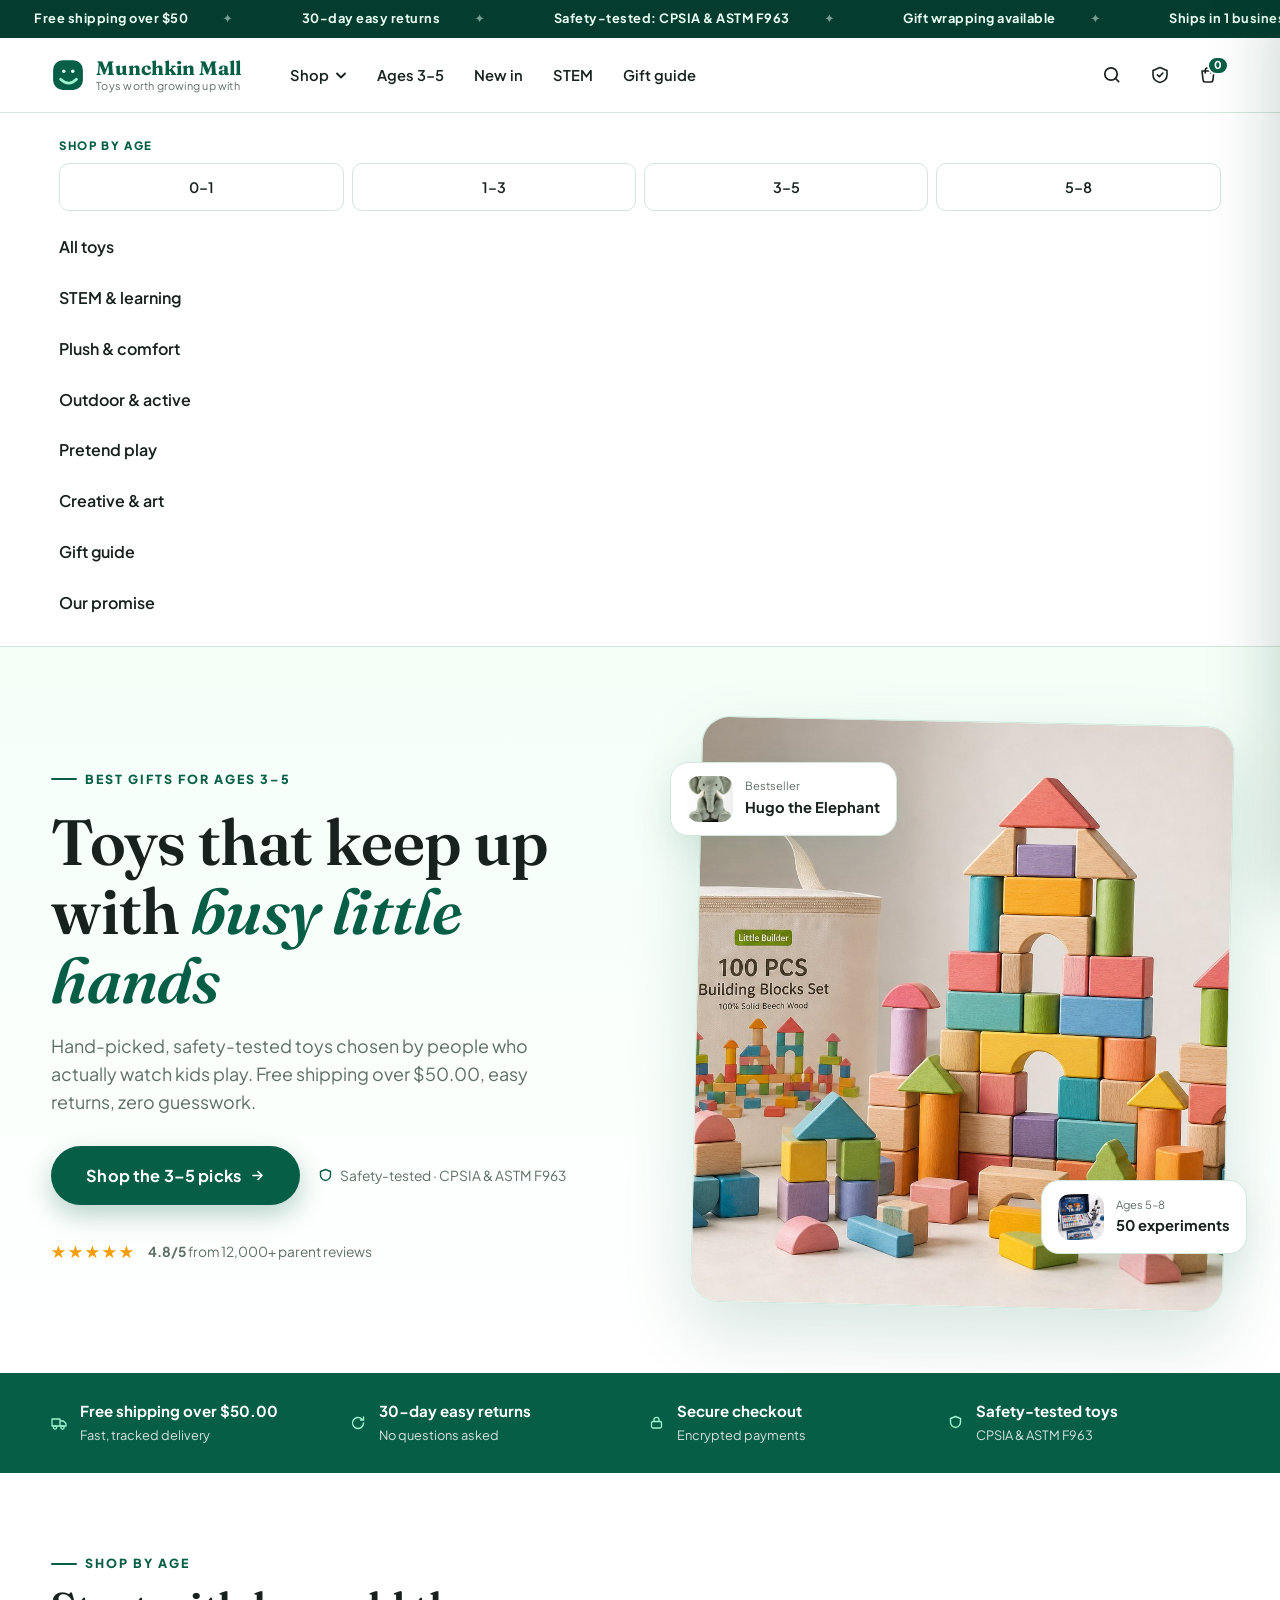
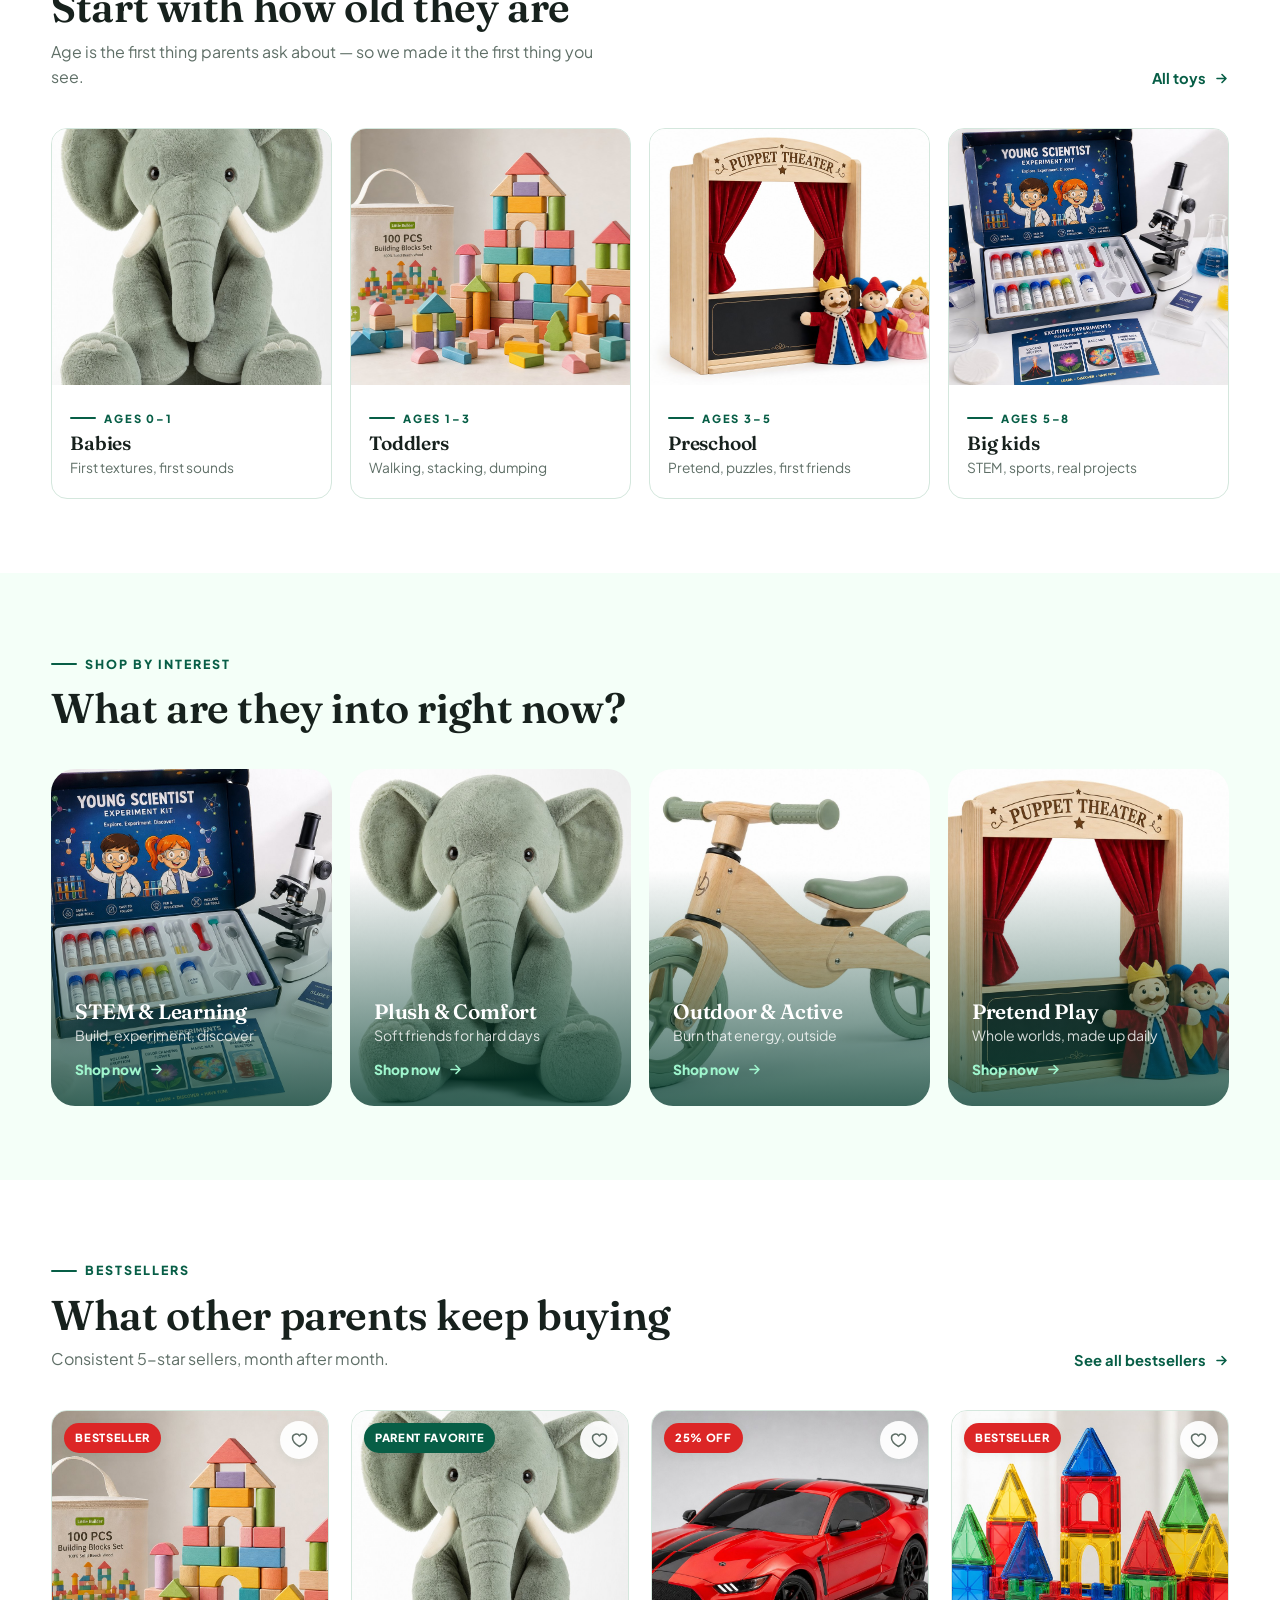
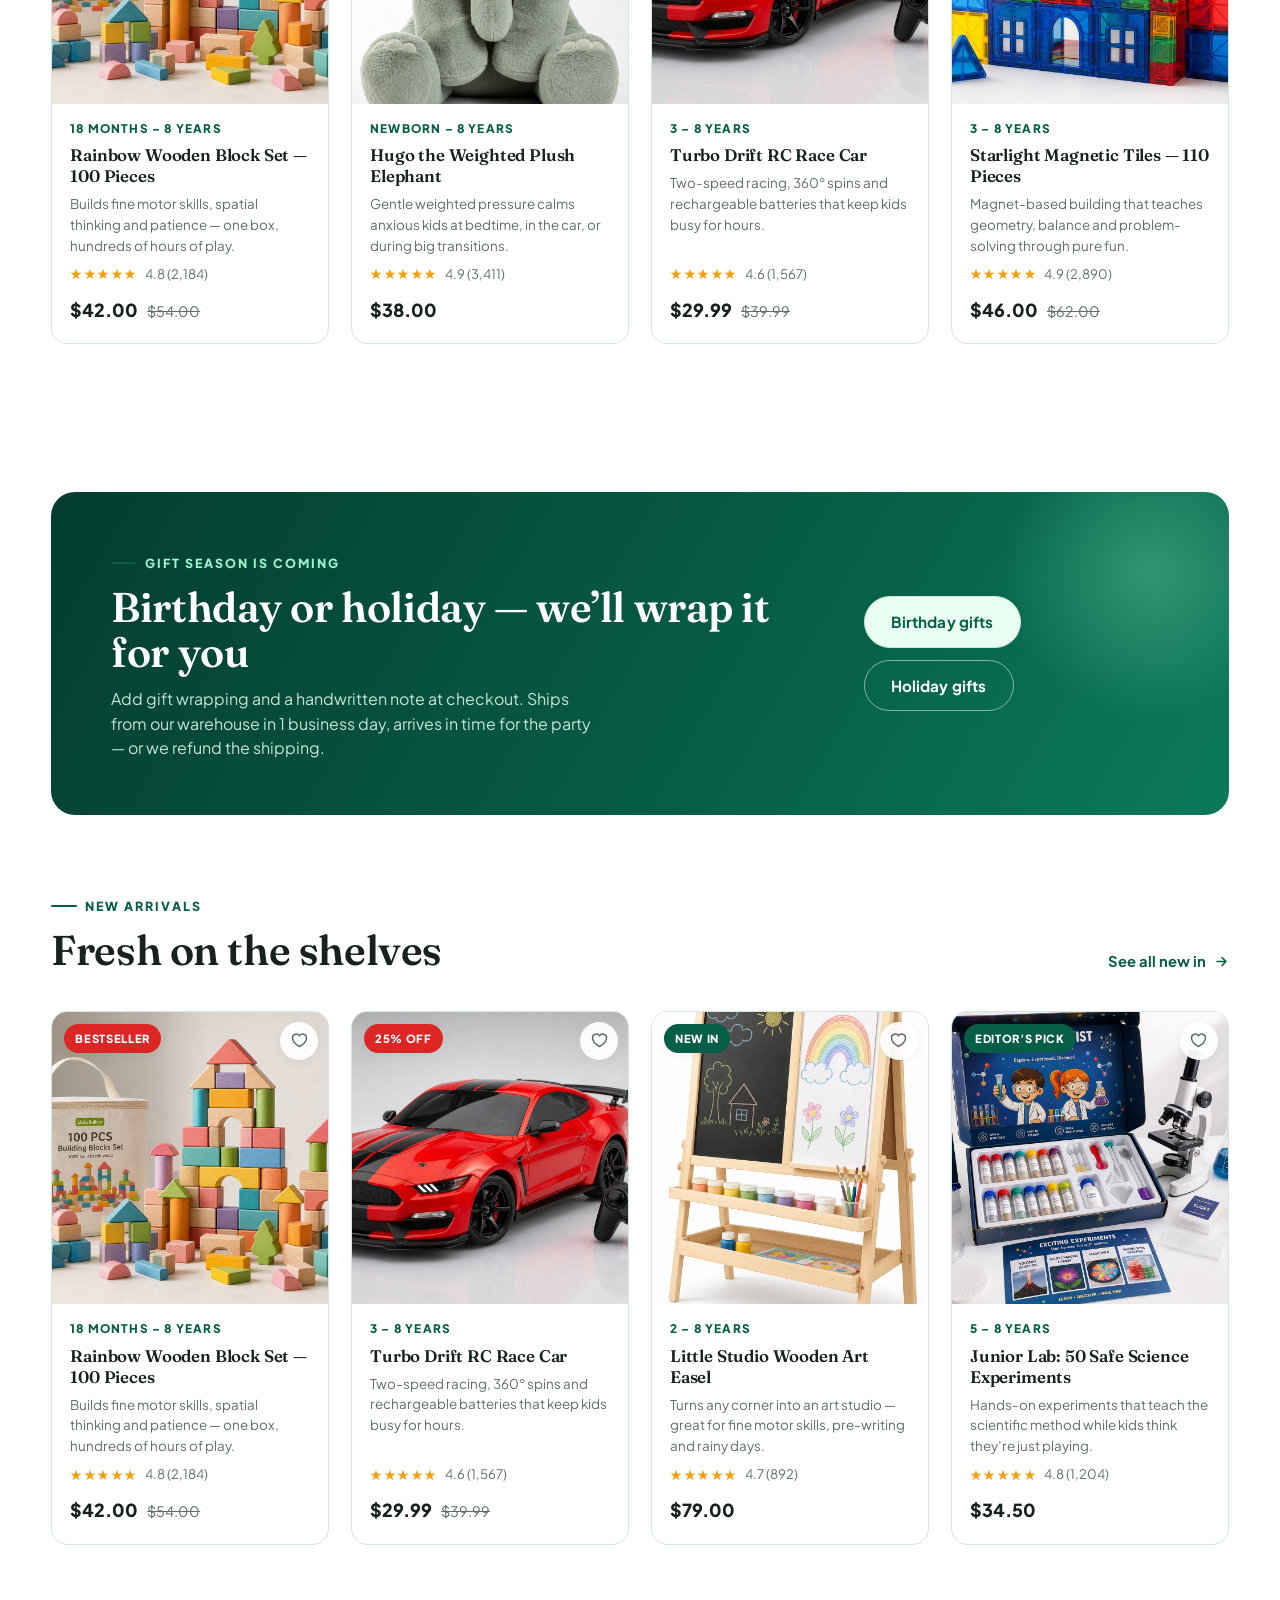
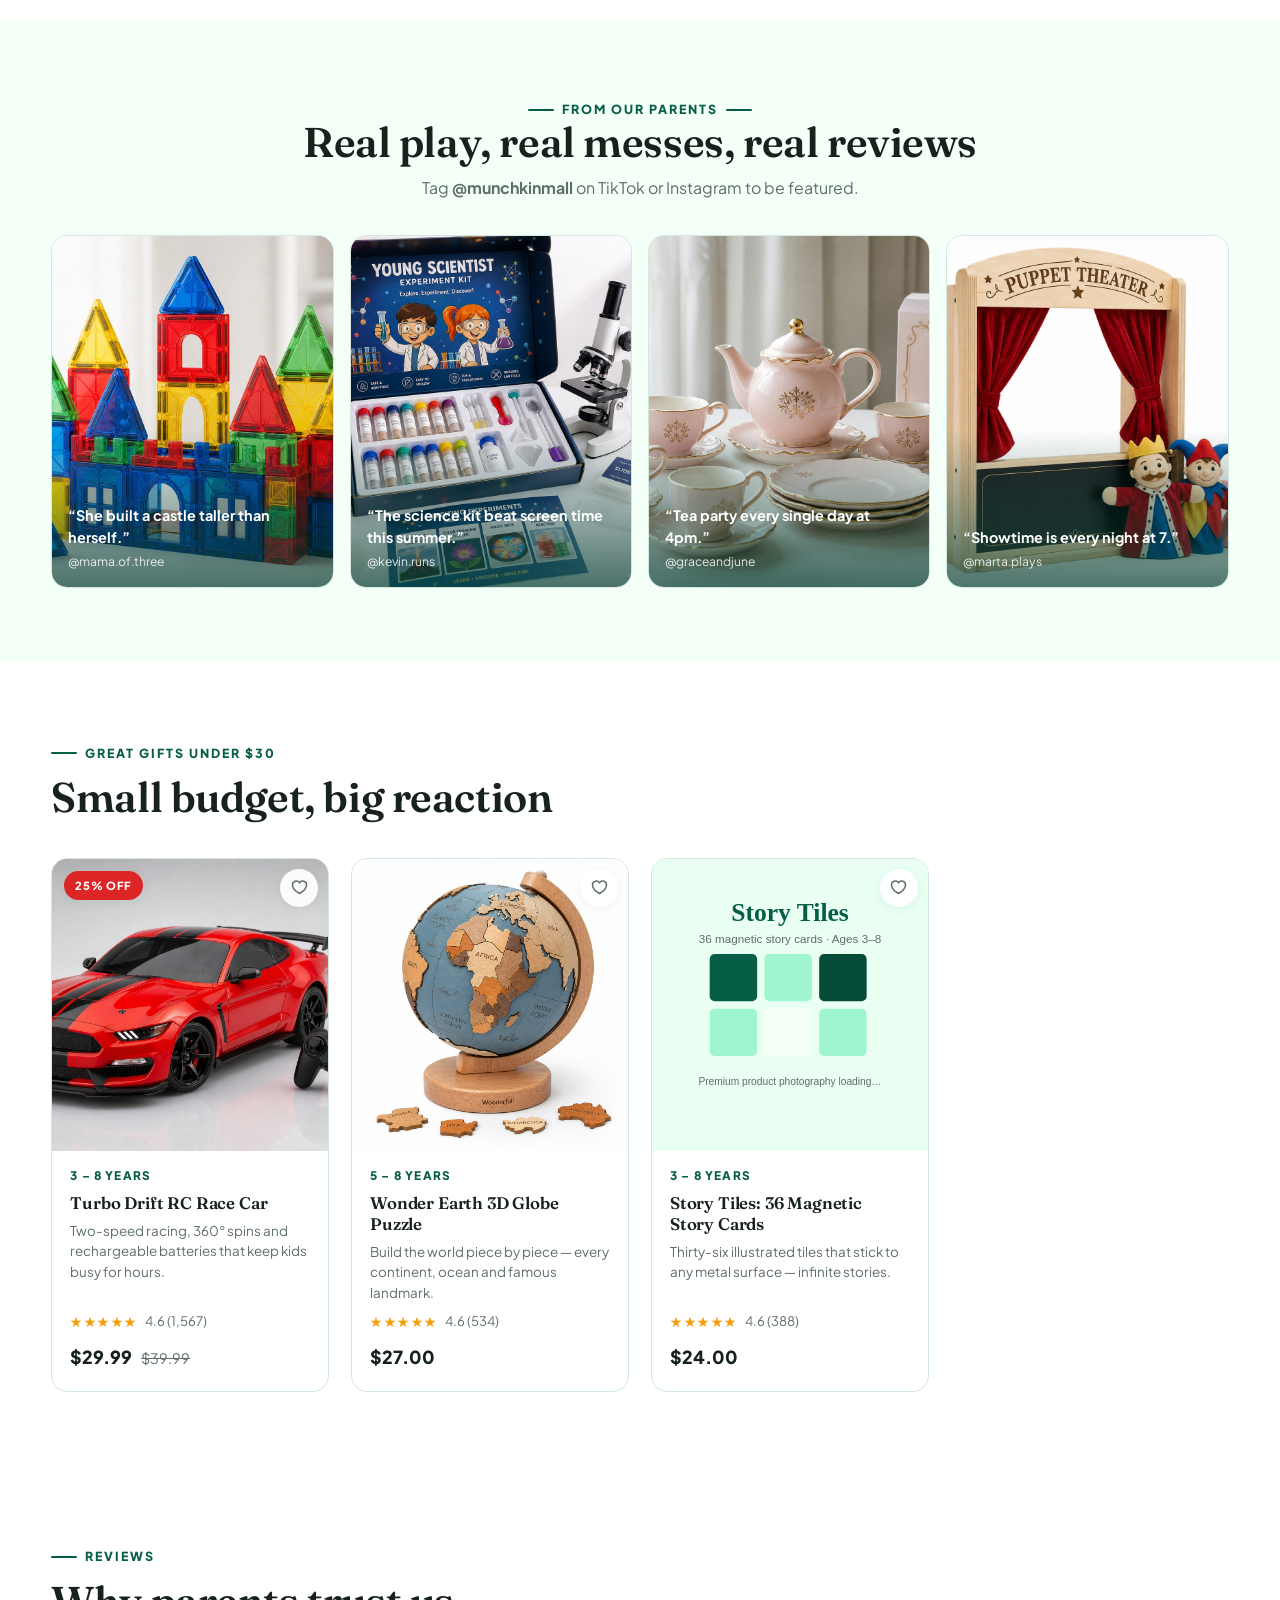
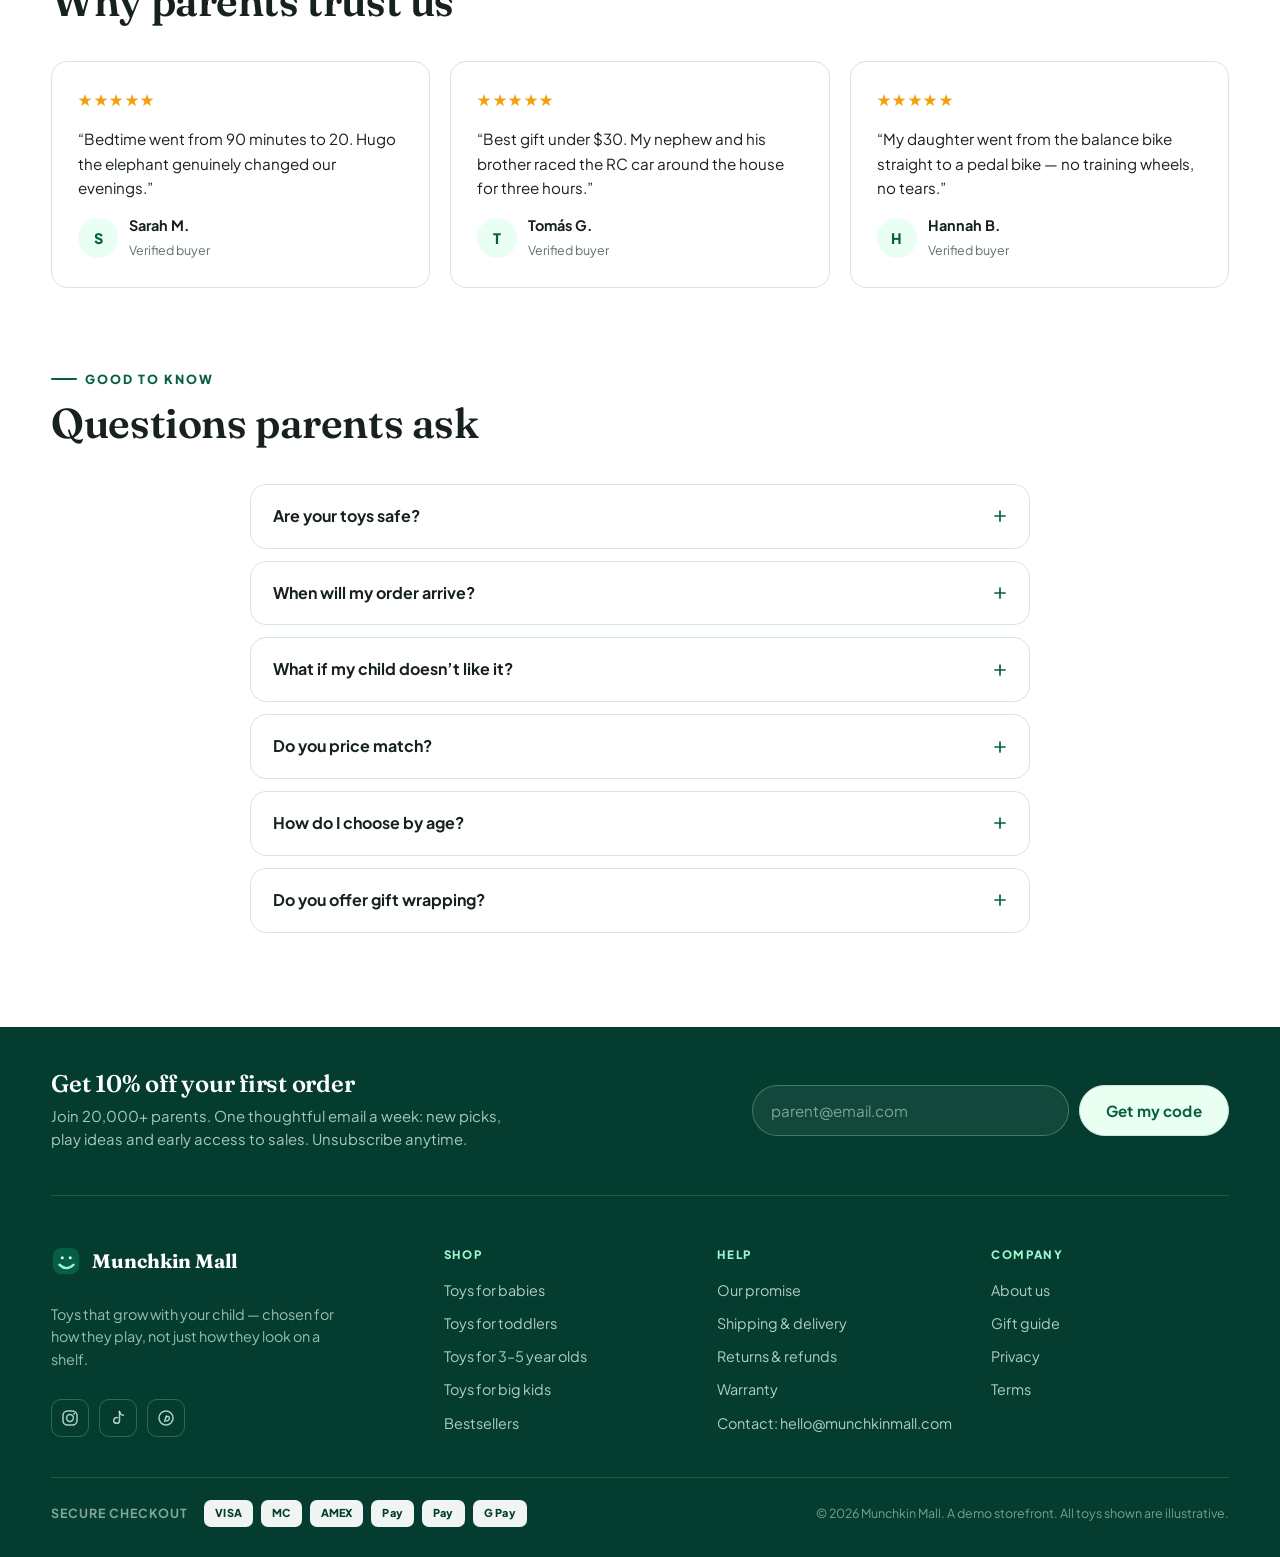
<file: munchkinmall/index.html>
<!DOCTYPE html>
<html lang="en">
<head>
  <meta charset="UTF-8" />
  <meta name="viewport" content="width=device-width, initial-scale=1.0" />
  <title>Munchkin Mall — Thoughtfully Chosen Toys for Ages 0–8</title>
  <meta name="description" content="Munchkin Mall curates safe, development-boosting toys for babies, toddlers and kids. Shop by age, interest and occasion — with free shipping over $50, easy returns and safety-tested picks." />
  <link rel="icon" href="../favicon.svg" type="image/svg+xml" />
  <link rel="preconnect" href="https://fonts.googleapis.com" />
  <link rel="preconnect" href="https://fonts.gstatic.com" crossorigin />
  <link href="https://fonts.googleapis.com/css2?family=Fraunces:ital,opsz,wght@0,9..144,500;0,9..144,600;0,9..144,700;1,9..144,600&family=Plus+Jakarta+Sans:wght@400;500;600;700;800&display=swap" rel="stylesheet" />
  <link rel="stylesheet" href="styles.css" />
</head>
<body>
  <!-- ============ ANNOUNCEMENT BAR ============ -->
  <div class="announce-bar">
    <div class="announce-track" id="announceTrack"></div>
  </div>

  <!-- ============ HEADER ============ -->
  <header class="site-header" id="siteHeader">
    <div class="header-inner">
      <a href="#/" class="brand" data-nav>
        <span class="brand-mark" aria-hidden="true">
          <svg viewBox="0 0 32 32" width="34" height="34">
            <rect x="2" y="2" width="28" height="28" rx="9" fill="#075E46"/>
            <path d="M9 20c2.6 2.4 5.2 3.6 7.6 3.6 2.6 0 5-1.2 7.4-3.6" stroke="#9ff5cd" stroke-width="2.6" fill="none" stroke-linecap="round"/>
            <circle cx="12" cy="12.5" r="1.6" fill="#E8FFF2"/>
            <circle cx="20.5" cy="12.5" r="1.6" fill="#E8FFF2"/>
          </svg>
        </span>
        <span class="brand-text">
          <span class="brand-name">Munchkin Mall</span>
          <span class="brand-tag">Toys worth growing up with</span>
        </span>
      </a>

      <nav class="main-nav" aria-label="Main">
        <div class="nav-drop">
          <button class="nav-link nav-drop-trigger" data-drop="shop" aria-expanded="false">
            Shop
            <svg width="12" height="12" viewBox="0 0 12 12" aria-hidden="true"><path d="M2 4.5 6 8.5l4-4" stroke="currentColor" stroke-width="1.8" fill="none" stroke-linecap="round" stroke-linejoin="round"/></svg>
          </button>
          <div class="drop-panel" data-drop-panel="shop">
            <div class="drop-col">
              <p class="drop-title">Shop by age</p>
              <a href="#/shop?age=0-1">Babies 0–1</a>
              <a href="#/shop?age=1-3">Toddlers 1–3</a>
              <a href="#/shop?age=3-5">Preschool 3–5</a>
              <a href="#/shop?age=5-8">Big kids 5–8</a>
            </div>
            <div class="drop-col">
              <p class="drop-title">Shop by interest</p>
              <a href="#/shop?interest=stem">STEM &amp; learning</a>
              <a href="#/shop?interest=plush">Plush &amp; comfort</a>
              <a href="#/shop?interest=outdoor">Outdoor &amp; active</a>
              <a href="#/shop?interest=pretend">Pretend play</a>
              <a href="#/shop?interest=creative">Creative &amp; art</a>
            </div>
            <div class="drop-col">
              <p class="drop-title">Shop by occasion</p>
              <a href="#/shop?occasion=birthday">Birthday gifts</a>
              <a href="#/shop?occasion=holiday">Christmas &amp; holidays</a>
              <a href="#/shop?occasion=newbaby">New baby</a>
              <a href="#/shop?occasion=stocking">Stocking stuffers</a>
            </div>
            <div class="drop-feature">
              <p class="drop-title">This season</p>
              <a href="#/shop?tag=bestseller" class="drop-feature-card">
                <img src="assets/p01-main.jpg" alt="" loading="lazy" />
                <span>Bestsellers under $30</span>
              </a>
            </div>
          </div>
        </div>
        <a class="nav-link" href="#/shop?age=3-5" data-nav>Ages 3–5</a>
        <a class="nav-link" href="#/shop?tag=new" data-nav>New in</a>
        <a class="nav-link" href="#/shop?interest=stem" data-nav>STEM</a>
        <a class="nav-link" href="#/gift-guide" data-nav>Gift guide</a>
      </nav>

      <div class="header-actions">
        <button class="icon-btn" id="searchToggle" aria-label="Search toys">
          <svg width="20" height="20" viewBox="0 0 20 20" fill="none" aria-hidden="true"><circle cx="9" cy="9" r="6.2" stroke="currentColor" stroke-width="1.7"/><path d="m13.5 13.5 3.2 3.2" stroke="currentColor" stroke-width="1.7" stroke-linecap="round"/></svg>
        </button>
        <a class="icon-btn hide-sm" href="#/about" data-nav aria-label="Our promise">
          <svg width="20" height="20" viewBox="0 0 20 20" fill="none" aria-hidden="true"><path d="M10 2.5 3 5.5v4.6c0 4 2.9 6.6 7 7.4 4.1-.8 7-3.4 7-7.4V5.5L10 2.5Z" stroke="currentColor" stroke-width="1.6" stroke-linejoin="round"/><path d="m7.4 9.9 1.9 1.9 3.6-3.8" stroke="currentColor" stroke-width="1.6" stroke-linecap="round" stroke-linejoin="round"/></svg>
        </a>
        <button class="icon-btn cart-btn" id="cartToggle" aria-label="Open cart">
          <svg width="20" height="20" viewBox="0 0 20 20" fill="none" aria-hidden="true"><path d="M4 6h12l-1.1 9.2a2 2 0 0 1-2 1.8H7.1a2 2 0 0 1-2-1.8L4 6Z" stroke="currentColor" stroke-width="1.6" stroke-linejoin="round"/><path d="M7.2 8V5.6a2.8 2.8 0 0 1 5.6 0V8" stroke="currentColor" stroke-width="1.6" stroke-linecap="round"/></svg>
          <span class="cart-count" id="cartCount" hidden>0</span>
        </button>
        <button class="icon-btn menu-btn" id="menuToggle" aria-label="Open menu" aria-expanded="false">
          <svg width="20" height="20" viewBox="0 0 20 20" fill="none" aria-hidden="true"><path d="M3 6h14M3 10h14M3 14h14" stroke="currentColor" stroke-width="1.8" stroke-linecap="round"/></svg>
        </button>
      </div>
    </div>

    <!-- search sheet -->
    <div class="search-sheet" id="searchSheet" hidden>
      <div class="search-sheet-inner">
        <svg width="20" height="20" viewBox="0 0 20 20" fill="none" aria-hidden="true"><circle cx="9" cy="9" r="6.2" stroke="currentColor" stroke-width="1.7"/><path d="m13.5 13.5 3.2 3.2" stroke="currentColor" stroke-width="1.7" stroke-linecap="round"/></svg>
        <input type="search" id="searchInput" placeholder="Search toys, e.g. “dollhouse”, “gift for a 3 year old”…" autocomplete="off" />
        <button class="search-close" id="searchClose" aria-label="Close search">Esc</button>
      </div>
      <div class="search-suggest" id="searchSuggest">
        <span class="search-suggest-label">Popular searches</span>
        <div class="search-suggest-tags">
          <a href="#/shop?age=1-3" data-nav>toddler toys</a>
          <a href="#/shop?interest=stem" data-nav>STEM kits</a>
          <a href="#/shop?occasion=birthday" data-nav>birthday gifts</a>
          <a href="#/shop?interest=plush" data-nav>plush friends</a>
        </div>
      </div>
    </div>

    <!-- mobile drawer -->
    <div class="mobile-menu" id="mobileMenu" hidden>
      <div class="mobile-menu-head">
        <p class="drop-title">Shop by age</p>
        <div class="mobile-age-row">
          <a href="#/shop?age=0-1" data-nav>0–1</a>
          <a href="#/shop?age=1-3" data-nav>1–3</a>
          <a href="#/shop?age=3-5" data-nav>3–5</a>
          <a href="#/shop?age=5-8" data-nav>5–8</a>
        </div>
      </div>
      <a href="#/shop" data-nav>All toys</a>
      <a href="#/shop?interest=stem" data-nav>STEM &amp; learning</a>
      <a href="#/shop?interest=plush" data-nav>Plush &amp; comfort</a>
      <a href="#/shop?interest=outdoor" data-nav>Outdoor &amp; active</a>
      <a href="#/shop?interest=pretend" data-nav>Pretend play</a>
      <a href="#/shop?interest=creative" data-nav>Creative &amp; art</a>
      <a href="#/gift-guide" data-nav>Gift guide</a>
      <a href="#/about" data-nav>Our promise</a>
    </div>
  </header>

  <!-- ============ APP ROOT ============ -->
  <main id="app" class="app" tabindex="-1"></main>

  <!-- ============ FOOTER ============ -->
  <footer class="site-footer">
    <div class="footer-newsletter">
      <div>
        <h3>Get 10% off your first order</h3>
        <p>Join 20,000+ parents. One thoughtful email a week: new picks, play ideas and early access to sales. Unsubscribe anytime.</p>
      </div>
      <form class="newsletter-form" id="newsletterForm">
        <input type="email" required placeholder="parent@email.com" aria-label="Email address" />
        <button type="submit" class="btn btn-light">Get my code</button>
      </form>
      <p class="newsletter-note" id="newsletterNote" hidden>🎉 Check your inbox — code <strong>MALL10</strong> is waiting for you.</p>
    </div>

    <div class="footer-main">
      <div class="footer-col footer-brand">
        <div class="brand">
          <span class="brand-mark" aria-hidden="true">
            <svg viewBox="0 0 32 32" width="30" height="30">
              <rect x="2" y="2" width="28" height="28" rx="9" fill="#075E46"/>
              <path d="M9 20c2.6 2.4 5.2 3.6 7.6 3.6 2.6 0 5-1.2 7.4-3.6" stroke="#9ff5cd" stroke-width="2.6" fill="none" stroke-linecap="round"/>
              <circle cx="12" cy="12.5" r="1.6" fill="#E8FFF2"/>
              <circle cx="20.5" cy="12.5" r="1.6" fill="#E8FFF2"/>
            </svg>
          </span>
          <span class="brand-name">Munchkin Mall</span>
        </div>
        <p>Toys that grow with your child — chosen for how they play, not just how they look on a shelf.</p>
        <div class="footer-social">
          <a href="#/about" data-nav aria-label="Instagram">
            <svg width="18" height="18" viewBox="0 0 18 18" fill="none"><rect x="2" y="2" width="14" height="14" rx="4.5" stroke="currentColor" stroke-width="1.5"/><circle cx="9" cy="9" r="3.4" stroke="currentColor" stroke-width="1.5"/><circle cx="13.2" cy="4.8" r="1" fill="currentColor"/></svg>
          </a>
          <a href="#/about" data-nav aria-label="TikTok">
            <svg width="18" height="18" viewBox="0 0 18 18" fill="none"><path d="M10.5 2.5v8.9a2.9 2.9 0 1 1-2.9-2.9c.3 0 .6 0 .9.1" stroke="currentColor" stroke-width="1.5" stroke-linecap="round" stroke-linejoin="round"/><path d="M10.5 2.5c.3 2 1.8 3.5 3.9 3.7" stroke="currentColor" stroke-width="1.5" stroke-linecap="round"/></svg>
          </a>
          <a href="#/about" data-nav aria-label="Pinterest">
            <svg width="18" height="18" viewBox="0 0 18 18" fill="none"><circle cx="9" cy="9" r="7" stroke="currentColor" stroke-width="1.5"/><path d="M7.6 12.4 9.4 7" stroke="currentColor" stroke-width="1.5" stroke-linecap="round"/><path d="M9.9 7.6c1.3-.6 2.7.3 2.5 1.7-.2 1.6-1.6 2.7-3 2.4" stroke="currentColor" stroke-width="1.5" stroke-linecap="round"/></svg>
          </a>
        </div>
      </div>

      <div class="footer-col">
        <p class="drop-title">Shop</p>
        <a href="#/shop?age=0-1" data-nav>Toys for babies</a>
        <a href="#/shop?age=1-3" data-nav>Toys for toddlers</a>
        <a href="#/shop?age=3-5" data-nav>Toys for 3–5 year olds</a>
        <a href="#/shop?age=5-8" data-nav>Toys for big kids</a>
        <a href="#/shop?tag=bestseller" data-nav>Bestsellers</a>
      </div>

      <div class="footer-col">
        <p class="drop-title">Help</p>
        <a href="#/about" data-nav>Our promise</a>
        <a href="#/policies/shipping" data-nav>Shipping &amp; delivery</a>
        <a href="#/policies/returns" data-nav>Returns &amp; refunds</a>
        <a href="#/policies/warranty" data-nav>Warranty</a>
        <a href="#/about" data-nav>Contact: hello@munchkinmall.com</a>
      </div>

      <div class="footer-col">
        <p class="drop-title">Company</p>
        <a href="#/about" data-nav>About us</a>
        <a href="#/gift-guide" data-nav>Gift guide</a>
        <a href="#/policies/privacy" data-nav>Privacy</a>
        <a href="#/policies/terms" data-nav>Terms</a>
      </div>
    </div>

    <div class="footer-payments">
      <span class="footer-payments-label">Secure checkout</span>
      <div class="pay-icons" aria-label="Accepted payment methods">
        <span class="pay-icon">VISA</span>
        <span class="pay-icon">MC</span>
        <span class="pay-icon">AMEX</span>
        <span class="pay-icon">Pay</span>
        <span class="pay-icon">Pay</span>
        <span class="pay-icon">G Pay</span>
      </div>
      <p class="footer-legal">© <span id="year"></span> Munchkin Mall. A demo storefront. All toys shown are illustrative.</p>
    </div>
  </footer>

  <!-- ============ CART DRAWER ============ -->
  <div class="cart-overlay" id="cartOverlay" hidden></div>
  <aside class="cart-drawer" id="cartDrawer" aria-label="Shopping cart" aria-hidden="true">
    <div class="cart-drawer-head">
      <h2>Your cart <span id="cartDrawerCount" class="cart-drawer-count"></span></h2>
      <button class="cart-close" id="cartClose" aria-label="Close cart">
        <svg width="18" height="18" viewBox="0 0 18 18" fill="none"><path d="m4 4 10 10M14 4 4 14" stroke="currentColor" stroke-width="1.8" stroke-linecap="round"/></svg>
      </button>
    </div>

    <div class="ship-progress" id="shipProgress">
      <div class="ship-progress-bar"><span id="shipProgressFill"></span></div>
      <p id="shipProgressText"></p>
    </div>

    <div class="cart-drawer-body" id="cartBody"></div>

    <div class="cart-drawer-foot" id="cartFoot">
      <div class="cart-upsell" id="cartUpsell"></div>
      <div class="cart-subtotal-row">
        <span>Subtotal</span>
        <strong id="cartSubtotal">$0.00</strong>
      </div>
      <p class="cart-note" id="cartShippingNote">Shipping calculated at checkout</p>
      <button class="btn btn-primary btn-block" id="checkoutBtn">Checkout · <span id="checkoutTotal">$0.00</span></button>
      <p class="cart-trust">
        <svg width="14" height="14" viewBox="0 0 14 14" fill="none"><rect x="2" y="6" width="10" height="6.5" rx="1.4" stroke="currentColor" stroke-width="1.3"/><path d="M4.4 6V4.6a2.6 2.6 0 0 1 5.2 0V6" stroke="currentColor" stroke-width="1.3"/></svg>
        Secure checkout · 30-day returns · Safety-tested toys
      </p>
    </div>
  </aside>

  <!-- ============ EMAIL POPUP ============ -->
  <div class="popup-overlay" id="popupOverlay" hidden>
    <div class="popup" role="dialog" aria-modal="true" aria-labelledby="popupTitle">
      <button class="popup-close" id="popupClose" aria-label="Close">
        <svg width="16" height="16" viewBox="0 0 16 16" fill="none"><path d="m4 4 8 8M12 4l-8 8" stroke="currentColor" stroke-width="1.7" stroke-linecap="round"/></svg>
      </button>
      <p class="popup-eyebrow">A little thank-you</p>
      <h3 id="popupTitle">Take 10% off your first Munchkin Mall order</h3>
      <p>We'll email your code plus one weekly idea for playing with what you already own. No spam, ever.</p>
      <form class="popup-form" id="popupForm">
        <input type="email" required placeholder="parent@email.com" aria-label="Email address" />
        <button type="submit" class="btn btn-primary">Send my code</button>
      </form>
      <button class="popup-later" id="popupLater">No thanks, I'll pay full price</button>
    </div>
  </div>

  <div class="toast" id="toast" role="status" aria-live="polite"></div>

  <script src="data.js"></script>
  <script src="app.js"></script>
</body>
</html>
</file>
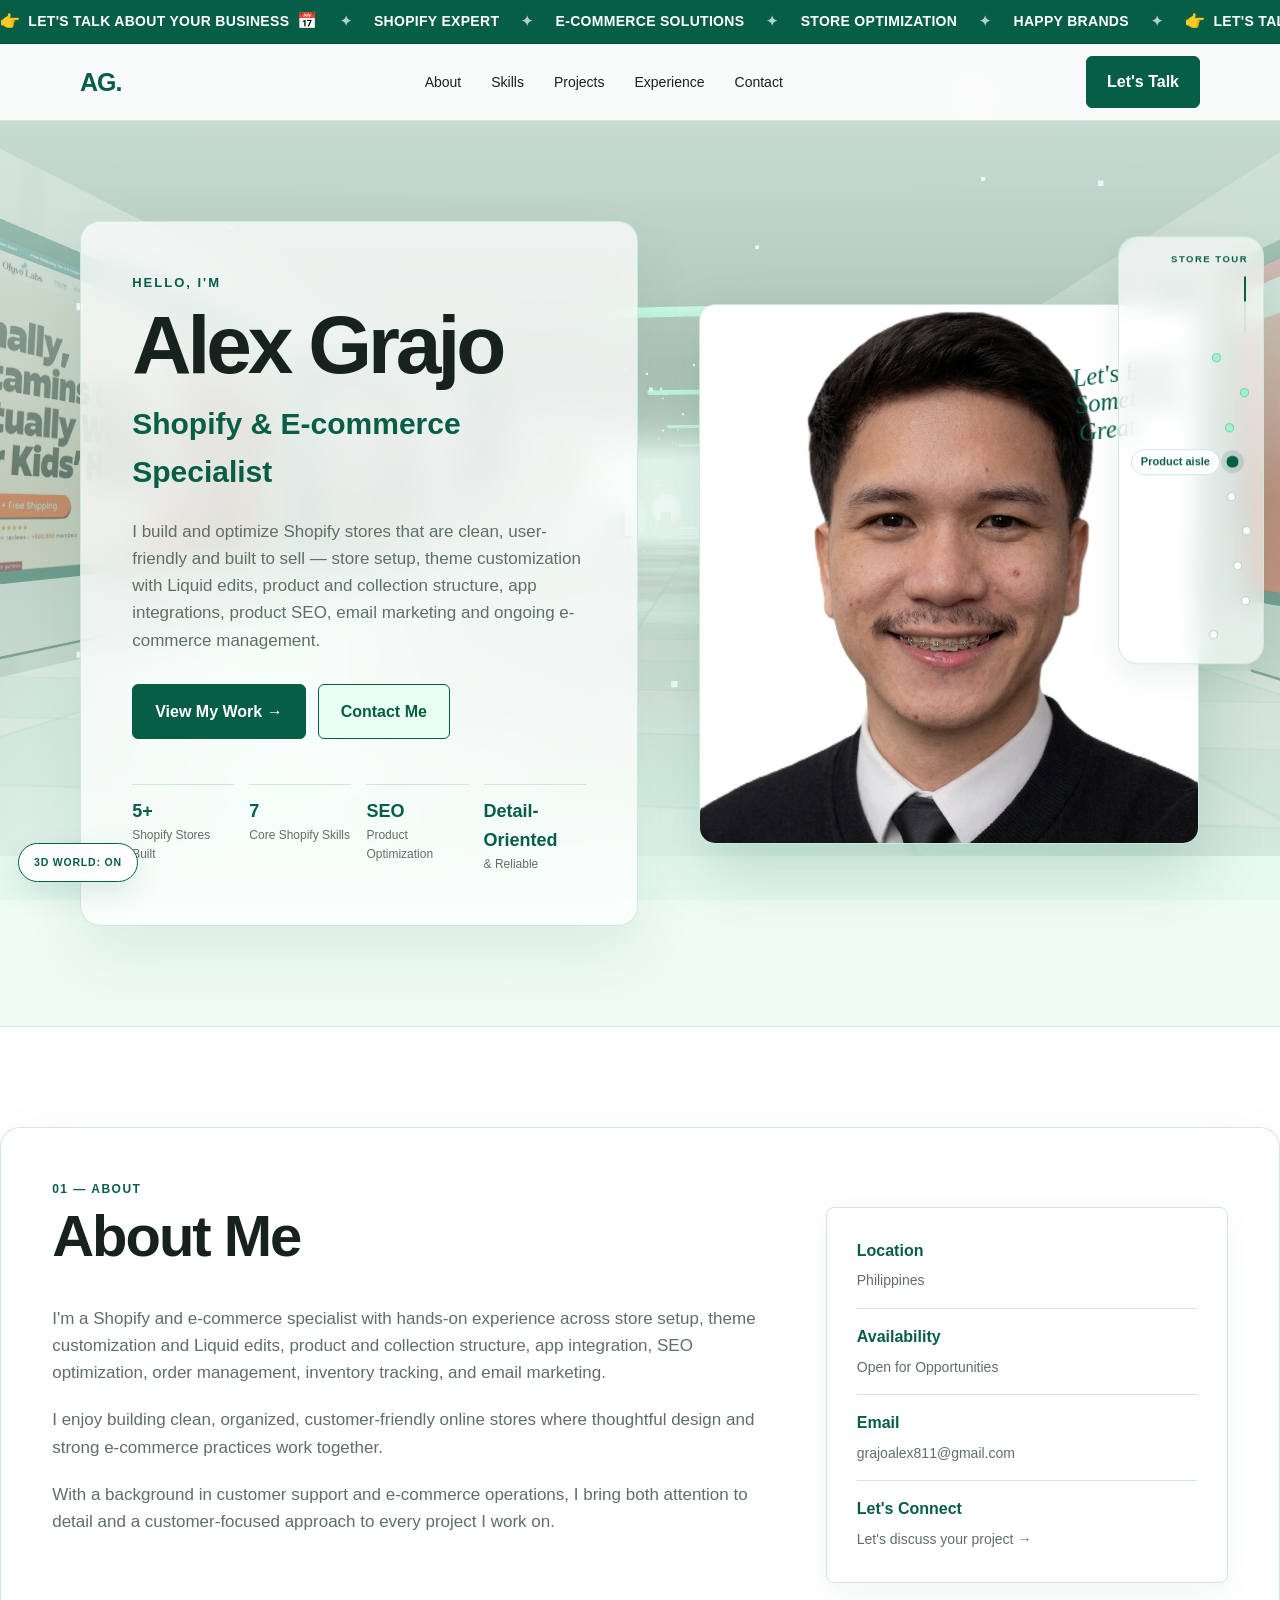
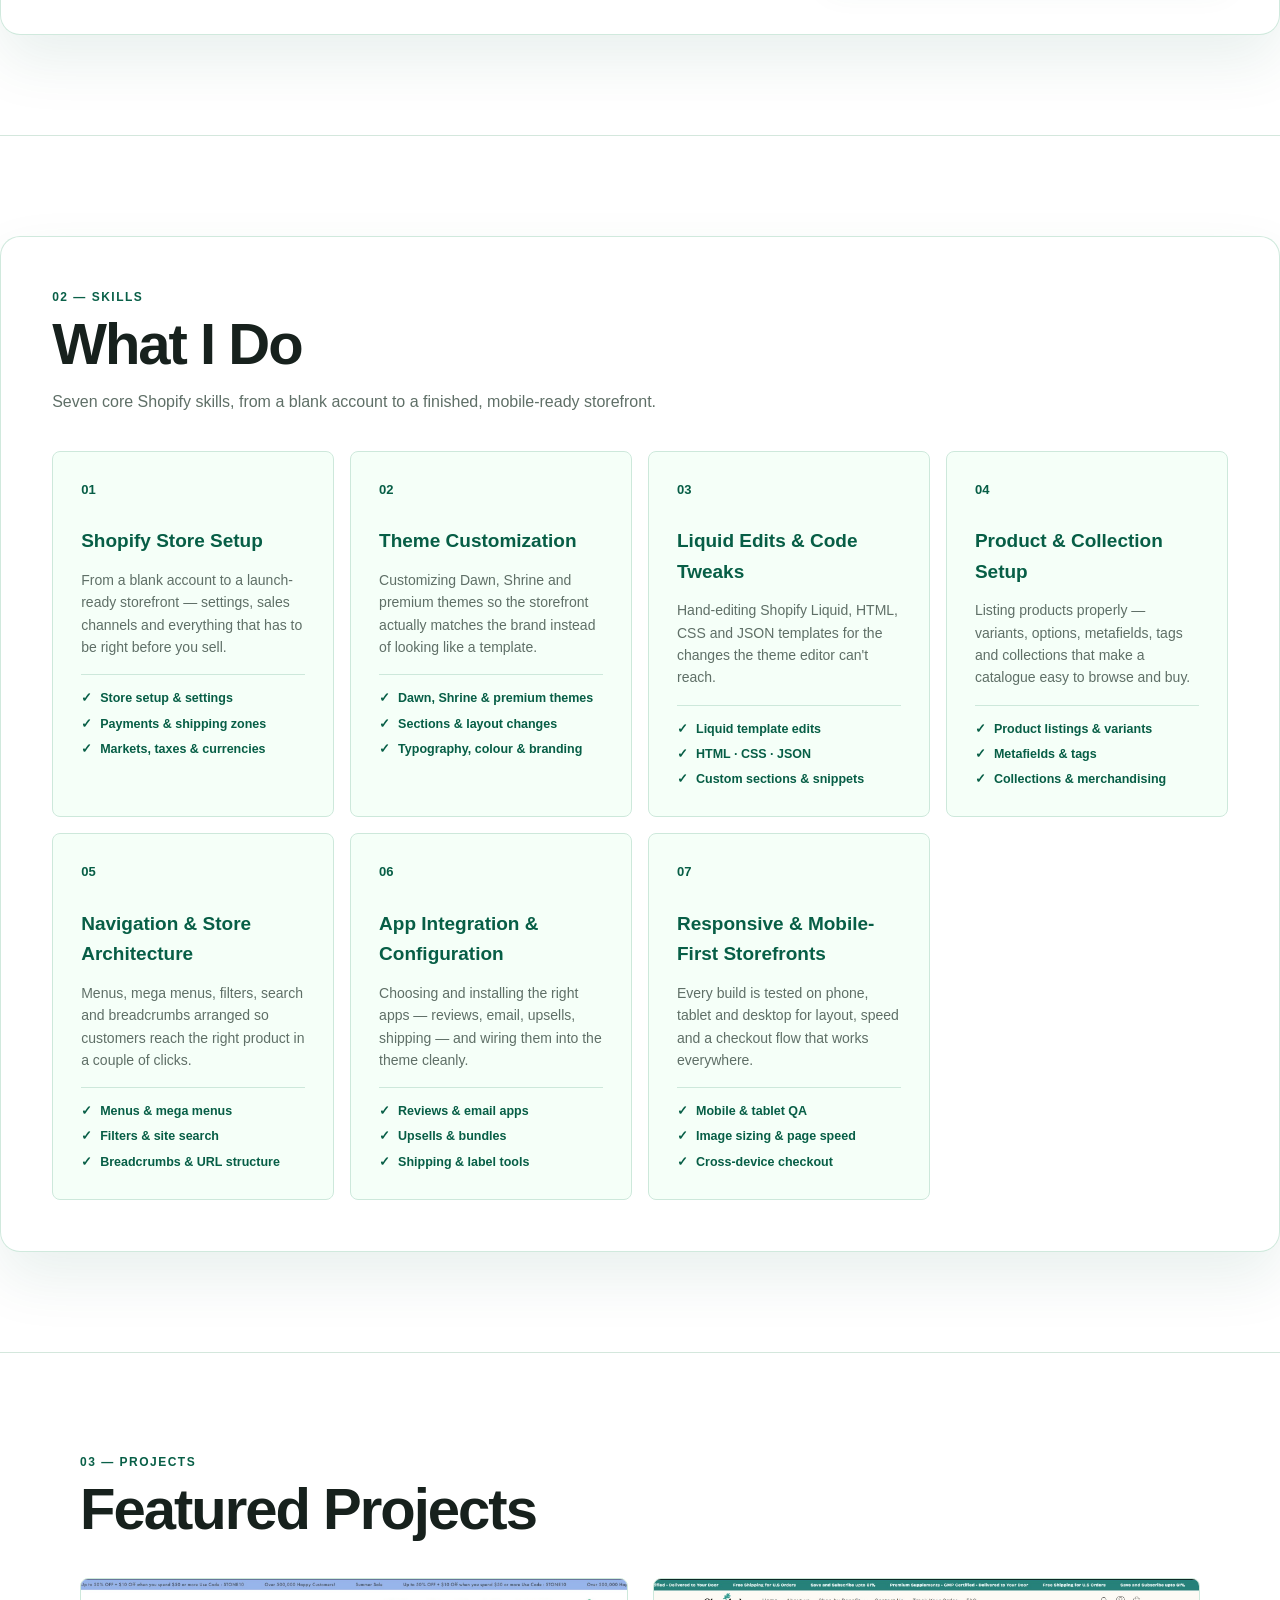
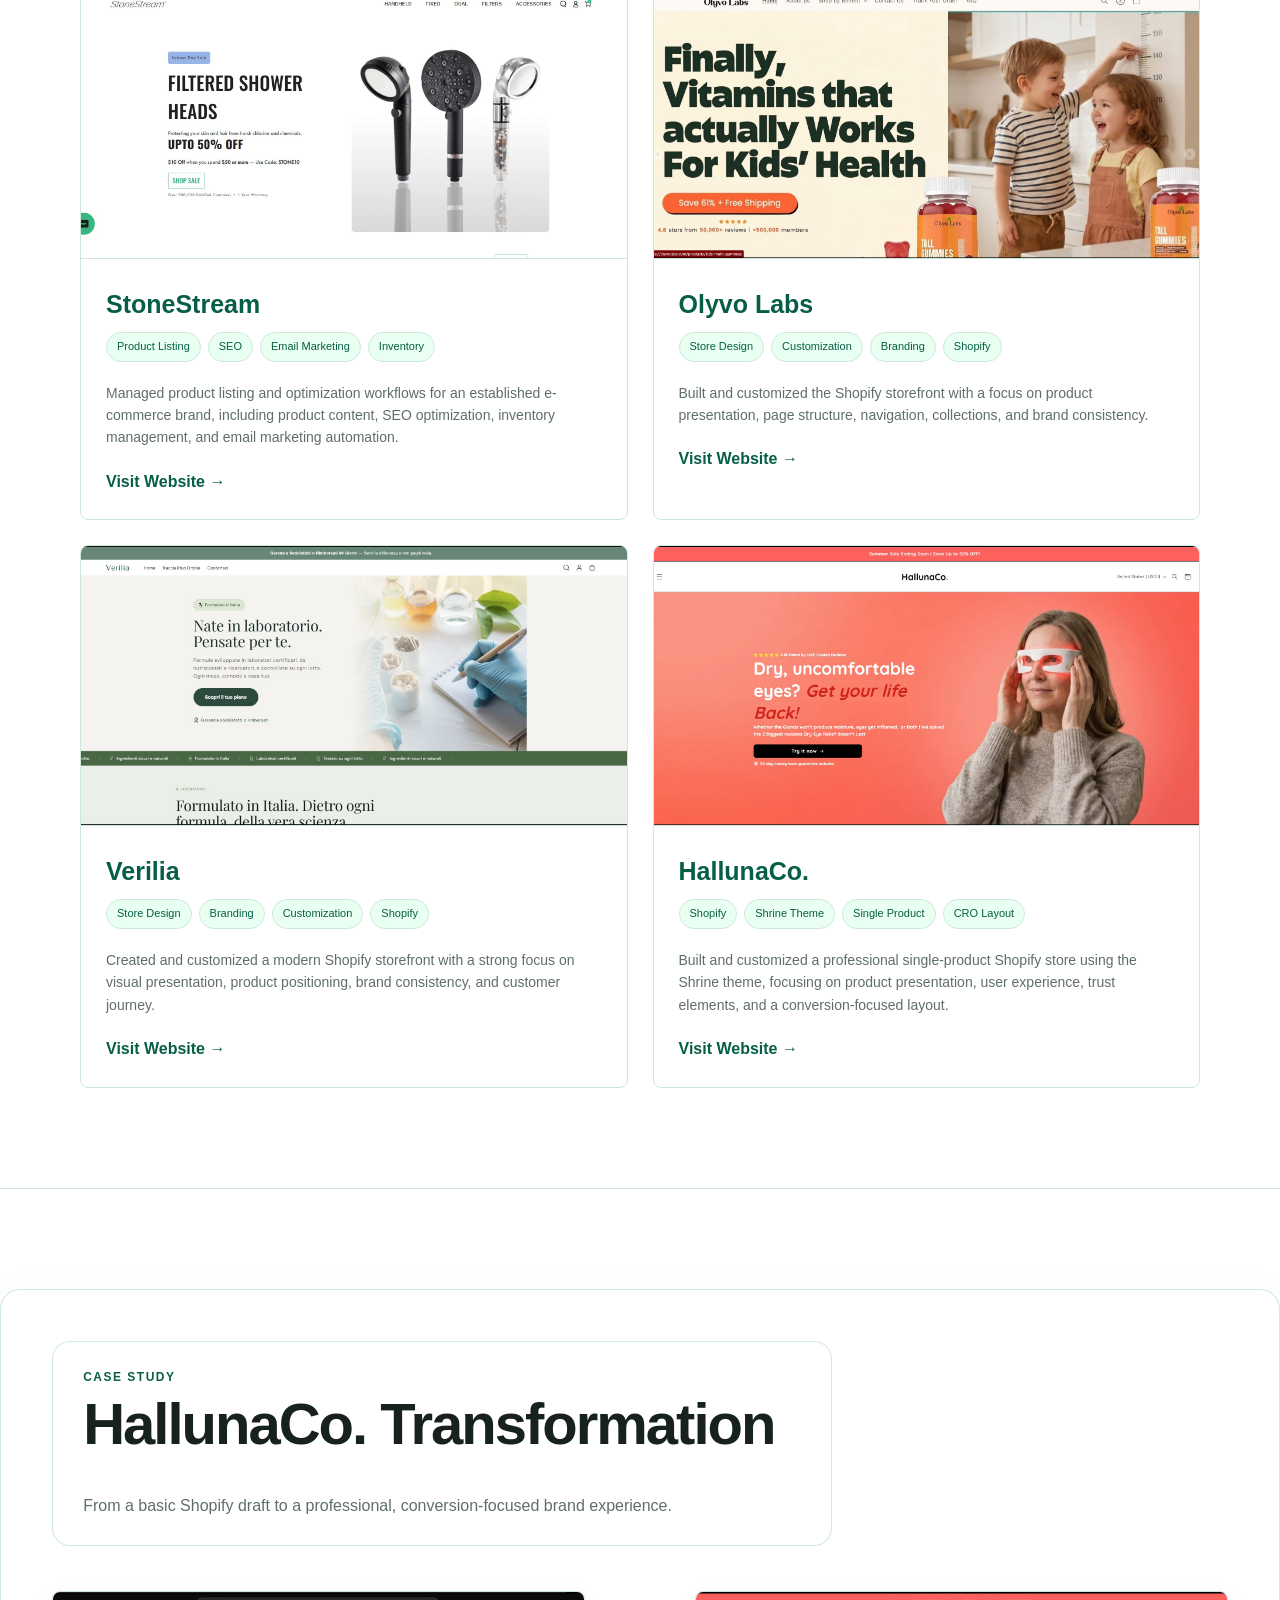
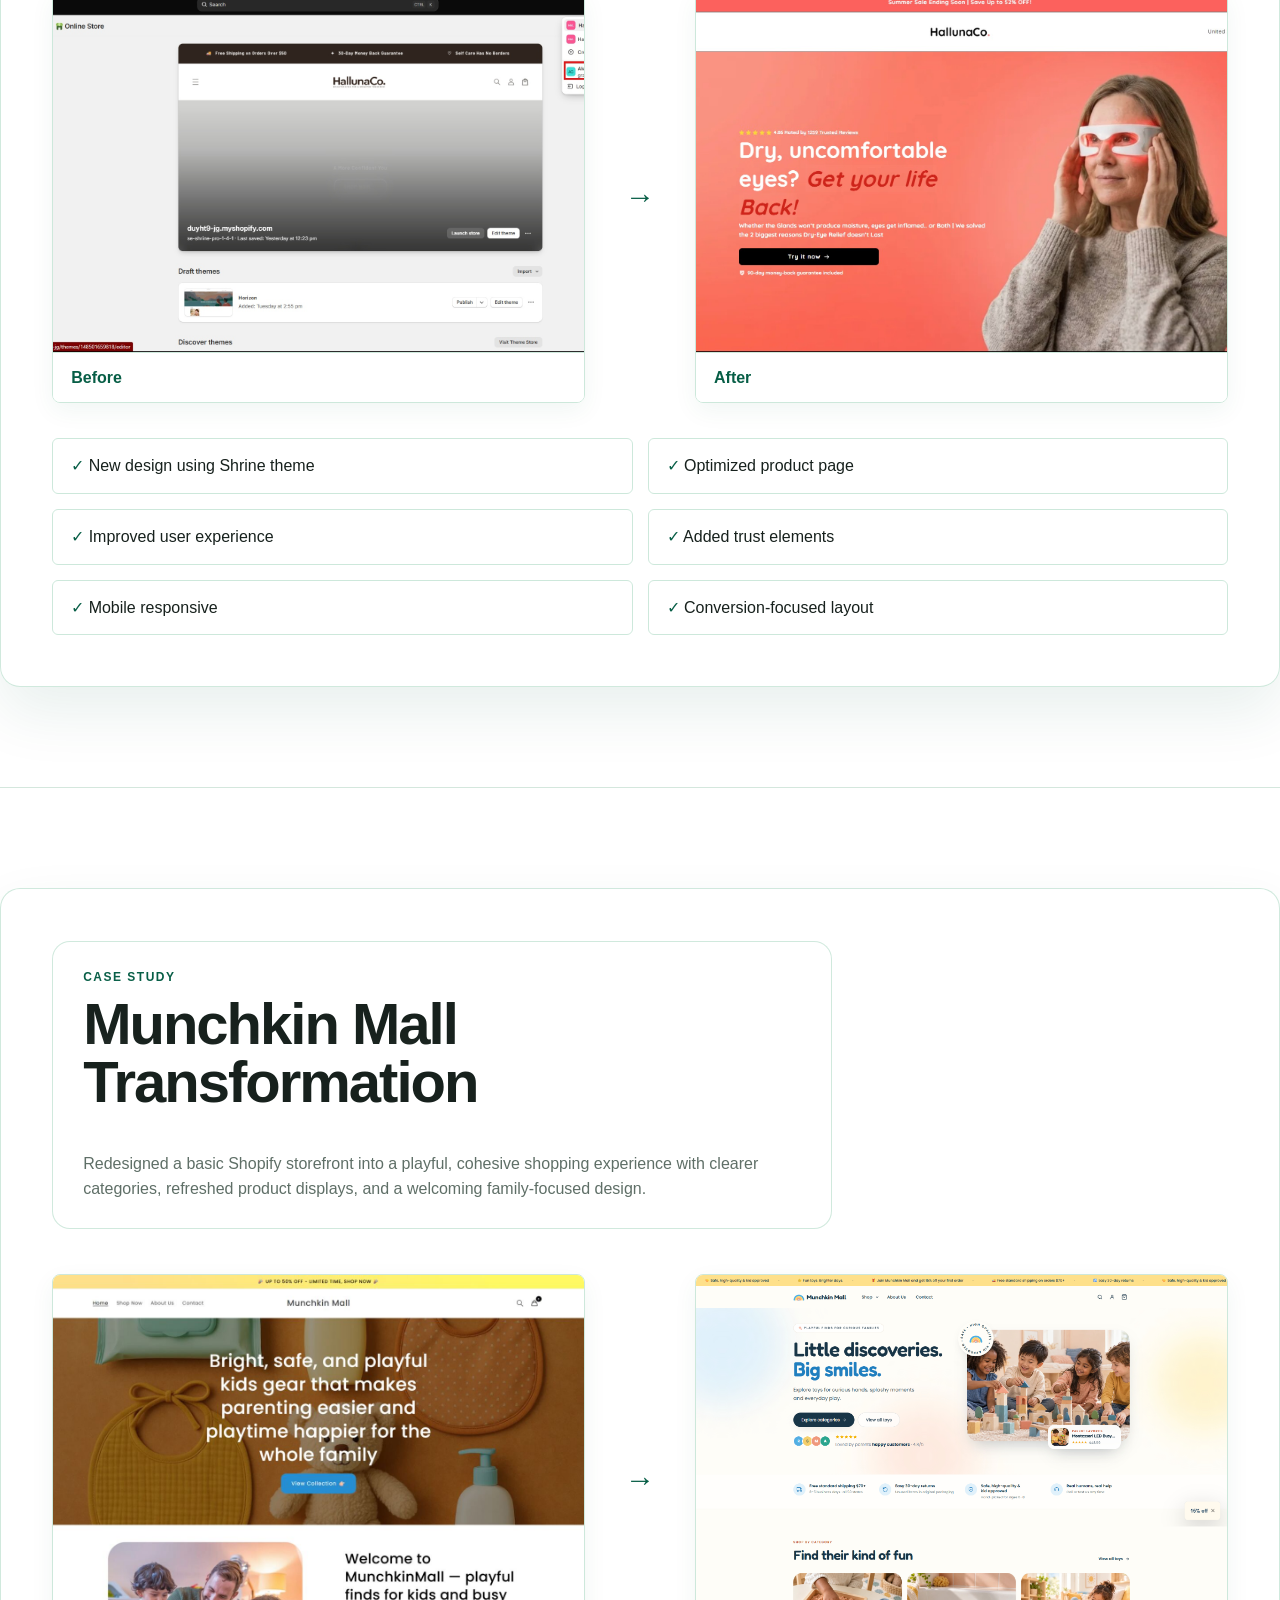
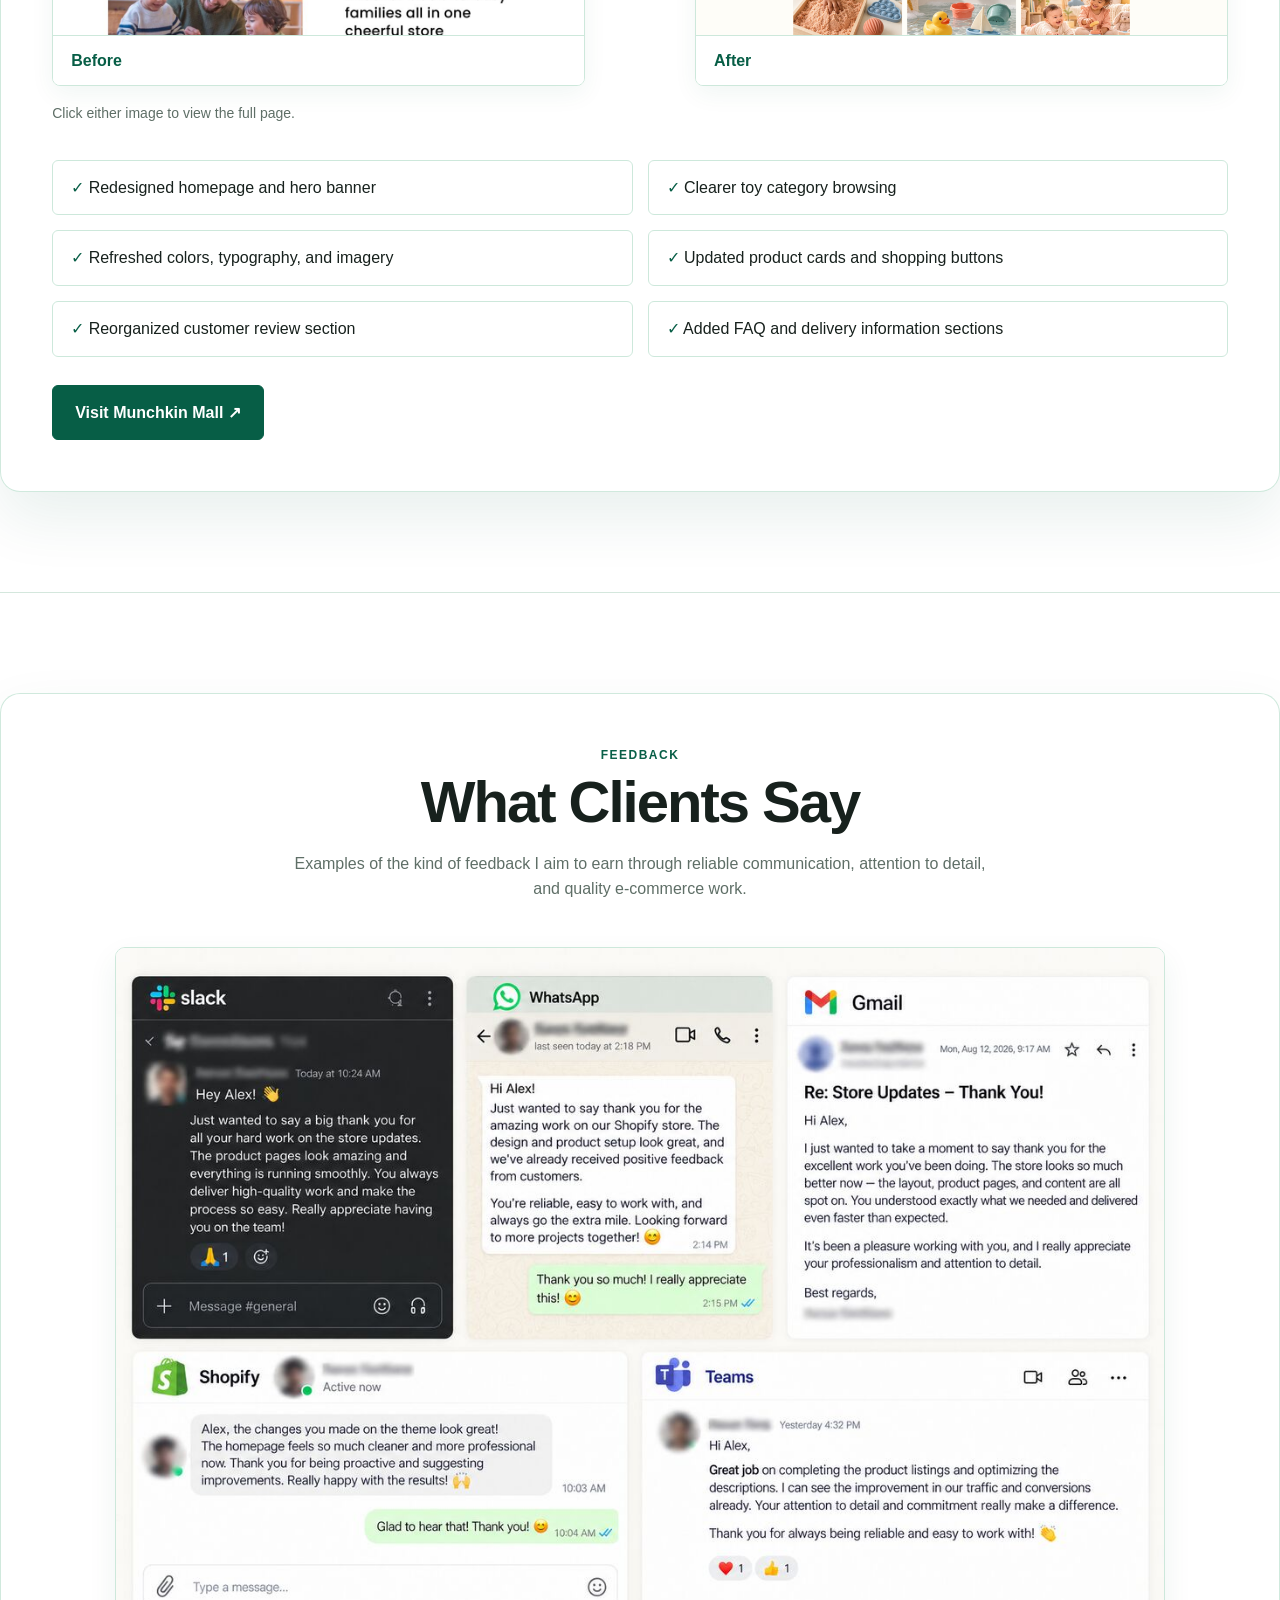
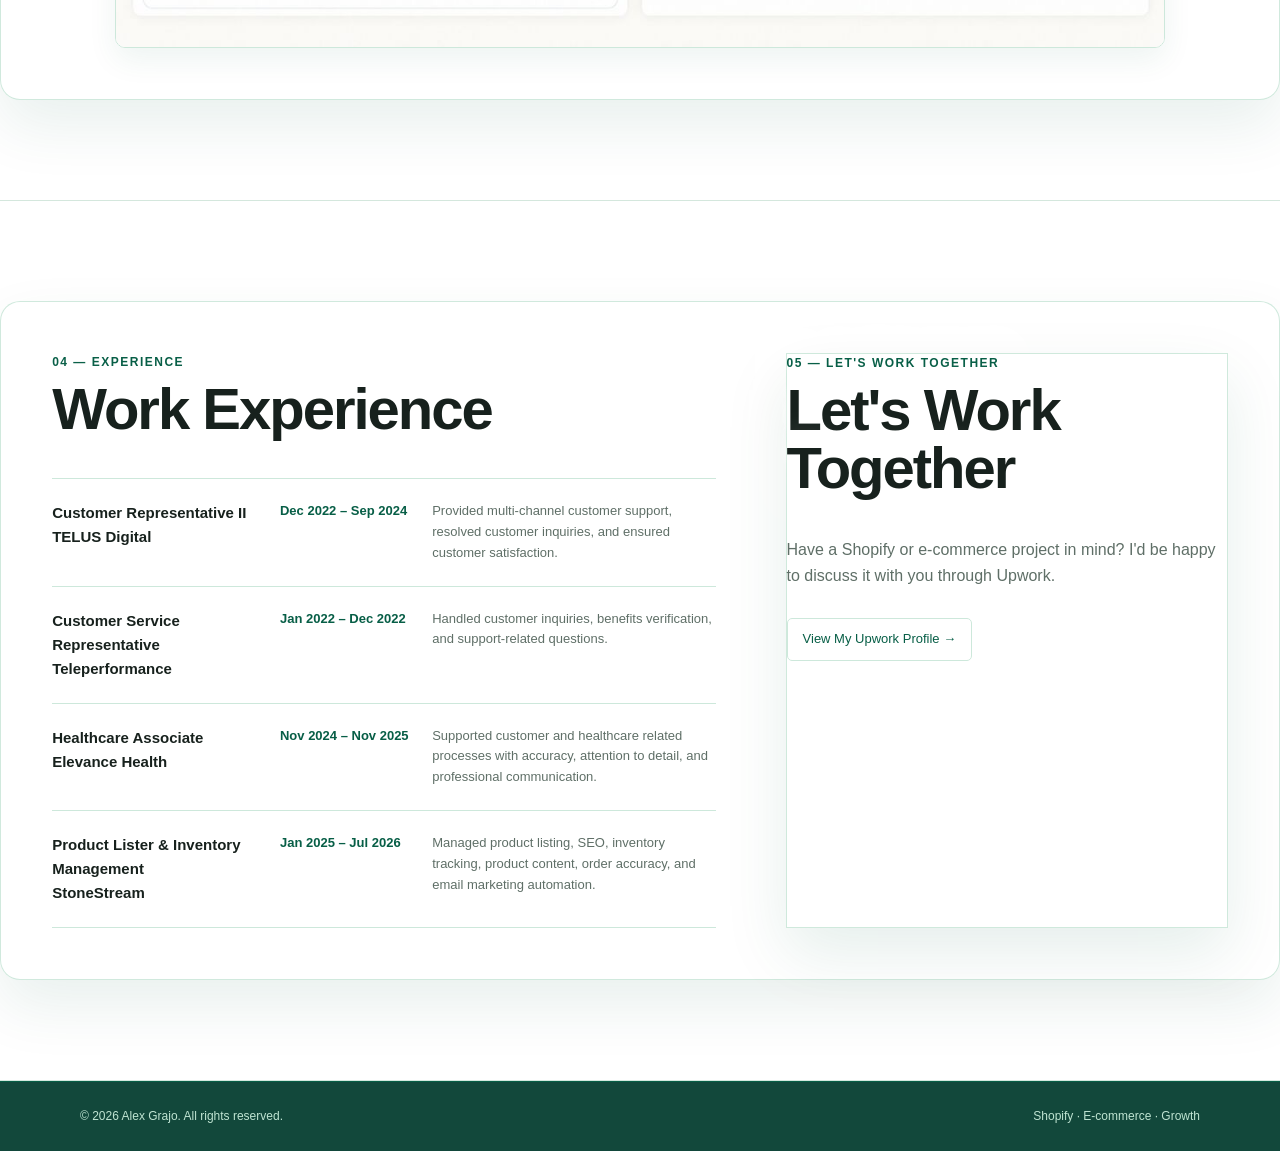
<file: upwork.html>
<!DOCTYPE html>
<html lang="en">

<head>

    <meta charset="UTF-8">

    <meta name="viewport" content="width=device-width, initial-scale=1.0">

    <title>Alex Grajo | Shopify & E-commerce Specialist</title>

    <meta
        name="description"
        content="Alex Grajo is a Shopify specialist focused on store setup, theme customization, Liquid edits, product and collection structure, app integration, product SEO, customer management and e-commerce growth."
    >

    <link rel="canonical" href="https://alexgrajo.github.io/upwork.html">

    <meta property="og:type" content="website">
    <meta property="og:site_name" content="Alex Grajo">
    <meta property="og:title" content="Alex Grajo | Shopify &amp; E-commerce Specialist">
    <meta property="og:description" content="Shopify and e-commerce specialist building clean, conversion-focused stores: setup, theme customization, Liquid edits, SEO and store management.">
    <meta property="og:url" content="https://alexgrajo.github.io/upwork.html">
    <meta property="og:image" content="https://alexgrajo.github.io/images/alex-photo.jpg">
    <meta name="twitter:card" content="summary_large_image">
    <meta name="theme-color" content="#075E46">

    <link rel="stylesheet" href="style.css">

</head>


<body>

    <!-- =========================================
         3D STORE JOURNEY (decorative background)
         The camera walks through a Shopify store as
         you scroll. Hidden if WebGL is unavailable.
         ========================================= -->

    <canvas id="bg3d" class="bg-3d" aria-hidden="true"></canvas>

    <nav
        class="journey-rail"
        id="journeyRail"
        aria-label="3D store tour progress"
    ></nav>

    <button
        type="button"
        class="journey-toggle"
        id="toggle3d"
        aria-pressed="true"
    >
        3D world: on
    </button>


    <!-- TOP MARQUEE -->
<div class="alex-marquee">
  <div class="alex-marquee-track">

    <!-- SET 1 -->
    <div class="alex-marquee-content">
      <a
        href="https://calendar.app.google/ESJeCoB843cVoZxm7"
        target="_blank"
        rel="noopener noreferrer"
        class="marquee-link"
      >
        <span class="marquee-arrow">👉</span>
        <span>Let's Talk About Your Business</span>
        <span class="marquee-calendar">📅</span>
      </a>

      <span class="marquee-divider">✦</span>

      <span>Shopify Expert</span>

      <span class="marquee-divider">✦</span>

      <span>E-Commerce Solutions</span>

      <span class="marquee-divider">✦</span>

      <span>Store Optimization</span>

      <span class="marquee-divider">✦</span>

      <span>Happy Brands</span>

      <span class="marquee-divider">✦</span>
    </div>

    <!-- SET 2 — DUPLICATE FOR SEAMLESS LOOP -->
    <div class="alex-marquee-content">
      <a
        href="https://calendar.app.google/ESJeCoB843cVoZxm7"
        target="_blank"
        rel="noopener noreferrer"
        class="marquee-link"
      >
        <span class="marquee-arrow">👉</span>
        <span>Let's Talk About Your Business</span>
        <span class="marquee-calendar">📅</span>
      </a>

      <span class="marquee-divider">✦</span>

      <span>Shopify Expert</span>

      <span class="marquee-divider">✦</span>

      <span>E-Commerce Solutions</span>

      <span class="marquee-divider">✦</span>

      <span>Store Optimization</span>

      <span class="marquee-divider">✦</span>

      <span>Happy Brands</span>

      <span class="marquee-divider">✦</span>
    </div>

  </div>
</div>


    <!-- =========================================
         HEADER / NAVIGATION
         ========================================= -->

    <header class="site-header">

        <div class="container navbar">

            <a href="#home" class="logo">
                AG.
            </a>


            <nav>

                <ul class="nav-links">

                    <li>
                        <a href="#about">About</a>
                    </li>

                    <li>
                        <a href="#skills">Skills</a>
                    </li>

                    <li>
                        <a href="#projects">Projects</a>
                    </li>

                    <li>
                        <a href="#experience">Experience</a>
                    </li>

                    <li>
                        <a href="#contact">Contact</a>
                    </li>

                </ul>

            </nav>


            <a href="#contact" class="nav-button">
                Let's Talk
            </a>


            <button
                class="menu-toggle"
                aria-label="Open navigation menu"
                aria-expanded="false"
            >
                ☰
            </button>

        </div>

    </header>



    <main>


        <!-- =========================================
             HERO
             ========================================= -->

        <section class="hero" id="home">

            <div class="container hero-grid">


                <!-- Hero Text -->

                <div class="hero-content glass">

                    <div class="hero-label">
                        HELLO, I'M
                    </div>


                    <h1>
                        Alex Grajo
                    </h1>


                    <div class="hero-title">
                        Shopify & E-commerce Specialist
                    </div>


                    <p class="hero-description">

                        I build and optimize Shopify stores that are clean,
                        user-friendly and built to sell — store setup, theme
                        customization with Liquid edits, product and collection
                        structure, app integrations, product SEO, email
                        marketing and ongoing e-commerce management.

                    </p>


                    <div class="hero-buttons">

                        <a
                            href="#projects"
                            class="button button-dark"
                        >
                            View My Work →
                        </a>


                        <a
                            href="#contact"
                            class="button button-light"
                        >
                            Contact Me
                        </a>

                    </div>


                    <!-- Small Stats -->

                    <div class="hero-stats">

                        <div class="stat">

                            <strong>
                                5+
                            </strong>

                            <span>
                                Shopify Stores Built
                            </span>

                        </div>


                        <div class="stat">

                            <strong>
                                7
                            </strong>

                            <span>
                                Core Shopify Skills
                            </span>

                        </div>


                        <div class="stat">

                            <strong>
                                SEO
                            </strong>

                            <span>
                                Product Optimization
                            </span>

                        </div>


                        <div class="stat">

                            <strong>
                                Detail-Oriented
                            </strong>

                            <span>
                                & Reliable
                            </span>

                        </div>

                    </div>

                </div>



                <!-- Hero Photo -->

                <div class="hero-photo-wrapper">

                    <img
                        src="images/alex-photo.jpg"
                        alt="Alex Grajo"
                        class="hero-photo"
                    >


                    <div class="hero-note">

                        Let's Build
                        Something
                        Great

                    </div>

                </div>

            </div>

        </section>



        <!-- =========================================
             ABOUT
             ========================================= -->

        <section id="about">

            <div class="container glass">

                <div class="section-label">
                    01 — ABOUT
                </div>


                <div class="about-grid">


                    <div>

                        <h2 class="section-title">
                            About Me
                        </h2>


                        <div class="about-text">

                            <p>

                                I'm a Shopify and e-commerce specialist with
                                hands-on experience across store setup,
                                theme customization and Liquid edits, product
                                and collection structure, app integration,
                                SEO optimization, order management, inventory
                                tracking, and email marketing.

                            </p>


                            <p>

                                I enjoy building clean, organized,
                                customer-friendly online stores where
                                thoughtful design and strong e-commerce
                                practices work together.

                            </p>


                            <p>

                                With a background in customer support and
                                e-commerce operations, I bring both
                                attention to detail and a customer-focused
                                approach to every project I work on.

                            </p>

                        </div>

                    </div>



                    <!-- Information Card -->

                    <div class="info-card">


                        <div class="info-item">

                            <strong>
                                Location
                            </strong>

                            <span>
                                Philippines
                            </span>

                        </div>


                        <div class="info-item">

                            <strong>
                                Availability
                            </strong>

                            <span>
                                Open for Opportunities
                            </span>

                        </div>


                        <div class="info-item">

                            <strong>
                                Email
                            </strong>

                            <span>
                                grajoalex811@gmail.com
                            </span>

                        </div>


                        <div class="info-item">

                            <strong>
                                Let's Connect
                            </strong>

                            <span>
                                Let's discuss your project →
                            </span>

                        </div>


                    </div>

                </div>

            </div>

        </section>



        <!-- =========================================
             SKILLS / WHAT I DO
             ========================================= -->

        <section id="skills">

            <div class="container glass">

                <div class="section-label">
                    02 — SKILLS
                </div>


                <h2 class="section-title">
                    What I Do
                </h2>

                <p class="section-intro">
                    Seven core Shopify skills, from a blank account to a
                    finished, mobile-ready storefront.
                </p>


                <div class="skills-grid">

                    <!-- Skill 01 -->

                    <article class="skill-card">

                        <div class="skill-number">
                            01
                        </div>

                        <h3>
                            Shopify Store Setup
                        </h3>

                        <p>

                            From a blank account to a launch-ready storefront — settings, sales channels and everything that has to be right before you sell.

                        </p>

                        <ul class="skill-list">

                            <li>Store setup &amp; settings</li>
                            <li>Payments &amp; shipping zones</li>
                            <li>Markets, taxes &amp; currencies</li>

                        </ul>

                    </article>


                    <!-- Skill 02 -->

                    <article class="skill-card">

                        <div class="skill-number">
                            02
                        </div>

                        <h3>
                            Theme Customization
                        </h3>

                        <p>

                            Customizing Dawn, Shrine and premium themes so the storefront actually matches the brand instead of looking like a template.

                        </p>

                        <ul class="skill-list">

                            <li>Dawn, Shrine &amp; premium themes</li>
                            <li>Sections &amp; layout changes</li>
                            <li>Typography, colour &amp; branding</li>

                        </ul>

                    </article>


                    <!-- Skill 03 -->

                    <article class="skill-card">

                        <div class="skill-number">
                            03
                        </div>

                        <h3>
                            Liquid Edits &amp; Code Tweaks
                        </h3>

                        <p>

                            Hand-editing Shopify Liquid, HTML, CSS and JSON templates for the changes the theme editor can't reach.

                        </p>

                        <ul class="skill-list">

                            <li>Liquid template edits</li>
                            <li>HTML · CSS · JSON</li>
                            <li>Custom sections &amp; snippets</li>

                        </ul>

                    </article>


                    <!-- Skill 04 -->

                    <article class="skill-card">

                        <div class="skill-number">
                            04
                        </div>

                        <h3>
                            Product &amp; Collection Setup
                        </h3>

                        <p>

                            Listing products properly — variants, options, metafields, tags and collections that make a catalogue easy to browse and buy.

                        </p>

                        <ul class="skill-list">

                            <li>Product listings &amp; variants</li>
                            <li>Metafields &amp; tags</li>
                            <li>Collections &amp; merchandising</li>

                        </ul>

                    </article>


                    <!-- Skill 05 -->

                    <article class="skill-card">

                        <div class="skill-number">
                            05
                        </div>

                        <h3>
                            Navigation &amp; Store Architecture
                        </h3>

                        <p>

                            Menus, mega menus, filters, search and breadcrumbs arranged so customers reach the right product in a couple of clicks.

                        </p>

                        <ul class="skill-list">

                            <li>Menus &amp; mega menus</li>
                            <li>Filters &amp; site search</li>
                            <li>Breadcrumbs &amp; URL structure</li>

                        </ul>

                    </article>


                    <!-- Skill 06 -->

                    <article class="skill-card">

                        <div class="skill-number">
                            06
                        </div>

                        <h3>
                            App Integration &amp; Configuration
                        </h3>

                        <p>

                            Choosing and installing the right apps — reviews, email, upsells, shipping — and wiring them into the theme cleanly.

                        </p>

                        <ul class="skill-list">

                            <li>Reviews &amp; email apps</li>
                            <li>Upsells &amp; bundles</li>
                            <li>Shipping &amp; label tools</li>

                        </ul>

                    </article>


                    <!-- Skill 07 -->

                    <article class="skill-card">

                        <div class="skill-number">
                            07
                        </div>

                        <h3>
                            Responsive &amp; Mobile-First Storefronts
                        </h3>

                        <p>

                            Every build is tested on phone, tablet and desktop for layout, speed and a checkout flow that works everywhere.

                        </p>

                        <ul class="skill-list">

                            <li>Mobile &amp; tablet QA</li>
                            <li>Image sizing &amp; page speed</li>
                            <li>Cross-device checkout</li>

                        </ul>

                    </article>

                </div>

            </div>

        </section>



        <!-- =========================================
             FEATURED PROJECTS
             ========================================= -->

        <section id="projects">

            <div class="container">

                <div class="section-label">
                    03 — PROJECTS
                </div>


                <h2 class="section-title">
                    Featured Projects
                </h2>


                <div class="projects-grid">


                    <!-- =================================
                         STONESTREAM
                         ================================= -->

                    <article class="project-card">


                        <img
                            src="images/stonestream.jpg"
                            alt="StoneStream Shopify store"
                            class="project-image"
                        >


                        <div class="project-content">

                            <h3>
                                StoneStream
                            </h3>


                            <div class="project-tags">

                                <span>
                                    Product Listing
                                </span>

                                <span>
                                    SEO
                                </span>

                                <span>
                                    Email Marketing
                                </span>

                                <span>
                                    Inventory
                                </span>

                            </div>


                            <p>

                                Managed product listing and optimization
                                workflows for an established e-commerce
                                brand, including product content,
                                SEO optimization, inventory management,
                                and email marketing automation.

                            </p>


                            <a
                                href="https://www.stone-stream.com/"
                                target="_blank"
                                rel="noopener noreferrer"
                            >
                                Visit Website →
                            </a>

                        </div>

                    </article>



                    <!-- =================================
                         OLYVO LABS
                         ================================= -->

                    <article class="project-card">


                        <img
                            src="images/olyvo.jpg"
                            alt="Olyvo Labs Shopify store"
                            class="project-image"
                        >


                        <div class="project-content">

                            <h3>
                                Olyvo Labs
                            </h3>


                            <div class="project-tags">

                                <span>
                                    Store Design
                                </span>

                                <span>
                                    Customization
                                </span>

                                <span>
                                    Branding
                                </span>

                                <span>
                                    Shopify
                                </span>

                            </div>


                            <p>

                                Built and customized the Shopify
                                storefront with a focus on product
                                presentation, page structure,
                                navigation, collections, and
                                brand consistency.

                            </p>


                            <a
                                href="https://olyvolabs.com/"
                                target="_blank"
                                rel="noopener noreferrer"
                            >
                                Visit Website →
                            </a>

                        </div>

                    </article>



                    <!-- =================================
                         VERILIA
                         ================================= -->

                    <article class="project-card">


                        <img
                            src="images/verilia.jpg"
                            alt="Verilia Shopify store"
                            class="project-image"
                        >


                        <div class="project-content">

                            <h3>
                                Verilia
                            </h3>


                            <div class="project-tags">

                                <span>
                                    Store Design
                                </span>

                                <span>
                                    Branding
                                </span>

                                <span>
                                    Customization
                                </span>

                                <span>
                                    Shopify
                                </span>

                            </div>


                            <p>

                                Created and customized a modern
                                Shopify storefront with a strong
                                focus on visual presentation,
                                product positioning, brand
                                consistency, and customer journey.

                            </p>


                            <a
                                href="https://verelia.co/"
                                target="_blank"
                                rel="noopener noreferrer"
                            >
                                Visit Website →
                            </a>

                        </div>

                    </article>



                    <!-- =================================
                         HALLUNACO
                         ================================= -->

                    <article class="project-card">


                        <img
                            src="images/hallunaco-after.jpg"
                            alt="HallunaCo Shopify store"
                            class="project-image"
                        >


                        <div class="project-content">

                            <h3>
                                HallunaCo.
                            </h3>


                            <div class="project-tags">

                                <span>
                                    Shopify
                                </span>

                                <span>
                                    Shrine Theme
                                </span>

                                <span>
                                    Single Product
                                </span>

                                <span>
                                    CRO Layout
                                </span>

                            </div>


                            <p>

                                Built and customized a professional
                                single-product Shopify store using
                                the Shrine theme, focusing on product
                                presentation, user experience,
                                trust elements, and a conversion-focused
                                layout.

                            </p>


                            <a
                                href="https://hallunaco.com/"
                                target="_blank"
                                rel="noopener noreferrer"
                            >
                                Visit Website →
                            </a>

                        </div>

                    </article>


                </div>

            </div>

        </section>



        <!-- =========================================
             HALLUNACO CASE STUDY
             ========================================= -->

        <section class="case-study" id="hallunaco">

            <div class="container glass">


                <div class="case-study-header">

                    <div class="section-label">
                        CASE STUDY
                    </div>


                    <h2 class="section-title">
                        HallunaCo. Transformation
                    </h2>


                    <p>

                        From a basic Shopify draft to a professional,
                        conversion-focused brand experience.

                    </p>

                </div>



                <!-- Before / After -->

                <div class="before-after">


                    <!-- BEFORE -->

                    <div class="case-image">

                        <img
                            src="images/hallunaco-before.jpg"
                            alt="HallunaCo Shopify setup before customization"
                        >


                        <div class="case-label">
                            Before
                        </div>

                    </div>



                    <!-- Arrow -->

                    <div class="case-arrow">
                        →
                    </div>



                    <!-- AFTER -->

                    <div class="case-image">

                        <img
                            src="images/hallunaco-after.jpg"
                            alt="HallunaCo customized Shopify storefront"
                        >


                        <div class="case-label">
                            After
                        </div>

                    </div>


                </div>



                <!-- Case Study Details -->

                <div class="case-details">


                    <div class="case-detail">
                        ✓ New design using Shrine theme
                    </div>


                    <div class="case-detail">
                        ✓ Optimized product page
                    </div>


                    <div class="case-detail">
                        ✓ Improved user experience
                    </div>


                    <div class="case-detail">
                        ✓ Added trust elements
                    </div>


                    <div class="case-detail">
                        ✓ Mobile responsive
                    </div>


                    <div class="case-detail">
                        ✓ Conversion-focused layout
                    </div>


                </div>

            </div>

        </section>
<!-- MUNCHKIN MALL CASE STUDY -->
<section class="case-study" id="munchkinmall">
  <div class="container glass">

    <div class="case-study-header">
      <div class="section-label">CASE STUDY</div>

      <h2 class="section-title">
        Munchkin Mall Transformation
      </h2>

      <p>
        Redesigned a basic Shopify storefront into a playful,
        cohesive shopping experience with clearer categories,
        refreshed product displays, and a welcoming family-focused design.
      </p>
    </div>

    <div class="before-after">

      <div class="case-image">
        <a href="images/munchkinmall-before.jpg"
           target="_blank" rel="noopener noreferrer">
          <img
            src="images/munchkinmall-before.jpg"
            alt="Munchkin Mall before redesign — open full screenshot"
            loading="lazy"
            style="object-position: top;"
          >
        </a>
        <div class="case-label">Before</div>
      </div>

      <div class="case-arrow" aria-hidden="true">→</div>

      <div class="case-image">
        <a href="images/munchkinmall-after.jpg"
           target="_blank" rel="noopener noreferrer">
          <img
            src="images/munchkinmall-after.jpg"
            alt="Munchkin Mall after redesign — open full screenshot"
            loading="lazy"
            style="object-position: top;"
          >
        </a>
        <div class="case-label">After</div>
      </div>

    </div>

    <p style="margin-top: 16px; color: #666; font-size: 14px;">
      Click either image to view the full page.
    </p>

    <div class="case-details">
      <div class="case-detail">
        ✓ Redesigned homepage and hero banner
      </div>
      <div class="case-detail">
        ✓ Clearer toy category browsing
      </div>
      <div class="case-detail">
        ✓ Refreshed colors, typography, and imagery
      </div>
      <div class="case-detail">
        ✓ Updated product cards and shopping buttons
      </div>
      <div class="case-detail">
        ✓ Reorganized customer review section
      </div>
      <div class="case-detail">
        ✓ Added FAQ and delivery information sections
      </div>
    </div>

    <a
      href="https://shopmunchkinmall.com/"
      class="button button-dark"
      target="_blank"
      rel="noopener noreferrer"
      style="margin-top: 28px;"
    >
      Visit Munchkin Mall ↗
    </a>

  </div>
</section>


        <!-- =========================================
             SAMPLE CLIENT & TEAM FEEDBACK
             ========================================= -->

      <section id="feedback" class="feedback-section">
  <div class="container glass">

    <div class="section-label">
      FEEDBACK
    </div>

    <h2 class="section-title">
      What Clients Say
    </h2>

    <p class="feedback-intro">
      Examples of the kind of feedback I aim to earn
      through reliable communication, attention to detail,
      and quality e-commerce work.
    </p>

    <img
      src="images/feedback.jpg"
      alt="Sample client and team feedback"
      class="feedback-image"
    >

  </div>
</section>





        <!-- =========================================
             EXPERIENCE
             ========================================= -->

        <section id="experience">

            <div class="container glass">


                <div class="experience-grid">


                    <!-- Experience -->

                    <div>

                        <div class="section-label">
                            04 — EXPERIENCE
                        </div>


                        <h2 class="section-title">
                            Work Experience
                        </h2>



                        <!-- TELUS -->

                        <div class="experience-item">

                            <strong>
                                Customer Representative II
                                <br>
                                TELUS Digital
                            </strong>


                            <div class="date">
                                Dec 2022 – Sep 2024
                            </div>


                            <p>

                                Provided multi-channel customer
                                support, resolved customer
                                inquiries, and ensured customer
                                satisfaction.

                            </p>

                        </div>



                        <!-- TELEPERFORMANCE -->

                        <div class="experience-item">

                            <strong>
                                Customer Service Representative
                                <br>
                                Teleperformance
                            </strong>


                            <div class="date">
                                Jan 2022 – Dec 2022
                            </div>


                            <p>

                                Handled customer inquiries,
                                benefits verification, and
                                support-related questions.

                            </p>

                        </div>



                        <!-- ELEVANCE -->

                        <div class="experience-item">

                            <strong>
                                Healthcare Associate
                                <br>
                                Elevance Health
                            </strong>


                            <div class="date">
                                Nov 2024 – Nov 2025
                            </div>


                            <p>

                                Supported customer and healthcare
                                related processes with accuracy,
                                attention to detail, and professional
                                communication.

                            </p>

                        </div>



                        <!-- STONESTREAM -->

                        <div class="experience-item">

                            <strong>
                                Product Lister & Inventory Management
                                <br>
                                StoneStream
                            </strong>


                            <div class="date">
                                Jan 2025 – Jul 2026
                            </div>


                            <p>

                                Managed product listing, SEO,
                                inventory tracking, product content,
                                order accuracy, and email marketing
                                automation.

                            </p>

                        </div>


                    </div>



                    <!-- Contact CTA -->

                    <div id="contact" class="contact-card">

                        <div class="section-label">
                            05 — LET'S WORK TOGETHER
                        </div>


                        <h2 class="section-title">
                            Let's Work Together
                        </h2>


                      <p class="contact-text">
    Have a Shopify or e-commerce project in mind?
    I'd be happy to discuss it with you through Upwork.
</p>








                        <div class="contact-links">

    <a
        href="https://www.upwork.com/freelancers/~01ebbaee34c57333d8"
        target="_blank"
        rel="noopener noreferrer"
    >
        View My Upwork Profile →
    </a>

</div>

                    </div>


                </div>

            </div>

        </section>


    </main>



    <!-- =========================================
         FOOTER
         ========================================= -->

    <footer class="site-footer">

        <div class="container footer-inner">


            <div>

                © <span id="current-year"></span>
                Alex Grajo. All rights reserved.

            </div>


            <div>

                Shopify · E-commerce · Growth

            </div>


        </div>

    </footer>



    <!-- JavaScript -->

    <script src="script.js"></script>

    <!-- 3D store journey — Three.js is vendored locally in /vendor -->
    <script type="module" src="experience.js"></script>


</body>

</html>
</file>
<file: munchkinmall/styles.css>
/* =========================================================
   MUNCHKIN MALL — STOREFRONT STYLES
   Palette: Forest #075E46 · Mint #E8FFF2 (unchanged)
   ========================================================= */

/* ---------- RESET & TOKENS ---------- */
*, *::before, *::after { box-sizing: border-box; }
* { margin: 0; padding: 0; }

:root {
  --forest: #075E46;
  --forest-dark: #064A38;
  --forest-deep: #043D2F;
  --mint: #E8FFF2;
  --mint-soft: #F4FFF8;
  --mint-border: #CDE8DB;
  --ink: #17211D;
  --muted: #5F6F67;
  --line: #D4E7DD;
  --white: #FFFFFF;
  --glow: #9ff5cd;
  --amber: #F59E0B;
  --red: #DC2626;

  --font-body: 'Plus Jakarta Sans', system-ui, -apple-system, 'Segoe UI', Arial, sans-serif;
  --font-display: 'Fraunces', Georgia, 'Times New Roman', serif;

  --radius-sm: 10px;
  --radius: 16px;
  --radius-lg: 24px;
  --shadow-sm: 0 2px 10px rgba(7, 94, 70, 0.07);
  --shadow: 0 14px 40px rgba(7, 94, 70, 0.10);
  --shadow-lg: 0 28px 70px rgba(7, 94, 70, 0.16);
  --ease: cubic-bezier(.22, 1, .36, 1);
}

html { scroll-behavior: smooth; }

body {
  font-family: var(--font-body);
  background: var(--white);
  color: var(--ink);
  line-height: 1.55;
  -webkit-font-smoothing: antialiased;
  overflow-x: hidden;
}

img { max-width: 100%; display: block; }
a { color: inherit; text-decoration: none; }
button { font: inherit; color: inherit; background: none; border: 0; cursor: pointer; }
input, select { font: inherit; color: inherit; }
ul, ol { list-style: none; }

::selection { background: var(--forest); color: #fff; }

:focus-visible { outline: 2.5px solid var(--forest); outline-offset: 3px; border-radius: 6px; }

body.no-scroll { overflow: hidden; }

.app { min-height: 60vh; }

.container { width: min(1200px, 92%); margin: 0 auto; }

.sr-only {
  position: absolute; width: 1px; height: 1px; padding: 0; overflow: hidden;
  clip: rect(0 0 0 0); white-space: nowrap; border: 0;
}

/* ---------- TYPOGRAPHY ---------- */
h1, h2, h3, .display { font-family: var(--font-display); font-weight: 600; line-height: 1.08; letter-spacing: -0.01em; color: var(--ink); }
h1 { font-size: clamp(2.4rem, 5.4vw, 4rem); }
h2 { font-size: clamp(1.8rem, 3.6vw, 2.6rem); }
h3 { font-size: clamp(1.25rem, 2.2vw, 1.6rem); }
p { color: var(--muted); }

.eyebrow {
  display: inline-flex; align-items: center; gap: 8px;
  font-size: 0.78rem; font-weight: 800; letter-spacing: 0.16em;
  text-transform: uppercase; color: var(--forest);
}
.eyebrow::before { content: ''; width: 26px; height: 2px; background: var(--forest); border-radius: 2px; }

/* ---------- BUTTONS ---------- */
.btn {
  display: inline-flex; align-items: center; justify-content: center; gap: 9px;
  padding: 13px 26px; border-radius: 999px;
  font-weight: 700; font-size: 0.95rem; letter-spacing: 0.01em;
  transition: transform .22s var(--ease), box-shadow .22s var(--ease), background-color .22s var(--ease), color .22s var(--ease), border-color .22s var(--ease);
  border: 1.5px solid transparent; white-space: nowrap;
}
.btn:active { transform: translateY(1px) scale(0.99); }

.btn-primary { background: var(--forest); color: #fff; box-shadow: 0 10px 26px rgba(7, 94, 70, 0.28); }
.btn-primary:hover { background: var(--forest-dark); box-shadow: 0 14px 34px rgba(7, 94, 70, 0.34); transform: translateY(-2px); }

.btn-light { background: var(--mint); color: var(--forest); border-color: var(--mint-border); }
.btn-light:hover { background: #fff; border-color: var(--forest); transform: translateY(-2px); }

.btn-outline { background: transparent; color: var(--forest); border-color: var(--forest); }
.btn-outline:hover { background: var(--forest); color: #fff; }

.btn-ghost { background: transparent; color: var(--ink); border-color: var(--line); }
.btn-ghost:hover { border-color: var(--forest); color: var(--forest); }

.btn-block { width: 100%; }
.btn-lg { padding: 16px 34px; font-size: 1.02rem; }

/* ---------- ANNOUNCEMENT BAR ---------- */
.announce-bar {
  background: var(--forest-deep); color: var(--mint);
  font-size: 0.8rem; font-weight: 700; letter-spacing: 0.04em;
  overflow: hidden; height: 38px; display: flex; align-items: center;
}
.announce-track {
  display: flex; gap: 0; width: max-content;
  animation: announce 30s linear infinite;
  will-change: transform;
}
.announce-track span { padding: 0 34px; white-space: nowrap; }
.announce-track span::after { content: '✦'; margin-left: 34px; opacity: 0.5; }
@keyframes announce { to { transform: translateX(-50%); } }

/* ---------- HEADER ---------- */
.site-header {
  position: sticky; top: 0; z-index: 900;
  background: rgba(255, 255, 255, 0.92);
  backdrop-filter: blur(14px) saturate(1.3);
  -webkit-backdrop-filter: blur(14px) saturate(1.3);
  border-bottom: 1px solid var(--line);
  transition: box-shadow .25s ease;
}
.site-header.is-scrolled { box-shadow: var(--shadow-sm); }

.header-inner {
  width: min(1200px, 92%); margin: 0 auto;
  min-height: 74px; display: flex; align-items: center; gap: 28px;
}

.brand { display: flex; align-items: center; gap: 11px; flex-shrink: 0; }
.brand-mark { display: flex; }
.brand-text { display: flex; flex-direction: column; line-height: 1.1; }
.brand-name { font-family: var(--font-display); font-weight: 700; font-size: 1.22rem; color: var(--forest); }
.brand-tag { font-size: 0.68rem; color: var(--muted); letter-spacing: 0.02em; }

.main-nav { display: flex; align-items: center; gap: 4px; margin-left: 8px; }
.nav-link {
  position: relative; padding: 9px 13px; border-radius: 999px;
  font-size: 0.92rem; font-weight: 600; color: var(--ink);
  display: inline-flex; align-items: center; gap: 6px;
  transition: background-color .2s ease, color .2s ease;
}
.nav-link:hover { background: var(--mint-soft); color: var(--forest); }

/* dropdown */
.nav-drop { position: relative; }
.drop-panel {
  position: absolute; top: calc(100% + 10px); left: 50%; transform: translate(-50%, 8px);
  display: grid; grid-template-columns: repeat(3, minmax(140px, 1fr)) 190px;
  gap: 26px; padding: 26px 30px;
  background: #fff; border: 1px solid var(--line); border-radius: var(--radius);
  box-shadow: var(--shadow-lg); min-width: 640px;
  opacity: 0; visibility: hidden; pointer-events: none;
  transition: opacity .22s ease, transform .22s var(--ease), visibility .22s;
  z-index: 50;
}
.nav-drop:hover .drop-panel, .nav-drop:focus-within .drop-panel, .drop-panel.is-open {
  opacity: 1; visibility: visible; pointer-events: auto; transform: translate(-50%, 0);
}
.drop-col { display: flex; flex-direction: column; gap: 10px; }
.drop-title { font-size: 0.72rem; font-weight: 800; letter-spacing: 0.14em; text-transform: uppercase; color: var(--forest); margin-bottom: 4px; }
.drop-col a { font-size: 0.92rem; color: var(--ink); padding: 3px 0; transition: color .18s ease, transform .18s var(--ease); }
.drop-col a:hover { color: var(--forest); transform: translateX(3px); }
.drop-feature-card {
  display: block; border-radius: 12px; overflow: hidden; border: 1px solid var(--line);
  transition: transform .22s var(--ease), box-shadow .22s ease;
}
.drop-feature-card:hover { transform: translateY(-3px); box-shadow: var(--shadow-sm); }
.drop-feature-card img { height: 92px; width: 100%; object-fit: cover; }
.drop-feature-card span { display: block; padding: 10px 12px; font-size: 0.84rem; font-weight: 700; color: var(--forest); }

.header-actions { margin-left: auto; display: flex; align-items: center; gap: 6px; }
.icon-btn {
  position: relative; width: 42px; height: 42px; border-radius: 12px;
  display: inline-flex; align-items: center; justify-content: center;
  color: var(--ink); transition: background-color .2s ease, color .2s ease, transform .2s var(--ease);
}
.icon-btn:hover { background: var(--mint-soft); color: var(--forest); }
.icon-btn:active { transform: scale(0.94); }

.cart-count {
  position: absolute; top: 2px; right: 0px; min-width: 19px; height: 19px; padding: 0 5px;
  background: var(--forest); color: #fff; border-radius: 999px;
  font-size: 0.68rem; font-weight: 800; display: inline-flex; align-items: center; justify-content: center;
  border: 2px solid #fff;
}
.cart-count.bump { animation: bump .4s var(--ease); }
@keyframes bump { 30% { transform: scale(1.35); } 60% { transform: scale(0.94); } }

.menu-btn { display: none; }

/* search sheet */
.search-sheet {
  border-top: 1px solid var(--line); background: #fff;
  padding: 22px 0 26px; animation: sheetDown .28s var(--ease);
}
@keyframes sheetDown { from { opacity: 0; transform: translateY(-10px); } }
.search-sheet-inner {
  width: min(1200px, 92%); margin: 0 auto;
  display: flex; align-items: center; gap: 14px;
  border: 1.5px solid var(--line); border-radius: 999px; padding: 6px 8px 6px 20px;
  color: var(--muted); transition: border-color .2s ease, box-shadow .2s ease;
}
.search-sheet-inner:focus-within { border-color: var(--forest); box-shadow: 0 0 0 4px rgba(7, 94, 70, 0.09); }
.search-sheet-inner input {
  flex: 1; border: 0; outline: 0; font-size: 1rem; background: transparent; color: var(--ink);
}
.search-close {
  font-size: 0.75rem; font-weight: 800; letter-spacing: 0.08em; text-transform: uppercase;
  padding: 8px 14px; border-radius: 999px; background: var(--mint); color: var(--forest);
}
.search-suggest { width: min(1200px, 92%); margin: 16px auto 0; display: flex; flex-wrap: wrap; align-items: center; gap: 10px; }
.search-suggest-label { font-size: 0.8rem; font-weight: 700; color: var(--muted); }
.search-suggest-tags { display: flex; flex-wrap: wrap; gap: 8px; }
.search-suggest-tags a {
  padding: 7px 15px; border-radius: 999px; border: 1px solid var(--line);
  font-size: 0.84rem; font-weight: 600; transition: all .18s ease;
}
.search-suggest-tags a:hover { border-color: var(--forest); background: var(--mint-soft); color: var(--forest); }

/* mobile menu */
.mobile-menu {
  border-top: 1px solid var(--line); background: #fff; padding: 18px 4%;
  display: flex; flex-direction: column; gap: 2px;
  animation: sheetDown .25s var(--ease);
}
.mobile-menu a { padding: 12px 8px; font-weight: 600; border-radius: 10px; }
.mobile-menu a:hover { background: var(--mint-soft); color: var(--forest); }
.mobile-menu-head { padding: 6px 8px 10px; }
.mobile-age-row { display: grid; grid-template-columns: repeat(4, 1fr); gap: 8px; margin-top: 8px; }
.mobile-age-row a { text-align: center; border: 1px solid var(--line); border-radius: 10px; font-size: 0.9rem; }

/* ---------- HERO ---------- */
.hero {
  position: relative; overflow: hidden;
  background: linear-gradient(180deg, var(--mint-soft) 0%, #fff 100%);
}
.hero-inner {
  width: min(1200px, 92%); margin: 0 auto;
  display: grid; grid-template-columns: 1.05fr 0.95fr; gap: 56px; align-items: center;
  padding: 74px 0 66px;
}
.hero-copy .eyebrow { margin-bottom: 18px; }
.hero-copy h1 { margin-bottom: 18px; }
.hero-copy h1 em { font-style: italic; color: var(--forest); }
.hero-sub { font-size: 1.12rem; max-width: 520px; margin-bottom: 30px; }
.hero-cta { display: flex; align-items: center; gap: 18px; flex-wrap: wrap; margin-bottom: 34px; }
.hero-cta-note { font-size: 0.86rem; color: var(--muted); display: inline-flex; align-items: center; gap: 7px; }
.hero-cta-note svg { color: var(--forest); }

.hero-rating { display: flex; align-items: center; gap: 12px; }
.hero-rating .stars { color: var(--amber); letter-spacing: 2px; font-size: 1.05rem; }
.hero-rating p { font-size: 0.86rem; }

.hero-art { position: relative; }
.hero-img-main {
  border-radius: 28px; overflow: hidden; aspect-ratio: 4 / 4.4;
  box-shadow: var(--shadow-lg); border: 1px solid var(--mint-border);
  transform: rotate(1.2deg);
}
.hero-img-main img { width: 100%; height: 100%; object-fit: cover; }
.hero-float {
  position: absolute; background: #fff; border: 1px solid var(--line);
  border-radius: 18px; box-shadow: var(--shadow); padding: 13px 16px;
  display: flex; align-items: center; gap: 12px;
  animation: floaty 5.5s ease-in-out infinite;
}
.hero-float small { display: block; font-size: 0.7rem; color: var(--muted); }
.hero-float strong { font-size: 0.92rem; color: var(--ink); }
.hero-float img { width: 46px; height: 46px; border-radius: 12px; object-fit: cover; }
.hero-float-1 { top: 7%; left: -26px; animation-delay: 0s; }
.hero-float-2 { bottom: 9%; right: -18px; animation-delay: 1.4s; }
@keyframes floaty { 50% { transform: translateY(-10px); } }

/* ---------- TRUST BAR ---------- */
.trust-bar { background: var(--forest); color: #fff; }
.trust-bar-inner {
  width: min(1200px, 92%); margin: 0 auto;
  display: grid; grid-template-columns: repeat(4, 1fr); gap: 18px; padding: 26px 0;
}
.trust-item { display: flex; align-items: center; gap: 13px; }
.trust-item svg { flex-shrink: 0; color: var(--glow); }
.trust-item strong { display: block; font-size: 0.94rem; }
.trust-item span { font-size: 0.8rem; opacity: 0.82; }

/* ---------- SECTION SHARED ---------- */
.section { padding: 74px 0; }
.section-head { display: flex; align-items: flex-end; justify-content: space-between; gap: 20px; margin-bottom: 38px; }
.section-head .eyebrow { margin-bottom: 12px; }
.section-head p { max-width: 560px; margin-top: 10px; }
.section-link {
  display: inline-flex; align-items: center; gap: 8px; font-weight: 700; color: var(--forest);
  font-size: 0.92rem; white-space: nowrap; transition: gap .2s var(--ease);
}
.section-link:hover { gap: 13px; }

/* ---------- AGE CARDS ---------- */
.age-grid { display: grid; grid-template-columns: repeat(4, 1fr); gap: 18px; }
.age-card {
  position: relative; border-radius: var(--radius); overflow: hidden;
  border: 1px solid var(--line); background: #fff;
  transition: transform .28s var(--ease), box-shadow .28s ease;
}
.age-card:hover { transform: translateY(-6px); box-shadow: var(--shadow); }
.age-card-img { aspect-ratio: 1 / 0.92; overflow: hidden; }
.age-card-img img { width: 100%; height: 100%; object-fit: cover; transition: transform .5s var(--ease); }
.age-card:hover .age-card-img img { transform: scale(1.06); }
.age-card-body { padding: 16px 18px 20px; }
.age-card-body .eyebrow { font-size: 0.7rem; margin-bottom: 6px; }
.age-card-body h3 { font-size: 1.2rem; margin-bottom: 3px; }
.age-card-body p { font-size: 0.86rem; }

/* ---------- COLLECTION TILES ---------- */
.collections { background: var(--mint-soft); }
.collection-grid { display: grid; grid-template-columns: repeat(4, 1fr); gap: 18px; }
.collection-card {
  position: relative; border-radius: var(--radius-lg); overflow: hidden;
  aspect-ratio: 3 / 3.6; display: flex; align-items: flex-end;
  transition: transform .3s var(--ease), box-shadow .3s ease;
}
.collection-card:hover { transform: translateY(-6px); box-shadow: var(--shadow-lg); }
.collection-card img {
  position: absolute; inset: 0; width: 100%; height: 100%; object-fit: cover;
  transition: transform .6s var(--ease);
}
.collection-card:hover img { transform: scale(1.07); }
.collection-card::after {
  content: ''; position: absolute; inset: 0;
  background: linear-gradient(180deg, transparent 30%, rgba(4, 61, 47, 0.78) 100%);
}
.collection-body { position: relative; z-index: 2; padding: 24px; color: #fff; }
.collection-body h3 { color: #fff; font-size: 1.3rem; margin-bottom: 2px; }
.collection-body p { color: rgba(255, 255, 255, 0.82); font-size: 0.88rem; }
.collection-body .collection-cta {
  display: inline-flex; align-items: center; gap: 7px; margin-top: 12px;
  font-size: 0.86rem; font-weight: 800; color: var(--glow);
}

/* ---------- PRODUCT GRID & CARDS ---------- */
.product-grid { display: grid; grid-template-columns: repeat(4, 1fr); gap: 22px; }
.product-grid.cols-3 { grid-template-columns: repeat(3, 1fr); }

.product-card {
  position: relative; background: #fff; border: 1px solid var(--line);
  border-radius: var(--radius); overflow: hidden;
  transition: transform .28s var(--ease), box-shadow .28s ease, border-color .28s ease;
  display: flex; flex-direction: column;
}
.product-card:hover { transform: translateY(-6px); box-shadow: var(--shadow); border-color: var(--mint-border); }

.product-card-img { position: relative; aspect-ratio: 1 / 1.06; overflow: hidden; background: var(--mint-soft); }
.product-card-img img { width: 100%; height: 100%; object-fit: cover; transition: transform .55s var(--ease); }
.product-card:hover .product-card-img img { transform: scale(1.05); }

.product-badge {
  position: absolute; top: 12px; left: 12px; z-index: 3;
  background: var(--forest); color: #fff; font-size: 0.7rem; font-weight: 800;
  letter-spacing: 0.06em; text-transform: uppercase;
  padding: 6px 11px; border-radius: 999px; box-shadow: var(--shadow-sm);
}
.product-badge.sale { background: var(--red); }
.product-badge.new { background: var(--forest-dark); }

.product-card-quick {
  position: absolute; left: 12px; right: 12px; bottom: 12px; z-index: 3;
  opacity: 0; transform: translateY(10px);
  transition: opacity .26s ease, transform .26s var(--ease);
}
.product-card:hover .product-card-quick, .product-card:focus-within .product-card-quick { opacity: 1; transform: translateY(0); }
.product-card-quick .btn { width: 100%; padding: 11px 18px; font-size: 0.88rem; background: #fff; color: var(--forest); border-color: #fff; box-shadow: var(--shadow-sm); }
.product-card-quick .btn:hover { background: var(--forest); color: #fff; }

.wish-btn {
  position: absolute; top: 10px; right: 10px; z-index: 3;
  width: 38px; height: 38px; border-radius: 50%; background: rgba(255, 255, 255, 0.94);
  display: inline-flex; align-items: center; justify-content: center;
  color: var(--muted); box-shadow: var(--shadow-sm);
  transition: color .2s ease, transform .2s var(--ease), background-color .2s ease;
}
.wish-btn:hover, .wish-btn.is-active { color: var(--red); transform: scale(1.1); }
.wish-btn.is-active svg { fill: currentColor; }

.product-card-body { padding: 16px 18px 20px; display: flex; flex-direction: column; gap: 7px; flex: 1; }
.product-card-ages { font-size: 0.74rem; font-weight: 800; letter-spacing: 0.1em; text-transform: uppercase; color: var(--forest); }
.product-card-name {
  font-family: var(--font-display); font-weight: 600; font-size: 1.05rem; line-height: 1.25;
  color: var(--ink); transition: color .2s ease;
}
.product-card:hover .product-card-name { color: var(--forest); }
.product-card-blurb { font-size: 0.84rem; color: var(--muted); flex: 1; }

.stars { color: var(--amber); letter-spacing: 1.5px; font-size: 0.85rem; white-space: nowrap; }
.stars-wrap { display: inline-flex; align-items: center; gap: 7px; font-size: 0.82rem; color: var(--muted); }

.product-card-foot { display: flex; align-items: baseline; gap: 9px; margin-top: 4px; }
.price { font-size: 1.12rem; font-weight: 800; color: var(--ink); }
.price-compare { font-size: 0.9rem; color: var(--muted); text-decoration: line-through; }

/* ---------- BANNER / CTA STRIPS ---------- */
.gift-banner {
  border-radius: var(--radius-lg); overflow: hidden; position: relative;
  background: linear-gradient(120deg, var(--forest-deep), var(--forest) 60%, #0b7a5a);
  color: #fff; padding: 54px 60px; display: grid; grid-template-columns: 1.4fr 0.6fr; gap: 40px; align-items: center;
}
.gift-banner::before {
  content: ''; position: absolute; right: -80px; top: -80px; width: 320px; height: 320px;
  background: radial-gradient(circle, rgba(159, 245, 205, 0.28), transparent 65%); border-radius: 50%;
}
.gift-banner h2 { color: #fff; }
.gift-banner p { color: rgba(232, 255, 242, 0.85); max-width: 480px; margin-top: 12px; }
.gift-banner .btn-light { position: relative; z-index: 2; }

/* ---------- REVIEWS SHOWCASE ---------- */
.review-cards { display: grid; grid-template-columns: repeat(3, 1fr); gap: 20px; }
.review-card {
  background: #fff; border: 1px solid var(--line); border-radius: var(--radius);
  padding: 26px; display: flex; flex-direction: column; gap: 14px;
  transition: transform .25s var(--ease), box-shadow .25s ease;
}
.review-card:hover { transform: translateY(-4px); box-shadow: var(--shadow); }
.review-card .stars { font-size: 1rem; }
.review-card blockquote { font-size: 0.95rem; color: var(--ink); line-height: 1.6; flex: 1; }
.review-card footer { display: flex; align-items: center; gap: 11px; }
.review-avatar {
  width: 40px; height: 40px; border-radius: 50%; background: var(--mint); color: var(--forest);
  display: inline-flex; align-items: center; justify-content: center; font-weight: 800; font-size: 0.9rem;
}
.review-card cite { font-style: normal; font-weight: 700; font-size: 0.9rem; display: block; }
.review-card small { color: var(--muted); font-size: 0.78rem; }

/* ---------- UGC STRIP ---------- */
.ugc-strip { background: var(--mint-soft); }
.ugc-head { text-align: center; margin-bottom: 34px; }
.ugc-head .eyebrow { justify-content: center; }
.ugc-head .eyebrow::after { content: ''; width: 26px; height: 2px; background: var(--forest); border-radius: 2px; }
.ugc-head p { max-width: 520px; margin: 12px auto 0; }
.ugc-grid { display: grid; grid-template-columns: repeat(4, 1fr); gap: 16px; }
.ugc-card { position: relative; border-radius: var(--radius); overflow: hidden; aspect-ratio: 4 / 5; border: 1px solid var(--line); }
.ugc-card img { width: 100%; height: 100%; object-fit: cover; transition: transform .5s var(--ease); }
.ugc-card:hover img { transform: scale(1.06); }
.ugc-card::after { content: ''; position: absolute; inset: 0; background: linear-gradient(180deg, transparent 55%, rgba(4, 61, 47, 0.7)); }
.ugc-quote { position: absolute; z-index: 2; left: 16px; right: 16px; bottom: 14px; color: #fff; }
.ugc-quote strong { display: block; font-size: 0.9rem; }
.ugc-quote small { font-size: 0.76rem; opacity: 0.85; }

/* ---------- FAQ ---------- */
.faq-list { max-width: 780px; margin: 0 auto; display: flex; flex-direction: column; gap: 12px; }
.faq-item { border: 1px solid var(--line); border-radius: var(--radius); overflow: hidden; background: #fff; transition: border-color .2s ease, box-shadow .2s ease; }
.faq-item.is-open { border-color: var(--mint-border); box-shadow: var(--shadow-sm); }
.faq-q {
  width: 100%; display: flex; align-items: center; justify-content: space-between; gap: 16px;
  padding: 19px 22px; text-align: left; font-weight: 700; font-size: 1rem; color: var(--ink);
}
.faq-q svg { flex-shrink: 0; color: var(--forest); transition: transform .28s var(--ease); }
.faq-item.is-open .faq-q svg { transform: rotate(45deg); }
.faq-a { max-height: 0; overflow: hidden; transition: max-height .35s var(--ease); }
.faq-a p { padding: 0 22px 20px; font-size: 0.95rem; }

/* ---------- SHOP / COLLECTION PAGE ---------- */
.shop-hero { background: var(--mint-soft); padding: 44px 0 36px; }
.shop-hero h1 { font-size: clamp(1.9rem, 4vw, 2.8rem); margin-bottom: 10px; }
.shop-hero p { max-width: 620px; }
.breadcrumb { display: flex; align-items: center; gap: 8px; font-size: 0.82rem; color: var(--muted); margin-bottom: 14px; flex-wrap: wrap; }
.breadcrumb a:hover { color: var(--forest); }
.breadcrumb span[aria-current] { color: var(--ink); font-weight: 600; }

.shop-layout { display: grid; grid-template-columns: 250px 1fr; gap: 40px; padding: 40px 0 70px; align-items: start; }

.filters { position: sticky; top: 100px; display: flex; flex-direction: column; gap: 26px; }
.filter-group { border-bottom: 1px solid var(--line); padding-bottom: 22px; }
.filter-group:last-child { border-bottom: 0; }
.filter-title { font-size: 0.78rem; font-weight: 800; letter-spacing: 0.13em; text-transform: uppercase; color: var(--forest); margin-bottom: 13px; }
.filter-options { display: flex; flex-direction: column; gap: 10px; }
.filter-opt { display: flex; align-items: center; gap: 10px; font-size: 0.92rem; color: var(--ink); cursor: pointer; }
.filter-opt input { accent-color: var(--forest); width: 17px; height: 17px; cursor: pointer; }
.filter-opt .count { margin-left: auto; font-size: 0.8rem; color: var(--muted); }
.filter-price-row { display: flex; align-items: center; gap: 10px; }
.filter-price-row input {
  width: 100%; padding: 9px 12px; border: 1.5px solid var(--line); border-radius: 10px;
  outline: 0; font-size: 0.9rem; transition: border-color .2s ease;
}
.filter-price-row input:focus { border-color: var(--forest); }
.filter-price-row span { color: var(--muted); font-size: 0.85rem; }

.filter-chips { display: flex; flex-wrap: wrap; gap: 8px; margin-bottom: 22px; }
.chip {
  padding: 8px 15px; border-radius: 999px; border: 1.5px solid var(--line);
  font-size: 0.85rem; font-weight: 600; color: var(--ink); background: #fff;
  display: inline-flex; align-items: center; gap: 7px;
  transition: all .18s ease;
}
.chip:hover { border-color: var(--forest); color: var(--forest); }
.chip.is-active { background: var(--forest); border-color: var(--forest); color: #fff; }
.chip.is-active svg { opacity: 0.8; }

.shop-toolbar { display: flex; align-items: center; justify-content: space-between; gap: 16px; margin-bottom: 22px; flex-wrap: wrap; }
.shop-count { font-size: 0.9rem; color: var(--muted); }
.shop-sort { display: flex; align-items: center; gap: 10px; }
.shop-sort label { font-size: 0.86rem; color: var(--muted); }
.shop-sort select {
  padding: 9px 14px; border: 1.5px solid var(--line); border-radius: 10px;
  background: #fff; font-size: 0.88rem; font-weight: 600; outline: 0; cursor: pointer;
}
.shop-sort select:focus { border-color: var(--forest); }

.filter-toggle-mobile { display: none; }

.empty-state { text-align: center; padding: 70px 20px; }
.empty-state svg { margin: 0 auto 18px; color: var(--mint-border); }
.empty-state h3 { margin-bottom: 8px; }
.empty-state p { max-width: 380px; margin: 0 auto 22px; }

/* ---------- PRODUCT DETAIL ---------- */
.pdp { padding: 34px 0 70px; }
.pdp-grid { display: grid; grid-template-columns: 1.05fr 0.95fr; gap: 54px; align-items: start; }

.gallery { position: sticky; top: 100px; }
.gallery-main {
  position: relative; border-radius: var(--radius-lg); overflow: hidden;
  border: 1px solid var(--line); background: var(--mint-soft); aspect-ratio: 1 / 1;
}
.gallery-main img { width: 100%; height: 100%; object-fit: cover; }
.gallery-badge { position: absolute; top: 16px; left: 16px; z-index: 2; }
.gallery-tag {
  position: absolute; bottom: 16px; left: 16px; z-index: 2;
  background: rgba(255, 255, 255, 0.94); backdrop-filter: blur(6px);
  padding: 7px 14px; border-radius: 999px; font-size: 0.8rem; font-weight: 700; color: var(--forest);
}
.gallery-nav {
  position: absolute; top: 50%; transform: translateY(-50%); z-index: 3;
  width: 42px; height: 42px; border-radius: 50%; background: rgba(255, 255, 255, 0.95);
  display: inline-flex; align-items: center; justify-content: center;
  box-shadow: var(--shadow-sm); color: var(--ink);
  transition: background-color .2s ease, transform .2s var(--ease);
}
.gallery-nav:hover { background: #fff; transform: translateY(-50%) scale(1.08); }
.gallery-nav.prev { left: 14px; }
.gallery-nav.next { right: 14px; }

.gallery-thumbs { display: grid; grid-template-columns: repeat(4, 1fr); gap: 12px; margin-top: 14px; }
.gallery-thumb {
  border-radius: 12px; overflow: hidden; border: 2px solid var(--line);
  aspect-ratio: 1 / 1; transition: border-color .2s ease, transform .2s var(--ease);
}
.gallery-thumb img { width: 100%; height: 100%; object-fit: cover; }
.gallery-thumb.is-active { border-color: var(--forest); }
.gallery-thumb:hover { transform: translateY(-2px); }

.pdp-info .eyebrow { margin-bottom: 12px; }
.pdp-info h1 { font-size: clamp(1.8rem, 3.4vw, 2.5rem); margin-bottom: 12px; }
.pdp-rating-row { display: flex; align-items: center; gap: 14px; flex-wrap: wrap; margin-bottom: 18px; }
.pdp-rating-row a { font-size: 0.86rem; color: var(--forest); font-weight: 700; text-decoration: underline; text-underline-offset: 3px; }
.pdp-price-row { display: flex; align-items: baseline; gap: 12px; margin-bottom: 20px; }
.pdp-price { font-size: 1.9rem; font-weight: 800; }
.pdp-compare { font-size: 1.15rem; color: var(--muted); text-decoration: line-through; }
.pdp-save { background: var(--mint); color: var(--forest); font-size: 0.8rem; font-weight: 800; padding: 5px 11px; border-radius: 999px; }

.pdp-blurb { font-size: 1.05rem; color: var(--ink); margin-bottom: 24px; max-width: 520px; }

.spec-pills { display: grid; grid-template-columns: repeat(2, 1fr); gap: 10px; margin-bottom: 24px; }
.spec-pill {
  border: 1px solid var(--line); border-radius: 12px; padding: 12px 14px;
  display: flex; flex-direction: column; gap: 2px; background: var(--mint-soft);
}
.spec-pill span { font-size: 0.72rem; font-weight: 800; letter-spacing: 0.09em; text-transform: uppercase; color: var(--forest); }
.spec-pill strong { font-size: 0.92rem; color: var(--ink); font-weight: 600; }

.delivery-note {
  display: flex; align-items: center; gap: 12px; padding: 14px 18px;
  background: var(--mint); border: 1px solid var(--mint-border); border-radius: 12px;
  margin-bottom: 22px; font-size: 0.92rem; font-weight: 600; color: var(--forest);
}
.delivery-note svg { flex-shrink: 0; }

.pdp-actions { display: flex; gap: 12px; align-items: stretch; margin-bottom: 14px; }
.qty {
  display: inline-flex; align-items: center; border: 1.5px solid var(--line); border-radius: 999px;
  overflow: hidden; background: #fff;
}
.qty button { width: 44px; height: 52px; display: inline-flex; align-items: center; justify-content: center; color: var(--ink); font-weight: 700; transition: background-color .18s ease; }
.qty button:hover { background: var(--mint-soft); color: var(--forest); }
.qty span { width: 38px; text-align: center; font-weight: 800; }

.pdp-buy { flex: 1; height: 52px; font-size: 1rem; }
.pdp-stock { font-size: 0.84rem; color: var(--muted); margin-bottom: 26px; display: flex; align-items: center; gap: 7px; }
.pdp-stock .dot { width: 8px; height: 8px; border-radius: 50%; background: var(--forest); }
.pdp-stock .dot.low { background: var(--amber); }

.pdp-trust { display: grid; grid-template-columns: repeat(3, 1fr); gap: 12px; margin-bottom: 30px; }
.pdp-trust div {
  display: flex; flex-direction: column; gap: 5px; padding: 14px; border-radius: 12px;
  background: var(--mint-soft); border: 1px solid var(--line); text-align: center; align-items: center;
}
.pdp-trust svg { color: var(--forest); }
.pdp-trust strong { font-size: 0.82rem; }
.pdp-trust small { font-size: 0.72rem; color: var(--muted); }

.pdp-bundle {
  border: 1.5px dashed var(--mint-border); border-radius: var(--radius); padding: 18px;
  background: var(--mint-soft); margin-bottom: 8px;
}
.pdp-bundle-head { display: flex; align-items: center; justify-content: space-between; gap: 12px; margin-bottom: 14px; }
.pdp-bundle-head h3 { font-size: 1.05rem; }
.pdp-bundle-head small { color: var(--forest); font-weight: 700; font-size: 0.8rem; }
.bundle-row { display: flex; align-items: center; gap: 14px; }
.bundle-item { display: flex; flex-direction: column; align-items: center; gap: 6px; flex: 1; }
.bundle-item img { width: 84px; height: 84px; border-radius: 12px; object-fit: cover; border: 1px solid var(--line); }
.bundle-item span { font-size: 0.74rem; text-align: center; color: var(--muted); font-weight: 600; }
.bundle-plus { font-size: 1.3rem; color: var(--forest); font-weight: 700; }
.bundle-total { text-align: center; margin-top: 12px; font-size: 0.9rem; color: var(--muted); }
.bundle-total strong { color: var(--forest); }

/* ---------- TABS (details / reviews) ---------- */
.pdp-tabs { margin-top: 60px; border-top: 1px solid var(--line); padding-top: 34px; }
.tab-heads { display: flex; gap: 8px; border-bottom: 1px solid var(--line); margin-bottom: 28px; flex-wrap: wrap; }
.tab-head {
  padding: 12px 20px; font-weight: 700; font-size: 0.95rem; color: var(--muted);
  border-bottom: 2.5px solid transparent; margin-bottom: -1px; transition: all .2s ease;
}
.tab-head:hover { color: var(--ink); }
.tab-head.is-active { color: var(--forest); border-color: var(--forest); }

.pdp-prose h3 { margin: 26px 0 12px; font-size: 1.2rem; }
.pdp-prose h3:first-child { margin-top: 0; }
.pdp-prose p { margin-bottom: 14px; max-width: 720px; }
.bullet-list { display: flex; flex-direction: column; gap: 10px; margin-bottom: 20px; }
.bullet-list li { display: flex; gap: 11px; align-items: flex-start; font-size: 0.97rem; color: var(--ink); }
.bullet-list li svg { flex-shrink: 0; margin-top: 3px; color: var(--forest); }

.spec-table { width: 100%; border-collapse: collapse; max-width: 640px; }
.spec-table th, .spec-table td { text-align: left; padding: 12px 16px; border-bottom: 1px solid var(--line); font-size: 0.93rem; }
.spec-table th { font-weight: 600; color: var(--muted); width: 200px; }
.spec-table td { font-weight: 600; color: var(--ink); }

.safety-box { background: var(--mint); border: 1px solid var(--mint-border); border-radius: var(--radius); padding: 22px 24px; }
.safety-box h3 { display: flex; align-items: center; gap: 10px; color: var(--forest); margin-bottom: 12px; font-size: 1.05rem; }
.safety-box li { display: flex; gap: 10px; font-size: 0.92rem; color: var(--ink); margin-bottom: 8px; }
.safety-box li svg { flex-shrink: 0; margin-top: 3px; color: var(--forest); }

/* reviews section */
.reviews-head { display: flex; align-items: flex-end; justify-content: space-between; gap: 20px; margin-bottom: 26px; flex-wrap: wrap; }
.reviews-summary { display: flex; gap: 34px; align-items: center; }
.reviews-score { text-align: center; }
.reviews-score strong { display: block; font-family: var(--font-display); font-size: 2.6rem; line-height: 1; color: var(--ink); }
.reviews-score .stars { font-size: 1.1rem; }
.reviews-score small { font-size: 0.8rem; color: var(--muted); }
.reviews-bars { display: flex; flex-direction: column; gap: 7px; min-width: 240px; }
.review-bar-row { display: grid; grid-template-columns: 52px 1fr 40px; gap: 10px; align-items: center; font-size: 0.8rem; color: var(--muted); }
.review-bar { height: 8px; border-radius: 999px; background: var(--mint); overflow: hidden; }
.review-bar span { display: block; height: 100%; background: var(--amber); border-radius: 999px; }

.review-list { display: flex; flex-direction: column; gap: 18px; }
.review-full {
  border: 1px solid var(--line); border-radius: var(--radius); padding: 24px; background: #fff;
}
.review-full-head { display: flex; align-items: flex-start; gap: 14px; margin-bottom: 10px; }
.review-full-head .review-avatar { width: 44px; height: 44px; }
.review-full-head strong { display: block; font-size: 0.95rem; }
.review-full-head .verified { display: inline-flex; align-items: center; gap: 5px; font-size: 0.76rem; color: var(--forest); font-weight: 700; }
.review-full h4 { font-size: 1.02rem; margin-bottom: 6px; }
.review-full p { font-size: 0.95rem; max-width: 680px; }
.review-photos { display: flex; gap: 10px; margin-top: 12px; }
.review-photos img, .review-video {
  width: 110px; height: 110px; border-radius: 12px; object-fit: cover; border: 1px solid var(--line);
  position: relative; overflow: hidden;
}
.review-video { background: var(--forest-deep); display: inline-flex; align-items: center; justify-content: center; color: #fff; }
.review-video::after {
  content: '▶'; position: absolute; inset: 0; display: flex; align-items: center; justify-content: center;
  font-size: 1.4rem;
}
.review-foot { display: flex; align-items: center; gap: 16px; margin-top: 12px; font-size: 0.8rem; color: var(--muted); }
.review-helpful { display: inline-flex; align-items: center; gap: 6px; padding: 6px 12px; border: 1px solid var(--line); border-radius: 999px; font-weight: 600; transition: all .18s ease; }
.review-helpful:hover { border-color: var(--forest); color: var(--forest); }
.review-helpful.is-clicked { background: var(--mint); border-color: var(--mint-border); color: var(--forest); }

/* ---------- FREQUENTLY BOUGHT TOGETHER ---------- */
.fbt { margin-top: 54px; border-top: 1px solid var(--line); padding-top: 40px; }
.fbt-list { display: flex; flex-direction: column; gap: 14px; margin-bottom: 20px; }
.fbt-row {
  display: grid; grid-template-columns: 40px 76px 1fr auto auto; gap: 16px; align-items: center;
  border: 1px solid var(--line); border-radius: var(--radius); padding: 14px 18px; background: #fff;
  transition: border-color .2s ease, box-shadow .2s ease;
}
.fbt-row:hover { border-color: var(--mint-border); box-shadow: var(--shadow-sm); }
.fbt-row input { width: 19px; height: 19px; accent-color: var(--forest); }
.fbt-row img { width: 76px; height: 76px; border-radius: 10px; object-fit: cover; border: 1px solid var(--line); }
.fbt-row .fbt-name { font-weight: 700; font-size: 0.95rem; }
.fbt-row .fbt-name small { display: block; font-weight: 500; color: var(--muted); font-size: 0.82rem; }
.fbt-row .fbt-price { font-weight: 800; }

/* ---------- CART DRAWER ---------- */
.cart-overlay {
  position: fixed; inset: 0; background: rgba(4, 61, 47, 0.45);
  backdrop-filter: blur(3px); z-index: 990;
  opacity: 0; transition: opacity .3s ease;
}
.cart-overlay.is-visible { opacity: 1; }

.cart-drawer {
  position: fixed; top: 0; right: 0; height: 100%; width: min(440px, 100%); z-index: 1000;
  background: #fff; box-shadow: -20px 0 60px rgba(4, 61, 47, 0.18);
  display: flex; flex-direction: column;
  transform: translateX(102%); transition: transform .38s var(--ease);
}
.cart-drawer.is-open { transform: translateX(0); }

.cart-drawer-head {
  display: flex; align-items: center; justify-content: space-between;
  padding: 22px 24px; border-bottom: 1px solid var(--line);
}
.cart-drawer-head h2 { font-size: 1.25rem; }
.cart-drawer-count { font-family: var(--font-body); font-size: 0.85rem; color: var(--muted); font-weight: 600; }
.cart-close { width: 38px; height: 38px; border-radius: 10px; display: inline-flex; align-items: center; justify-content: center; color: var(--ink); transition: background-color .18s ease; }
.cart-close:hover { background: var(--mint-soft); color: var(--forest); }

.ship-progress { padding: 16px 24px; background: var(--mint-soft); border-bottom: 1px solid var(--line); }
.ship-progress-bar { height: 8px; border-radius: 999px; background: var(--mint-border); overflow: hidden; }
.ship-progress-bar span { display: block; height: 100%; border-radius: 999px; background: linear-gradient(90deg, var(--forest), var(--glow)); transition: width .5s var(--ease); }
.ship-progress p { margin-top: 9px; font-size: 0.86rem; font-weight: 600; color: var(--forest); }

.cart-drawer-body { flex: 1; overflow-y: auto; padding: 18px 24px; }

.cart-line { display: grid; grid-template-columns: 84px 1fr auto; gap: 14px; padding: 16px 0; border-bottom: 1px solid var(--line); }
.cart-line:last-child { border-bottom: 0; }
.cart-line-img { width: 84px; height: 84px; border-radius: 12px; object-fit: cover; border: 1px solid var(--line); }
.cart-line-info { display: flex; flex-direction: column; gap: 5px; }
.cart-line-name { font-weight: 700; font-size: 0.93rem; line-height: 1.3; }
.cart-line-name a:hover { color: var(--forest); }
.cart-line-meta { font-size: 0.78rem; color: var(--muted); }
.cart-line-controls { display: flex; align-items: center; justify-content: space-between; margin-top: 4px; }
.qty-sm { display: inline-flex; align-items: center; border: 1.5px solid var(--line); border-radius: 999px; overflow: hidden; }
.qty-sm button { width: 30px; height: 30px; display: inline-flex; align-items: center; justify-content: center; font-weight: 700; transition: background-color .15s ease; }
.qty-sm button:hover { background: var(--mint-soft); color: var(--forest); }
.qty-sm span { width: 28px; text-align: center; font-size: 0.85rem; font-weight: 700; }
.cart-line-price { font-weight: 800; font-size: 0.95rem; }
.cart-line-remove { font-size: 0.76rem; color: var(--muted); text-decoration: underline; text-underline-offset: 2px; transition: color .18s ease; }
.cart-line-remove:hover { color: var(--red); }
.cart-line-gift { font-size: 0.74rem; color: var(--forest); font-weight: 700; display: inline-flex; align-items: center; gap: 5px; }

.cart-empty { text-align: center; padding: 60px 20px; }
.cart-empty svg { margin: 0 auto 18px; color: var(--mint-border); }
.cart-empty h3 { margin-bottom: 8px; }
.cart-empty p { margin-bottom: 22px; }

.cart-drawer-foot { border-top: 1px solid var(--line); padding: 18px 24px 24px; background: #fff; }
.cart-upsell { margin-bottom: 14px; }
.cart-upsell-title { font-size: 0.78rem; font-weight: 800; letter-spacing: 0.1em; text-transform: uppercase; color: var(--forest); margin-bottom: 10px; }
.cart-upsell-row {
  display: flex; align-items: center; gap: 12px; padding: 10px;
  border: 1px dashed var(--mint-border); border-radius: 12px; background: var(--mint-soft);
}
.cart-upsell-row img { width: 48px; height: 48px; border-radius: 10px; object-fit: cover; }
.cart-upsell-row .upsell-info { flex: 1; min-width: 0; }
.cart-upsell-row strong { display: block; font-size: 0.84rem; }
.cart-upsell-row small { font-size: 0.76rem; color: var(--muted); }
.cart-upsell-add {
  flex-shrink: 0; padding: 8px 14px; border-radius: 999px; background: var(--forest); color: #fff;
  font-size: 0.8rem; font-weight: 700; transition: background-color .18s ease;
}
.cart-upsell-add:hover { background: var(--forest-dark); }
.cart-upsell-add.is-added { background: var(--mint); color: var(--forest); }

.cart-subtotal-row { display: flex; align-items: center; justify-content: space-between; margin-bottom: 6px; }
.cart-subtotal-row span { font-size: 0.95rem; color: var(--muted); }
.cart-subtotal-row strong { font-size: 1.2rem; }
.cart-note { font-size: 0.78rem; color: var(--muted); margin-bottom: 14px; }
.cart-trust { display: flex; align-items: center; justify-content: center; gap: 7px; margin-top: 12px; font-size: 0.76rem; color: var(--muted); }
.cart-trust svg { color: var(--forest); }

/* ---------- CHECKOUT ---------- */
.checkout { padding: 46px 0 80px; }
.checkout-grid { display: grid; grid-template-columns: 1.15fr 0.85fr; gap: 56px; align-items: start; }
.checkout-steps { display: flex; align-items: center; gap: 10px; margin-bottom: 34px; flex-wrap: wrap; }
.step-pill { display: inline-flex; align-items: center; gap: 9px; font-size: 0.85rem; font-weight: 700; color: var(--muted); }
.step-pill .num {
  width: 26px; height: 26px; border-radius: 50%; border: 1.5px solid var(--line);
  display: inline-flex; align-items: center; justify-content: center; font-size: 0.76rem;
}
.step-pill.is-active { color: var(--forest); }
.step-pill.is-active .num { background: var(--forest); border-color: var(--forest); color: #fff; }
.step-pill.is-done { color: var(--forest); }
.step-pill.is-done .num { background: var(--mint); border-color: var(--forest); color: var(--forest); }
.step-divider { width: 26px; height: 1.5px; background: var(--line); }

.checkout-card {
  border: 1px solid var(--line); border-radius: var(--radius); padding: 26px; background: #fff; margin-bottom: 18px;
}
.checkout-card h3 { font-size: 1.15rem; margin-bottom: 18px; display: flex; align-items: center; gap: 10px; }
.express-pays { display: grid; grid-template-columns: repeat(3, 1fr); gap: 10px; margin-bottom: 20px; }
.express-pay {
  height: 52px; border-radius: 12px; border: 1.5px solid var(--line); background: #fff;
  display: inline-flex; align-items: center; justify-content: center; gap: 8px;
  font-weight: 800; font-size: 0.95rem; transition: all .18s ease;
}
.express-pay:hover { border-color: var(--forest); background: var(--mint-soft); transform: translateY(-2px); }
.express-pay svg { color: var(--ink); }
.express-divider { display: flex; align-items: center; gap: 14px; margin: 18px 0; color: var(--muted); font-size: 0.8rem; }
.express-divider::before, .express-divider::after { content: ''; flex: 1; height: 1px; background: var(--line); }

.form-grid { display: grid; grid-template-columns: 1fr 1fr; gap: 14px; }
.form-field { display: flex; flex-direction: column; gap: 6px; }
.form-field.full { grid-column: 1 / -1; }
.form-field label { font-size: 0.84rem; font-weight: 700; color: var(--ink); }
.form-field input, .form-field select {
  padding: 12px 14px; border: 1.5px solid var(--line); border-radius: 10px;
  outline: 0; font-size: 0.95rem; transition: border-color .18s ease, box-shadow .18s ease;
  background: #fff;
}
.form-field input:focus, .form-field select:focus { border-color: var(--forest); box-shadow: 0 0 0 4px rgba(7, 94, 70, 0.08); }
.form-field input.is-invalid { border-color: var(--red); }
.field-error { font-size: 0.78rem; color: var(--red); display: none; }
.form-field.has-error .field-error { display: block; }

.ship-methods { display: flex; flex-direction: column; gap: 10px; }
.ship-method {
  display: flex; align-items: center; gap: 14px; padding: 15px 16px;
  border: 1.5px solid var(--line); border-radius: 12px; cursor: pointer; transition: all .18s ease;
}
.ship-method:hover { border-color: var(--mint-border); }
.ship-method.is-selected { border-color: var(--forest); background: var(--mint-soft); }
.ship-method input { accent-color: var(--forest); }
.ship-method .ship-name { font-weight: 700; font-size: 0.93rem; }
.ship-method .ship-eta { font-size: 0.8rem; color: var(--muted); }
.ship-method .ship-price { margin-left: auto; font-weight: 800; }

.order-summary { border: 1px solid var(--line); border-radius: var(--radius); background: var(--mint-soft); padding: 24px; position: sticky; top: 100px; }
.order-summary h3 { font-size: 1.1rem; margin-bottom: 18px; }
.summary-lines { display: flex; flex-direction: column; gap: 12px; margin-bottom: 16px; }
.summary-line { display: grid; grid-template-columns: 54px 1fr auto; gap: 12px; align-items: center; }
.summary-line img { width: 54px; height: 54px; border-radius: 10px; object-fit: cover; border: 1px solid var(--line); }
.summary-line .s-name { font-size: 0.86rem; font-weight: 600; line-height: 1.3; }
.summary-line .s-name small { display: block; color: var(--muted); font-weight: 500; }
.summary-line .s-price { font-weight: 700; font-size: 0.88rem; }
.summary-totals { border-top: 1px solid var(--mint-border); padding-top: 14px; display: flex; flex-direction: column; gap: 9px; }
.summary-total-row { display: flex; justify-content: space-between; font-size: 0.9rem; color: var(--muted); }
.summary-total-row.grand { font-size: 1.1rem; color: var(--ink); font-weight: 800; padding-top: 8px; border-top: 1px solid var(--mint-border); }
.summary-total-row.grand span:last-child { font-family: var(--font-body); }

.checkout-secure { display: flex; align-items: center; justify-content: center; gap: 8px; margin-top: 14px; font-size: 0.78rem; color: var(--muted); }

.place-order-btn { margin-top: 18px; }
.place-order-btn:disabled { opacity: 0.65; cursor: not-allowed; transform: none !important; }

.order-confirm { text-align: center; max-width: 560px; margin: 0 auto; padding: 70px 20px; }
.order-confirm .confirm-icon {
  width: 84px; height: 84px; border-radius: 50%; background: var(--mint); color: var(--forest);
  display: inline-flex; align-items: center; justify-content: center; margin-bottom: 24px;
  animation: popIn .5s var(--ease);
}
@keyframes popIn { from { transform: scale(0.5); opacity: 0; } }
.order-confirm h1 { font-size: clamp(1.8rem, 4vw, 2.4rem); margin-bottom: 12px; }
.order-confirm p { margin-bottom: 10px; }
.order-number { display: inline-block; margin: 14px 0 24px; padding: 10px 20px; background: var(--mint-soft); border: 1px dashed var(--mint-border); border-radius: 999px; font-weight: 800; color: var(--forest); }

/* ---------- POLICY PAGES ---------- */
.policy { padding: 50px 0 80px; }
.policy-inner { max-width: 760px; margin: 0 auto; }
.policy h1 { font-size: clamp(2rem, 4vw, 2.8rem); margin-bottom: 10px; }
.policy .updated { font-size: 0.85rem; color: var(--muted); margin-bottom: 34px; }
.policy h2 { font-size: 1.35rem; margin: 34px 0 12px; }
.policy p { margin-bottom: 14px; }
.policy ul { display: flex; flex-direction: column; gap: 9px; margin: 0 0 18px 4px; }
.policy li { position: relative; padding-left: 20px; color: var(--ink); font-size: 0.97rem; }
.policy li::before { content: ''; position: absolute; left: 0; top: 9px; width: 7px; height: 7px; border-radius: 50%; background: var(--forest); }
.policy table { width: 100%; border-collapse: collapse; margin: 14px 0 20px; }
.policy th, .policy td { text-align: left; padding: 11px 14px; border-bottom: 1px solid var(--line); font-size: 0.92rem; }
.policy th { color: var(--forest); font-weight: 700; }

/* ---------- ABOUT / GIFT GUIDE ---------- */
.about-hero { background: linear-gradient(160deg, var(--mint) 0%, #fff 100%); padding: 70px 0; }
.about-grid { display: grid; grid-template-columns: 1.1fr 0.9fr; gap: 56px; align-items: center; }
.about-hero p { font-size: 1.05rem; max-width: 540px; margin-bottom: 16px; }
.promise-grid { display: grid; grid-template-columns: repeat(3, 1fr); gap: 18px; margin-top: 40px; }
.promise-card { background: #fff; border: 1px solid var(--line); border-radius: var(--radius); padding: 24px; }
.promise-card svg { color: var(--forest); margin-bottom: 12px; }
.promise-card h3 { font-size: 1.05rem; margin-bottom: 7px; }
.promise-card p { font-size: 0.9rem; }

.guide-grid { display: grid; grid-template-columns: repeat(3, 1fr); gap: 20px; }
.guide-card { border: 1px solid var(--line); border-radius: var(--radius); overflow: hidden; transition: transform .25s var(--ease), box-shadow .25s ease; background: #fff; }
.guide-card:hover { transform: translateY(-5px); box-shadow: var(--shadow); }
.guide-card img { aspect-ratio: 4 / 3; width: 100%; object-fit: cover; }
.guide-card-body { padding: 18px 20px 22px; }
.guide-card-body h3 { font-size: 1.08rem; margin-bottom: 6px; }
.guide-card-body p { font-size: 0.88rem; }

.contact-box { background: var(--mint-soft); border: 1px solid var(--line); border-radius: var(--radius); padding: 28px; margin-top: 34px; }
.contact-box h3 { margin-bottom: 8px; }
.contact-box a { color: var(--forest); font-weight: 700; text-decoration: underline; text-underline-offset: 3px; }

/* ---------- FOOTER ---------- */
.site-footer { background: var(--forest-deep); color: rgba(232, 255, 242, 0.8); margin-top: 20px; }
.footer-newsletter {
  width: min(1200px, 92%); margin: 0 auto; padding: 44px 0;
  display: grid; grid-template-columns: 1.4fr 1fr; gap: 34px; align-items: center;
  border-bottom: 1px solid rgba(159, 245, 205, 0.16);
}
.footer-newsletter h3 { color: #fff; font-size: 1.5rem; margin-bottom: 8px; }
.footer-newsletter > div > p { color: rgba(232, 255, 242, 0.72); font-size: 0.93rem; max-width: 480px; }
.newsletter-form { display: flex; gap: 10px; }
.newsletter-form input {
  flex: 1; padding: 13px 18px; border-radius: 999px; border: 1.5px solid rgba(159, 245, 205, 0.3);
  background: rgba(255, 255, 255, 0.06); color: #fff; outline: 0; font-size: 0.95rem;
}
.newsletter-form input::placeholder { color: rgba(232, 255, 242, 0.5); }
.newsletter-form input:focus { border-color: var(--glow); }
.newsletter-note { grid-column: 1 / -1; color: var(--glow); font-size: 0.9rem; font-weight: 600; }

.footer-main {
  width: min(1200px, 92%); margin: 0 auto; padding: 50px 0 40px;
  display: grid; grid-template-columns: 1.5fr 1fr 1fr 1fr; gap: 36px;
}
.footer-brand .brand { margin-bottom: 16px; }
.footer-brand .brand-name { color: #fff; }
.footer-brand > p { font-size: 0.9rem; max-width: 300px; color: rgba(232, 255, 242, 0.66); }
.footer-social { display: flex; gap: 10px; margin-top: 18px; }
.footer-social a {
  width: 38px; height: 38px; border-radius: 10px; border: 1px solid rgba(159, 245, 205, 0.25);
  display: inline-flex; align-items: center; justify-content: center; color: var(--mint);
  transition: all .2s ease;
}
.footer-social a:hover { background: var(--forest); border-color: var(--forest); color: #fff; }
.footer-col { display: flex; flex-direction: column; gap: 11px; }
.footer-col .drop-title { color: var(--glow); }
.footer-col a { font-size: 0.9rem; color: rgba(232, 255, 242, 0.75); transition: color .18s ease; }
.footer-col a:hover { color: #fff; }

.footer-payments {
  border-top: 1px solid rgba(159, 245, 205, 0.16); padding: 22px 0 30px;
  width: min(1200px, 92%); margin: 0 auto;
  display: flex; align-items: center; gap: 16px; flex-wrap: wrap;
}
.footer-payments-label { font-size: 0.78rem; font-weight: 700; letter-spacing: 0.08em; text-transform: uppercase; color: rgba(232, 255, 242, 0.55); }
.pay-icons { display: flex; gap: 8px; }
.pay-icon {
  padding: 5px 11px; border-radius: 7px; background: rgba(255, 255, 255, 0.94);
  font-size: 0.68rem; font-weight: 800; color: var(--forest-deep); letter-spacing: 0.02em;
}
.footer-legal { margin-left: auto; font-size: 0.78rem; color: rgba(232, 255, 242, 0.5); }

/* ---------- POPUP ---------- */
.popup-overlay {
  position: fixed; inset: 0; z-index: 1100; background: rgba(4, 61, 47, 0.5);
  backdrop-filter: blur(4px); display: flex; align-items: center; justify-content: center; padding: 20px;
  opacity: 0; transition: opacity .3s ease;
}
.popup-overlay.is-visible { opacity: 1; }
.popup {
  position: relative; background: #fff; border-radius: var(--radius-lg); padding: 40px 36px;
  max-width: 440px; width: 100%; box-shadow: var(--shadow-lg); text-align: center;
  animation: popUp .45s var(--ease);
}
@keyframes popUp { from { transform: translateY(26px) scale(0.96); opacity: 0; } }
.popup-close {
  position: absolute; top: 14px; right: 14px; width: 34px; height: 34px; border-radius: 10px;
  display: inline-flex; align-items: center; justify-content: center; color: var(--muted);
  transition: background-color .18s ease, color .18s ease;
}
.popup-close:hover { background: var(--mint-soft); color: var(--ink); }
.popup-eyebrow { font-size: 0.78rem; font-weight: 800; letter-spacing: 0.14em; text-transform: uppercase; color: var(--forest); margin-bottom: 10px; }
.popup h3 { font-size: 1.45rem; margin-bottom: 10px; }
.popup > p { font-size: 0.93rem; margin-bottom: 20px; }
.popup-form { display: flex; flex-direction: column; gap: 10px; margin-bottom: 12px; }
.popup-form input { padding: 13px 16px; border: 1.5px solid var(--line); border-radius: 12px; outline: 0; font-size: 0.95rem; }
.popup-form input:focus { border-color: var(--forest); }
.popup-later { font-size: 0.8rem; color: var(--muted); text-decoration: underline; text-underline-offset: 3px; }
.popup-later:hover { color: var(--ink); }

/* ---------- TOAST ---------- */
.toast {
  position: fixed; bottom: 26px; left: 50%; transform: translate(-50%, 20px);
  background: var(--forest-deep); color: #fff; padding: 13px 24px; border-radius: 999px;
  font-size: 0.9rem; font-weight: 700; box-shadow: var(--shadow-lg); z-index: 1200;
  opacity: 0; pointer-events: none; transition: opacity .3s ease, transform .3s var(--ease);
  display: flex; align-items: center; gap: 9px;
}
.toast.is-visible { opacity: 1; transform: translate(-50%, 0); }

/* ---------- REVEAL ANIMATION ---------- */
.rv { opacity: 0; transform: translateY(26px); transition: opacity .7s var(--ease), transform .7s var(--ease); transition-delay: var(--d, 0s); }
.rv.in { opacity: 1; transform: none; }

/* ---------- STICKY MOBILE ADD TO CART ---------- */
.pdp-sticky-bar {
  position: fixed; left: 0; right: 0; bottom: 0; z-index: 800;
  background: rgba(255, 255, 255, 0.97); backdrop-filter: blur(12px);
  border-top: 1px solid var(--line); padding: 12px 16px;
  display: none; align-items: center; gap: 12px;
  transform: translateY(110%); transition: transform .3s var(--ease);
}
.pdp-sticky-bar.is-visible { transform: translateY(0); }
.pdp-sticky-bar img { width: 48px; height: 48px; border-radius: 10px; object-fit: cover; border: 1px solid var(--line); }
.pdp-sticky-bar .sticky-info { flex: 1; min-width: 0; }
.pdp-sticky-bar strong { display: block; font-size: 0.84rem; white-space: nowrap; overflow: hidden; text-overflow: ellipsis; }
.pdp-sticky-bar small { font-size: 0.78rem; color: var(--muted); }
.pdp-sticky-bar .btn { padding: 12px 20px; font-size: 0.9rem; }

/* ---------- RESPONSIVE ---------- */
@media (max-width: 1080px) {
  .product-grid { grid-template-columns: repeat(3, 1fr); }
  .drop-panel { grid-template-columns: repeat(3, 1fr) 170px; min-width: 580px; gap: 20px; }
}

@media (max-width: 960px) {
  .main-nav { display: none; }
  .menu-btn { display: inline-flex; }
  .hero-inner { grid-template-columns: 1fr; gap: 44px; padding: 54px 0 50px; }
  .hero-art { max-width: 480px; }
  .trust-bar-inner { grid-template-columns: repeat(2, 1fr); gap: 14px; }
  .age-grid { grid-template-columns: repeat(2, 1fr); }
  .collection-grid { grid-template-columns: repeat(2, 1fr); }
  .review-cards { grid-template-columns: 1fr; }
  .ugc-grid { grid-template-columns: repeat(2, 1fr); }
  .pdp-grid { grid-template-columns: 1fr; gap: 34px; }
  .gallery { position: static; }
  .checkout-grid { grid-template-columns: 1fr; gap: 34px; }
  .order-summary { position: static; }
  .about-grid { grid-template-columns: 1fr; }
  .promise-grid { grid-template-columns: 1fr; }
  .guide-grid { grid-template-columns: 1fr; }
  .gift-banner { grid-template-columns: 1fr; padding: 40px 30px; }
  .shop-layout { grid-template-columns: 1fr; gap: 26px; }
  .filters { position: fixed; inset: 0 auto 0 0; width: min(320px, 86%); z-index: 1001; background: #fff;
    padding: 24px; overflow-y: auto; transform: translateX(-105%); transition: transform .35s var(--ease);
    box-shadow: 20px 0 60px rgba(4, 61, 47, 0.2); }
  .filters.is-open { transform: translateX(0); }
  .filter-toggle-mobile { display: inline-flex; }
}

@media (max-width: 720px) {
  .product-grid, .product-grid.cols-3 { grid-template-columns: repeat(2, 1fr); gap: 14px; }
  .section { padding: 54px 0; }
  .section-head { flex-direction: column; align-items: flex-start; gap: 14px; }
  .hero-float-1 { left: -8px; top: 4%; }
  .hero-float-2 { right: -8px; }
  .footer-newsletter { grid-template-columns: 1fr; padding: 34px 0; }
  .footer-main { grid-template-columns: 1fr 1fr; gap: 26px; }
  .footer-legal { margin-left: 0; width: 100%; }
  .spec-pills { grid-template-columns: 1fr; }
  .pdp-trust { grid-template-columns: 1fr; }
  .pdp-actions { flex-wrap: wrap; }
  .pdp-buy { width: 100%; }
  .pdp-sticky-bar { display: flex; }
  .app { padding-bottom: 10px; }
  .form-grid { grid-template-columns: 1fr; }
  .express-pays { grid-template-columns: 1fr; }
  .fbt-row { grid-template-columns: 30px 60px 1fr; grid-template-areas: 'check img name' 'check img price'; row-gap: 6px; }
  .fbt-row input { grid-area: check; }
  .fbt-row img { grid-area: img; width: 60px; height: 60px; }
  .fbt-row .fbt-name { grid-area: name; }
  .fbt-row .fbt-price { grid-area: price; }
  .fbt-row .fbt-qty { display: none; }
  .reviews-summary { flex-direction: column; gap: 16px; align-items: flex-start; }
  .checkout-card { padding: 20px; }
  .order-confirm { padding: 40px 16px; }
  .cart-drawer { width: 100%; }
  .hide-sm { display: none !important; }
}

@media (max-width: 460px) {
  .age-grid { grid-template-columns: 1fr 1fr; }
  .collection-grid { grid-template-columns: 1fr; }
  .trust-bar-inner { grid-template-columns: 1fr; }
  .footer-main { grid-template-columns: 1fr; }
  .gallery-thumbs { grid-template-columns: repeat(4, 1fr); gap: 8px; }
}

@media (prefers-reduced-motion: reduce) {
  *, *::before, *::after { animation-duration: 0.01ms !important; animation-iteration-count: 1 !important; transition-duration: 0.01ms !important; scroll-behavior: auto !important; }
  .rv { opacity: 1; transform: none; }
}
</file>
<file: style.css>
/* =========================================
   ALEX GRAJO PORTFOLIO
   Main Stylesheet
   ========================================= */

/* ---------- RESET ---------- */

* {
    margin: 0;
    padding: 0;
    box-sizing: border-box;
}

html {
    scroll-behavior: smooth;
}

body {
    font-family: Arial, Helvetica, sans-serif;
    background: #f7f6f2;
    color: #111111;
    line-height: 1.6;
}

img {
    max-width: 100%;
    display: block;
}

a {
    color: inherit;
    text-decoration: none;
}

button {
    font: inherit;
}


/* ---------- GLOBAL CONTAINER ---------- */

.container {
    width: min(1120px, 90%);
    margin: 0 auto;
}


/* ---------- HEADER ---------- */

.site-header {
    position: sticky;
    top: 0;
    z-index: 1000;
    background: rgba(247, 246, 242, 0.96);
    border-bottom: 1px solid #deddd7;
    backdrop-filter: blur(10px);
}

.navbar {
    min-height: 76px;
    display: flex;
    align-items: center;
    justify-content: space-between;
    gap: 30px;
}

.logo {
    font-size: 25px;
    font-weight: 800;
    letter-spacing: -1px;
}

.nav-links {
    display: flex;
    align-items: center;
    gap: 30px;
    list-style: none;
}

.nav-links a {
    font-size: 14px;
    color: #333333;
    transition: 0.2s ease;
}

.nav-links a:hover {
    color: #000000;
}

.nav-button {
    background: #111111;
    color: #ffffff !important;
    padding: 12px 20px;
    border-radius: 6px;
    font-weight: 600;
}


/* ---------- HERO ---------- */

.hero {
    min-height: 680px;
    display: flex;
    align-items: center;
    border-bottom: 1px solid #deddd7;
}

.hero-grid {
    display: grid;
    grid-template-columns: 1fr 0.9fr;
    align-items: center;
    gap: 60px;
}

.hero-label {
    font-size: 13px;
    font-weight: 700;
    letter-spacing: 2px;
    margin-bottom: 12px;
}

.hero h1 {
    font-size: clamp(48px, 7vw, 82px);
    line-height: 0.95;
    letter-spacing: -4px;
    margin-bottom: 16px;
}

.hero-title {
    font-size: clamp(20px, 2.5vw, 30px);
    font-weight: 600;
    margin-bottom: 22px;
}

.hero-description {
    max-width: 610px;
    color: #5d5d5d;
    font-size: 17px;
    margin-bottom: 30px;
}

.hero-buttons {
    display: flex;
    flex-wrap: wrap;
    gap: 12px;
}

.button {
    display: inline-flex;
    align-items: center;
    justify-content: center;
    padding: 14px 22px;
    border: 1px solid #111111;
    border-radius: 6px;
    font-weight: 600;
    transition: 0.2s ease;
}

.button-dark {
    background: #111111;
    color: #ffffff;
}

.button-dark:hover {
    background: #333333;
}

.button-light {
    background: transparent;
}

.button-light:hover {
    background: #111111;
    color: #ffffff;
}


/* ---------- HERO PHOTO ---------- */

.hero-photo-wrapper {
    position: relative;
    display: flex;
    justify-content: center;
    align-items: flex-end;
}

.hero-photo {
    width: 100%;
    max-width: 500px;
    height: 540px;
    object-fit: cover;
    object-position: center top;
    border-radius: 2px;
}

.hero-note {
    position: absolute;
    right: -20px;
    top: 60px;
    width: 150px;
    font-family: Georgia, serif;
    font-size: 24px;
    font-style: italic;
    line-height: 1.1;
    transform: rotate(-7deg);
}


/* ---------- SMALL STATS ---------- */

.hero-stats {
    display: grid;
    grid-template-columns: repeat(4, 1fr);
    gap: 15px;
    margin-top: 45px;
}

.stat {
    border-top: 1px solid #cfcfc8;
    padding-top: 12px;
}

.stat strong {
    display: block;
    font-size: 18px;
}

.stat span {
    display: block;
    color: #686868;
    font-size: 12px;
}


/* ---------- SECTION ---------- */

section {
    padding: 100px 0;
    border-bottom: 1px solid #deddd7;
}

.section-label {
    font-size: 12px;
    font-weight: 700;
    letter-spacing: 1.5px;
    color: #666666;
    margin-bottom: 8px;
}

.section-title {
    font-size: clamp(38px, 5vw, 58px);
    line-height: 1;
    letter-spacing: -2px;
    margin-bottom: 40px;
}


/* ---------- ABOUT ---------- */

.about-grid {
    display: grid;
    grid-template-columns: 1.4fr 0.8fr;
    gap: 70px;
}

.about-text {
    color: #555555;
    font-size: 17px;
    max-width: 720px;
}

.about-text p + p {
    margin-top: 20px;
}

.info-card {
    background: #eeede8;
    padding: 30px;
    border: 1px solid #deddd7;
    border-radius: 8px;
}

.info-item {
    padding: 15px 0;
    border-bottom: 1px solid #d3d2cc;
}

.info-item:first-child {
    padding-top: 0;
}

.info-item:last-child {
    border-bottom: none;
    padding-bottom: 0;
}

.info-item strong {
    display: block;
    margin-bottom: 4px;
}

.info-item span {
    color: #666666;
    font-size: 14px;
}


/* ---------- SKILLS ---------- */

.skills-grid {
    display: grid;
    grid-template-columns: repeat(4, 1fr);
    gap: 16px;
}

.skill-card {
    background: #eeede8;
    border: 1px solid #deddd7;
    border-radius: 8px;
    padding: 28px;
    min-height: 240px;
}

.skill-number {
    font-size: 13px;
    color: #777777;
    margin-bottom: 45px;
}

.skill-card h3 {
    font-size: 19px;
    margin-bottom: 12px;
}

.skill-card p {
    color: #666666;
    font-size: 14px;
}


/* ---------- PROJECTS ---------- */

.projects-grid {
    display: grid;
    grid-template-columns: repeat(2, 1fr);
    gap: 25px;
}

.project-card {
    background: #ffffff;
    border: 1px solid #deddd7;
    border-radius: 8px;
    overflow: hidden;
    transition: transform 0.25s ease, box-shadow 0.25s ease;
}

.project-card:hover {
    transform: translateY(-5px);
    box-shadow: 0 15px 35px rgba(0, 0, 0, 0.08);
}

.project-image {
    width: 100%;
    height: 280px;
    object-fit: cover;
    border-bottom: 1px solid #deddd7;
}

.project-content {
    padding: 25px;
}

.project-content h3 {
    font-size: 25px;
    margin-bottom: 8px;
}

.project-content p {
    color: #666666;
    font-size: 14px;
    margin-bottom: 20px;
}

.project-tags {
    display: flex;
    flex-wrap: wrap;
    gap: 7px;
    margin-bottom: 20px;
}

.project-tags span {
    border: 1px solid #cccccc;
    border-radius: 20px;
    padding: 5px 10px;
    font-size: 11px;
}


/* ---------- HALLUNACO CASE STUDY ---------- */

.case-study {
    background: #eeede8;
}

.case-study-header {
    max-width: 750px;
    margin-bottom: 45px;
}

.case-study-header p {
    color: #666666;
}

.before-after {
    display: grid;
    grid-template-columns: 1fr 70px 1fr;
    align-items: center;
    gap: 20px;
}

.case-image {
    background: #ffffff;
    border: 1px solid #d6d5ce;
    border-radius: 8px;
    overflow: hidden;
}

.case-image img {
    width: 100%;
    height: 360px;
    object-fit: cover;
}

.case-label {
    padding: 12px 18px;
    font-weight: 700;
    background: #ffffff;
    border-top: 1px solid #deddd7;
}

.case-arrow {
    text-align: center;
    font-size: 30px;
}

.case-details {
    margin-top: 35px;
    display: grid;
    grid-template-columns: 1fr 1fr;
    gap: 15px;
}

.case-detail {
    padding: 14px 18px;
    background: #ffffff;
    border: 1px solid #deddd7;
    border-radius: 6px;
}


/* ---------- FEEDBACK ---------- */

.feedback-section {
    text-align: center;
}

.feedback-intro {
    max-width: 720px;
    margin: -20px auto 45px;
    color: #666666;
}

.feedback-image {
    width: 100%;
    max-width: 1050px;
    margin: 0 auto;
    border: 1px solid #deddd7;
    border-radius: 10px;
}


/* ---------- EXPERIENCE ---------- */

.experience-grid {
    display: grid;
    grid-template-columns: 1.2fr 0.8fr;
    gap: 70px;
}

.experience-item {
    display: grid;
    grid-template-columns: 1.1fr 0.7fr 1.5fr;
    gap: 20px;
    padding: 22px 0;
    border-top: 1px solid #cfcfc8;
}

.experience-item:last-child {
    border-bottom: 1px solid #cfcfc8;
}

.experience-item strong {
    font-size: 15px;
}

.experience-item .date {
    color: #666666;
    font-size: 13px;
}

.experience-item p {
    color: #666666;
    font-size: 13px;
}


/* ---------- CONTACT ---------- */

.contact-section {
    background: #111111;
    color: #ffffff;
}

.contact-grid {
    display: grid;
    grid-template-columns: 1fr 1fr;
    gap: 80px;
    align-items: center;
}

.contact-section .section-label {
    color: #aaaaaa;
}

.contact-section .section-title {
    margin-bottom: 20px;
}

.contact-text {
    color: #bbbbbb;
    max-width: 500px;
}

.contact-email {
    display: inline-block;
    margin-top: 25px;
    font-size: clamp(22px, 3vw, 36px);
    border-bottom: 1px solid #ffffff;
    padding-bottom: 5px;
}

.contact-links {
    display: flex;
    flex-wrap: wrap;
    gap: 12px;
    margin-top: 30px;
}

.contact-links a {
    border: 1px solid #555555;
    padding: 10px 15px;
    border-radius: 5px;
    color: #dddddd;
    font-size: 13px;
}


/* ---------- FOOTER ---------- */

.site-footer {
    background: #111111;
    color: #888888;
    border-top: 1px solid #333333;
    padding: 25px 0;
}

.footer-inner {
    display: flex;
    justify-content: space-between;
    gap: 20px;
    font-size: 12px;
}


/* ---------- MOBILE MENU BUTTON ---------- */

.menu-toggle {
    display: none;
    background: transparent;
    border: 1px solid #cccccc;
    padding: 8px 10px;
    border-radius: 5px;
    cursor: pointer;
}


/* ---------- TABLET ---------- */

@media (max-width: 900px) {

    .hero-grid,
    .about-grid,
    .experience-grid,
    .contact-grid {
        grid-template-columns: 1fr;
    }

    .hero {
        padding: 80px 0;
    }

    .hero-photo-wrapper {
        order: -1;
    }

    .hero-photo {
        max-width: 420px;
    }

    .skills-grid {
        grid-template-columns: repeat(2, 1fr);
    }

    .projects-grid {
        grid-template-columns: 1fr;
    }

    .before-after {
        grid-template-columns: 1fr;
    }

    .case-arrow {
        transform: rotate(90deg);
    }

    .case-details {
        grid-template-columns: 1fr;
    }

    .experience-grid {
        gap: 50px;
    }
}


/* ---------- MOBILE ---------- */

@media (max-width: 650px) {

    .container {
        width: 90%;
    }

    .navbar {
        min-height: 68px;
    }

    .nav-links {
        display: none;
        position: absolute;
        top: 68px;
        left: 0;
        width: 100%;
        padding: 20px;
        background: #f7f6f2;
        border-bottom: 1px solid #deddd7;
        flex-direction: column;
        align-items: flex-start;
        gap: 18px;
    }

    .nav-links.active {
        display: flex;
    }

    .menu-toggle {
        display: block;
    }

    .nav-button {
        display: none;
    }

    section {
        padding: 70px 0;
    }

    .hero {
        min-height: auto;
        padding: 65px 0;
    }

    .hero h1 {
        font-size: 52px;
        letter-spacing: -3px;
    }

    .hero-description {
        font-size: 15px;
    }

    .hero-photo {
        height: 430px;
    }

    .hero-note {
        right: -5px;
        top: 30px;
        font-size: 20px;
        width: 120px;
    }

    .hero-stats {
        grid-template-columns: repeat(2, 1fr);
        margin-top: 35px;
    }

    .about-grid {
        gap: 35px;
    }

    .skills-grid {
        grid-template-columns: 1fr;
    }

    .project-image {
        height: 220px;
    }

    .case-image img {
        height: 250px;
    }

    .experience-item {
        grid-template-columns: 1fr;
        gap: 6px;
    }

    .contact-grid {
        gap: 40px;
    }

    .footer-inner {
        flex-direction: column;
    }
}
/* =========================================
   TOP STICKY MARQUEE
   ========================================= */

.alex-marquee {
    position: fixed;
    top: 0;
    left: 0;
    width: 100%;
    height: 44px;
    background: #f7f6f2;
    border-bottom: 1px solid #111111;
    overflow: hidden;
    z-index: 9999;
    display: flex;
    align-items: center;
}

.alex-marquee-track {
    display: flex;
    width: max-content;
    animation: alexMarquee 28s linear infinite;
    will-change: transform;
}

.alex-marquee-content {
    display: flex;
    align-items: center;
    flex-shrink: 0;
    white-space: nowrap;
    gap: 22px;
    padding-right: 22px;
}

.alex-marquee-content > span,
.marquee-link {
    font-family: Arial, Helvetica, sans-serif;
    font-size: 14px;
    font-weight: 700;
    letter-spacing: 0.3px;
    text-transform: uppercase;
    color: #111111;
}

.marquee-link {
    display: inline-flex;
    align-items: center;
    gap: 8px;
    text-decoration: none;
}

.marquee-link:hover {
    opacity: 0.65;
}

.marquee-arrow,
.marquee-calendar {
    font-size: 16px;
    line-height: 1;
}

.marquee-divider {
    font-size: 14px;
    font-weight: 400;
    opacity: 0.7;
}

@keyframes alexMarquee {
    from {
        transform: translateX(0);
    }

    to {
        transform: translateX(-50%);
    }
}

.site-header {
    top: 44px;
}

body {
    padding-top: 44px;
}

.alex-marquee:hover .alex-marquee-track {
    animation-play-state: paused;
}

@media (max-width: 768px) {

    .alex-marquee {
        height: 40px;
    }

    .alex-marquee-content > span,
    .marquee-link {
        font-size: 12px;
    }

    .alex-marquee-content {
        gap: 16px;
        padding-right: 16px;
    }

    .site-header {
        top: 40px;
    }

    body {
        padding-top: 40px;
    }

    .alex-marquee-track {
        animation-duration: 24s;
    }
}
/* ==========================================================
   ALEX GRAJO PORTFOLIO
   FOREST CODE + MINT FOG COLOR UPDATE
   Primary: #075E46
   Secondary: #E8FFF2
   ========================================================== */

:root {
    --forest: #075E46;
    --forest-dark: #064A38;
    --forest-deep: #043D2F;

    --mint: #E8FFF2;
    --mint-soft: #F4FFF8;
    --mint-border: #CDE8DB;

    --white: #FFFFFF;
    --black: #111111;

    --text: #17211D;
    --text-muted: #5F6F67;

    --border: #D4E7DD;

    --shadow:
        0 15px 35px rgba(7, 94, 70, 0.10);
}


/* ==========================================================
   GLOBAL
   ========================================================== */

body {
    background: var(--white);
    color: var(--text);
}

section {
    border-bottom: 1px solid var(--border);
}

a {
    transition:
        color 0.2s ease,
        background 0.2s ease,
        border-color 0.2s ease,
        opacity 0.2s ease;
}


/* ==========================================================
   TOP MOVING MARQUEE
   ========================================================== */

.alex-marquee {
    background: var(--forest);
    border-bottom: 1px solid var(--forest-dark);
}

.alex-marquee-content > span,
.marquee-link {
    color: var(--white);
}

.marquee-link:hover {
    color: var(--mint);
    opacity: 1;
}

.marquee-divider {
    color: var(--mint);
}


/* ==========================================================
   HEADER / NAVIGATION
   ========================================================== */

.site-header {
    background: rgba(255, 255, 255, 0.96);
    border-bottom: 1px solid var(--border);
}

.logo {
    color: var(--forest);
}

.nav-links a {
    color: var(--text);
}

.nav-links a:hover {
    color: var(--forest);
}

.nav-button {
    background: var(--forest);
    color: var(--white) !important;
    border: 1px solid var(--forest);
}

.nav-button:hover {
    background: var(--forest-dark);
    border-color: var(--forest-dark);
}


/* ==========================================================
   HERO
   ========================================================== */

.hero {
    background: var(--white);
    border-bottom: 1px solid var(--border);
}

.hero-label {
    color: var(--forest);
}

.hero h1 {
    color: var(--text);
}

.hero-title {
    color: var(--forest);
}

.hero-description {
    color: var(--text-muted);
}

.hero-note {
    color: var(--forest);
}

.hero-photo {
    border: 1px solid var(--mint-border);
}


/* ==========================================================
   HERO STATS
   ========================================================== */

.stat {
    border-top: 1px solid var(--mint-border);
}

.stat strong {
    color: var(--forest);
}

.stat span {
    color: var(--text-muted);
}


/* ==========================================================
   BUTTONS
   ========================================================== */

.button {
    border: 1px solid var(--forest);
}

.button-dark {
    background: var(--forest);
    color: var(--white);
    border-color: var(--forest);
}

.button-dark:hover {
    background: var(--forest-dark);
    border-color: var(--forest-dark);
    color: var(--white);
    transform: translateY(-2px);
}

.button-light {
    background: var(--mint);
    color: var(--forest);
    border-color: var(--forest);
}

.button-light:hover {
    background: var(--forest);
    color: var(--white);
    border-color: var(--forest);
}


/* ==========================================================
   SECTION LABELS
   ========================================================== */

.section-label {
    color: var(--forest);
}

.section-title {
    color: var(--text);
}


/* ==========================================================
   ABOUT SECTION
   ========================================================== */

#about {
    background: var(--mint);
}

.about-text {
    color: var(--text-muted);
}

.info-card {
    background: var(--white);
    border: 1px solid var(--mint-border);
    box-shadow: 0 10px 30px rgba(7, 94, 70, 0.05);
}

.info-item {
    border-bottom: 1px solid var(--mint-border);
}

.info-item strong {
    color: var(--forest);
}

.info-item span {
    color: var(--text-muted);
}


/* ==========================================================
   SKILLS / WHAT I DO
   ========================================================== */

#skills {
    background: var(--white);
}

.skill-card {
    background: var(--mint-soft);
    border: 1px solid var(--mint-border);
    transition:
        transform 0.25s ease,
        box-shadow 0.25s ease,
        border-color 0.25s ease;
}

.skill-card:hover {
    transform: translateY(-5px);
    border-color: var(--forest);
    box-shadow: var(--shadow);
}

.skill-number {
    color: var(--forest);
    font-weight: 700;
}

.skill-card h3 {
    color: var(--forest);
}

.skill-card p {
    color: var(--text-muted);
}


/* ==========================================================
   FEATURED PROJECTS
   ========================================================== */

#projects {
    background: var(--mint);
}

.project-card {
    background: var(--white);
    border: 1px solid var(--mint-border);
}

.project-card:hover {
    transform: translateY(-5px);
    border-color: var(--forest);
    box-shadow: var(--shadow);
}

.project-image {
    border-bottom: 1px solid var(--mint-border);
}

.project-content h3 {
    color: var(--forest);
}

.project-content p {
    color: var(--text-muted);
}

.project-tags span {
    background: var(--mint);
    border: 1px solid var(--mint-border);
    color: var(--forest);
}

.project-content > a {
    color: var(--forest);
    font-weight: 700;
}

.project-content > a:hover {
    color: var(--forest-dark);
}


/* ==========================================================
   CASE STUDY — HALLUNACO
   ========================================================== */

.case-study {
    background: var(--white);
}

.case-study-header p {
    color: var(--text-muted);
}

.case-image {
    background: var(--white);
    border: 1px solid var(--mint-border);
    box-shadow: 0 8px 25px rgba(7, 94, 70, 0.06);
}

.case-label {
    background: var(--white);
    border-top: 1px solid var(--mint-border);
    color: var(--forest);
}

.case-arrow {
    color: var(--forest);
}

.case-detail {
    background: var(--mint);
    border: 1px solid var(--mint-border);
    color: var(--text);
}

.case-detail::first-letter {
    color: var(--forest);
}


/* ==========================================================
   MUNCHKIN MALL CASE STUDY
   ========================================================== */

#munchkinmall {
    background: var(--mint);
}

#munchkinmall .case-image {
    background: var(--white);
}

#munchkinmall .case-detail {
    background: var(--white);
    border-color: var(--mint-border);
}

#munchkinmall p[style] {
    color: var(--text-muted) !important;
}


/* ==========================================================
   CLIENT FEEDBACK
   ========================================================== */

.feedback-section {
    background: var(--white);
}

.feedback-intro {
    color: var(--text-muted);
}

.feedback-image {
    border: 1px solid var(--mint-border);
    box-shadow: 0 12px 30px rgba(7, 94, 70, 0.07);
}


/* ==========================================================
   EXPERIENCE
   ========================================================== */

#experience {
    background: var(--mint);
}

.experience-item {
    border-top: 1px solid var(--mint-border);
}

.experience-item:last-child {
    border-bottom: 1px solid var(--mint-border);
}

.experience-item strong {
    color: var(--text);
}

.experience-item .date {
    color: var(--forest);
    font-weight: 600;
}

.experience-item p {
    color: var(--text-muted);
}


/* ==========================================================
   LET'S WORK TOGETHER CARD
   ========================================================== */

#contact {
    background: var(--forest);
    color: var(--white);
}

#contact .section-label {
    color: var(--mint);
}

#contact .section-title {
    color: var(--white);
}

#contact .contact-text {
    color: var(--mint);
}

#contact .button-dark {
    background: var(--mint);
    color: var(--forest);
    border-color: var(--mint);
}

#contact .button-dark:hover {
    background: var(--white);
    color: var(--forest);
    border-color: var(--white);
}

#contact .contact-email {
    color: var(--white);
    border-bottom: 1px solid var(--mint);
}

#contact .contact-email:hover {
    color: var(--mint);
}

#contact .contact-links a {
    color: var(--mint);
    border: 1px solid rgba(232, 255, 242, 0.45);
    background: transparent;
}

#contact .contact-links a:hover {
    color: var(--forest);
    background: var(--mint);
    border-color: var(--mint);
}


/* ==========================================================
   CONTACT SECTION — SOFTER VERSION
   ========================================================== */

#contact,
.contact-section {
    background: #E8FFF2;
    color: #17211D;
}

#contact .section-label,
.contact-section .section-label {
    color: #075E46;
}

#contact .section-title,
.contact-section .section-title {
    color: #17211D;
}

#contact .contact-text,
.contact-section .contact-text {
    color: #5F6F67;
}

#contact .contact-email,
.contact-section .contact-email {
    color: #075E46;
    border-bottom: 1px solid #075E46;
}

#contact .contact-email:hover,
.contact-section .contact-email:hover {
    color: #064A38;
}

/* Main contact button */
#contact .button-dark,
.contact-section .button-dark {
    background: #075E46;
    color: #FFFFFF;
    border-color: #075E46;
}

#contact .button-dark:hover,
.contact-section .button-dark:hover {
    background: #064A38;
    color: #FFFFFF;
    border-color: #064A38;
}

/* Social / contact links */
#contact .contact-links a,
.contact-section .contact-links a {
    background: #FFFFFF;
    color: #075E46;
    border: 1px solid #CDE8DB;
}

#contact .contact-links a:hover,
.contact-section .contact-links a:hover {
    background: #075E46;
    color: #FFFFFF;
    border-color: #075E46;
}


/* ==========================================================
   FOOTER
   ========================================================== */

.site-footer {
    background: var(--forest-deep);
    color: #BFE4D2;
    border-top: 1px solid var(--forest);
}

.site-footer a {
    color: var(--mint);
}

.site-footer a:hover {
    color: var(--white);
}


/* ==========================================================
   MOBILE MENU
   ========================================================== */

.menu-toggle {
    background: var(--mint);
    color: var(--forest);
    border: 1px solid var(--forest);
}

@media (max-width: 650px) {

    .nav-links {
        background: var(--white);
        border-bottom: 1px solid var(--mint-border);
    }

    #contact {
        padding: 30px 24px;
        border-radius: 10px;
    }
}


/* ==========================================================
   TEXT SELECTION
   ========================================================== */

::selection {
    background: var(--forest);
    color: var(--white);
}


/* ==========================================================
   ACCESSIBILITY / FOCUS
   ========================================================== */

a:focus-visible,
button:focus-visible {
    outline: 3px solid var(--forest);
    outline-offset: 4px;
}


/* ==========================================================
   OPTIONAL SMOOTHER HOVER
   ========================================================== */

.project-card,
.skill-card,
.button,
.nav-button,
.contact-links a {
    transition:
        transform 0.25s ease,
        box-shadow 0.25s ease,
        background-color 0.25s ease,
        color 0.25s ease,
        border-color 0.25s ease;
}


/* ==========================================================
   ==========================================================
   3D STORE JOURNEY
   WebGL canvas layer, glass panels, journey rail, toggle.
   Everything here only takes effect when body.has-3d is set,
   so the flat design above stays as the fallback.
   ==========================================================
   ========================================================== */


/* ---------- BACKGROUND LAYERS ---------- */

body.has-3d {
    background:
        linear-gradient(180deg, #ffffff 0%, #eafaf1 42%, #e1f6ea 100%);
    background-attachment: fixed;
}

.bg-3d {
    position: fixed;
    inset: 0;
    width: 100%;
    height: 100%;
    display: block;
    z-index: 0;
    outline: none;
    transition: opacity 0.45s ease;
}

body.has-3d main,
body.has-3d .site-footer {
    position: relative;
    z-index: 1;
}

body.has-3d.is-3d-off .bg-3d {
    opacity: 0;
    visibility: hidden;
    pointer-events: none;
}

body.has-3d.is-3d-off {
    background:
        radial-gradient(1200px 600px at 12% 8%, #e8fff2 0%, rgba(232, 255, 242, 0) 60%),
        radial-gradient(900px 500px at 88% 30%, #dcf6ea 0%, rgba(220, 246, 234, 0) 62%),
        linear-gradient(180deg, #ffffff 0%, #eafaf1 45%, #e1f6ea 100%);
}


/* ---------- GLASS PANELS ---------- */

body.has-3d .glass {
    width: 100%;
    padding: clamp(26px, 4vw, 54px);
    background: rgba(255, 255, 255, 0.72);
    border: 1px solid rgba(205, 232, 219, 0.92);
    border-radius: 20px;
    box-shadow: 0 26px 60px rgba(7, 94, 70, 0.09);
    backdrop-filter: blur(18px) saturate(1.15);
    -webkit-backdrop-filter: blur(18px) saturate(1.15);
}

/* let the 3D world show through the section canvases */
body.has-3d .hero,
body.has-3d #about,
body.has-3d #skills,
body.has-3d #projects,
body.has-3d .case-study,
body.has-3d #munchkinmall,
body.has-3d #feedback,
body.has-3d #experience,
body.has-3d #contact {
    background: transparent;
}

body.has-3d #contact {
    padding: 0;
    border-radius: 0;
}

body.has-3d .contact-card {
    padding: clamp(26px, 3vw, 42px);
    background: rgba(232, 255, 242, 0.88);
    border: 1px solid rgba(205, 232, 219, 0.95);
    border-radius: 20px;
    box-shadow: 0 26px 60px rgba(7, 94, 70, 0.1);
    backdrop-filter: blur(18px) saturate(1.1);
    -webkit-backdrop-filter: blur(18px) saturate(1.1);
}

/* translucent cards so the walkthrough stays visible around them */
body.has-3d .project-card,
body.has-3d .case-image,
body.has-3d .feedback-image {
    background: rgba(255, 255, 255, 0.9);
    backdrop-filter: blur(10px);
    -webkit-backdrop-filter: blur(10px);
}

body.has-3d .case-detail {
    background: rgba(255, 255, 255, 0.84);
    backdrop-filter: blur(10px);
    -webkit-backdrop-filter: blur(10px);
}

body.has-3d .skill-card {
    background: rgba(244, 255, 248, 0.88);
    backdrop-filter: blur(8px);
    -webkit-backdrop-filter: blur(8px);
}

body.has-3d .case-study-header {
    max-width: 780px;
    padding: 26px 30px;
    background: rgba(255, 255, 255, 0.74);
    border: 1px solid rgba(205, 232, 219, 0.92);
    border-radius: 18px;
    backdrop-filter: blur(16px) saturate(1.1);
    -webkit-backdrop-filter: blur(16px) saturate(1.1);
}

body.has-3d .site-footer {
    background: rgba(4, 61, 47, 0.94);
    backdrop-filter: blur(12px);
    -webkit-backdrop-filter: blur(12px);
}

/* headings that sit directly on the 3D scene stay legible */
body.has-3d .section-title,
body.has-3d .section-label,
body.has-3d .section-intro {
    text-shadow:
        0 1px 10px rgba(255, 255, 255, 0.9),
        0 0 34px rgba(255, 255, 255, 0.72);
}


/* ---------- HERO POLISH ---------- */

body.has-3d .hero-photo {
    border-radius: 16px;
    border: 1px solid rgba(205, 232, 219, 0.95);
    box-shadow: 0 30px 65px rgba(7, 94, 70, 0.18);
    transform: perspective(1000px)
        rotateX(var(--tilt-x, 0deg))
        rotateY(var(--tilt-y, 0deg));
    transition: transform 0.35s ease-out;
    will-change: transform;
}

body.has-3d .hero-photo-wrapper {
    perspective: 1000px;
}

body.has-3d .hero-note {
    transform: rotate(-7deg) translateZ(40px);
}

body.has-3d .info-card,
body.has-3d .skill-card,
body.has-3d .project-card,
body.has-3d .case-detail {
    transform-style: preserve-3d;
}


/* ---------- SKILLS REFRESH ---------- */

.section-intro {
    max-width: 640px;
    margin: -24px 0 36px;
    color: var(--text-muted);
    font-size: 16px;
}

body.has-3d .skills-grid {
    grid-template-columns: repeat(auto-fit, minmax(228px, 1fr));
}

.skill-card {
    min-height: 0;
    display: flex;
    flex-direction: column;
}

.skill-card .skill-number {
    margin-bottom: 26px;
}

.skill-list {
    list-style: none;
    display: grid;
    gap: 7px;
    margin-top: 16px;
    padding-top: 14px;
    border-top: 1px solid var(--mint-border);
}

.skill-list li {
    position: relative;
    padding-left: 19px;
    font-size: 12.5px;
    line-height: 1.45;
    color: var(--forest);
    font-weight: 600;
}

.skill-list li::before {
    content: "✓";
    position: absolute;
    left: 0;
    top: 0;
    color: var(--forest);
    font-weight: 700;
}


/* ---------- JOURNEY RAIL (store tour progress) ---------- */

.journey-rail {
    position: fixed;
    right: 16px;
    top: 50%;
    transform: translateY(-50%);
    z-index: 1200;
    display: flex;
    flex-direction: column;
    align-items: flex-end;
    gap: 10px;
    padding: 14px 12px;
    border-radius: 20px;
    background: rgba(255, 255, 255, 0.62);
    border: 1px solid rgba(205, 232, 219, 0.9);
    backdrop-filter: blur(12px);
    -webkit-backdrop-filter: blur(12px);
    box-shadow: 0 14px 34px rgba(7, 94, 70, 0.08);
    opacity: 0;
    visibility: hidden;
    pointer-events: none;
    transition: opacity 0.4s ease;
}

body.has-3d .journey-rail {
    opacity: 1;
    visibility: visible;
    pointer-events: auto;
}

.journey-rail__label {
    font-size: 9.5px;
    font-weight: 800;
    letter-spacing: 1.5px;
    text-transform: uppercase;
    color: var(--forest);
    margin-right: 3px;
}

.journey-rail__track {
    width: 2px;
    height: 58px;
    margin-right: 5px;
    border-radius: 2px;
    background: var(--mint-border);
    overflow: hidden;
}

.journey-rail__fill {
    display: block;
    width: 100%;
    height: 100%;
    background: var(--forest);
    transform-origin: top center;
    transform: scaleY(0);
}

.journey-rail__stops {
    list-style: none;
    display: grid;
    gap: 7px;
}

.journey-rail__button {
    display: flex;
    flex-direction: row;
    align-items: center;
    gap: 8px;
    padding: 1px 0;
    background: none;
    border: 0;
    cursor: pointer;
    direction: rtl;
}

.journey-rail__dot {
    flex: none;
    width: 9px;
    height: 9px;
    border-radius: 50%;
    background: #ffffff;
    border: 1px solid rgba(7, 94, 70, 0.28);
    transition: background-color 0.25s ease, transform 0.25s ease, box-shadow 0.25s ease;
}

.journey-rail__stop.is-done .journey-rail__dot {
    background: #9ff5cd;
}

.journey-rail__stop.is-active .journey-rail__dot {
    background: var(--forest);
    transform: scale(1.35);
    box-shadow: 0 0 0 4px rgba(7, 94, 70, 0.14);
}

.journey-rail__text {
    font-size: 11px;
    font-weight: 700;
    color: var(--forest);
    white-space: nowrap;
    padding: 3px 9px;
    border-radius: 999px;
    background: rgba(255, 255, 255, 0.92);
    border: 1px solid var(--mint-border);
    opacity: 0;
    transform: translateX(6px);
    transition: opacity 0.25s ease, transform 0.25s ease;
}

.journey-rail:hover .journey-rail__text,
.journey-rail__stop.is-active .journey-rail__text,
.journey-rail__button:focus-visible .journey-rail__text {
    opacity: 1;
    transform: none;
}


/* ---------- 3D TOGGLE ---------- */

.journey-toggle {
    position: fixed;
    left: 18px;
    bottom: 18px;
    z-index: 1200;
    padding: 10px 15px;
    border-radius: 999px;
    border: 1px solid var(--forest);
    background: rgba(255, 255, 255, 0.85);
    color: var(--forest);
    font-size: 10.5px;
    font-weight: 800;
    letter-spacing: 0.8px;
    text-transform: uppercase;
    cursor: pointer;
    backdrop-filter: blur(10px);
    -webkit-backdrop-filter: blur(10px);
    box-shadow: 0 12px 30px rgba(7, 94, 70, 0.12);
    opacity: 0;
    visibility: hidden;
    transition: opacity 0.4s ease, background-color 0.25s ease, color 0.25s ease;
}

body.has-3d .journey-toggle {
    opacity: 1;
    visibility: visible;
}

.journey-toggle:hover {
    background: var(--forest);
    color: #ffffff;
}


/* ---------- RESPONSIVE ---------- */

@media (max-width: 1180px) {

    .journey-rail__text {
        display: none;
    }

    .journey-rail {
        padding: 12px 10px;
    }
}

@media (max-width: 820px) {

    body.has-3d .glass {
        padding: 26px 22px;
        border-radius: 16px;
    }

    body.has-3d .case-study-header {
        padding: 20px 22px;
    }

    .journey-rail {
        display: none;
    }

    .journey-toggle {
        left: 12px;
        bottom: 12px;
        padding: 9px 13px;
    }

    body.has-3d .hero-photo {
        transform: none;
    }
}

@media (max-width: 650px) {

    body.has-3d #contact {
        padding: 0;
    }

    .section-intro {
        margin-top: -16px;
    }
}

/* devices that cannot render the canvas get the flat design */
body.no-3d .journey-rail,
body.no-3d .journey-toggle {
    display: none !important;
}


/* ---------- HERO LEGIBILITY OVERLAY ---------- */

body.has-3d .hero {
    position: relative;
}

body.has-3d .hero::before {
    content: "";
    position: absolute;
    inset: 0;
    z-index: -1;
    pointer-events: none;
    background:
        linear-gradient(
            180deg,
            rgba(233, 250, 242, 0.72) 0%,
            rgba(233, 250, 242, 0.42) 42%,
            rgba(233, 250, 242, 0.8) 100%
        );
}

@media (max-width: 900px) {

    body.has-3d .hero::before {
        background:
            linear-gradient(
                180deg,
                rgba(233, 250, 242, 0.9) 0%,
                rgba(233, 250, 242, 0.55) 55%,
                rgba(233, 250, 242, 0.88) 100%
            );
    }
}


/* the store-tour rail only makes sense while the 3D world is running */

body.is-3d-off .journey-rail {
    opacity: 0 !important;
    visibility: hidden !important;
    pointer-events: none !important;
}
</file>
